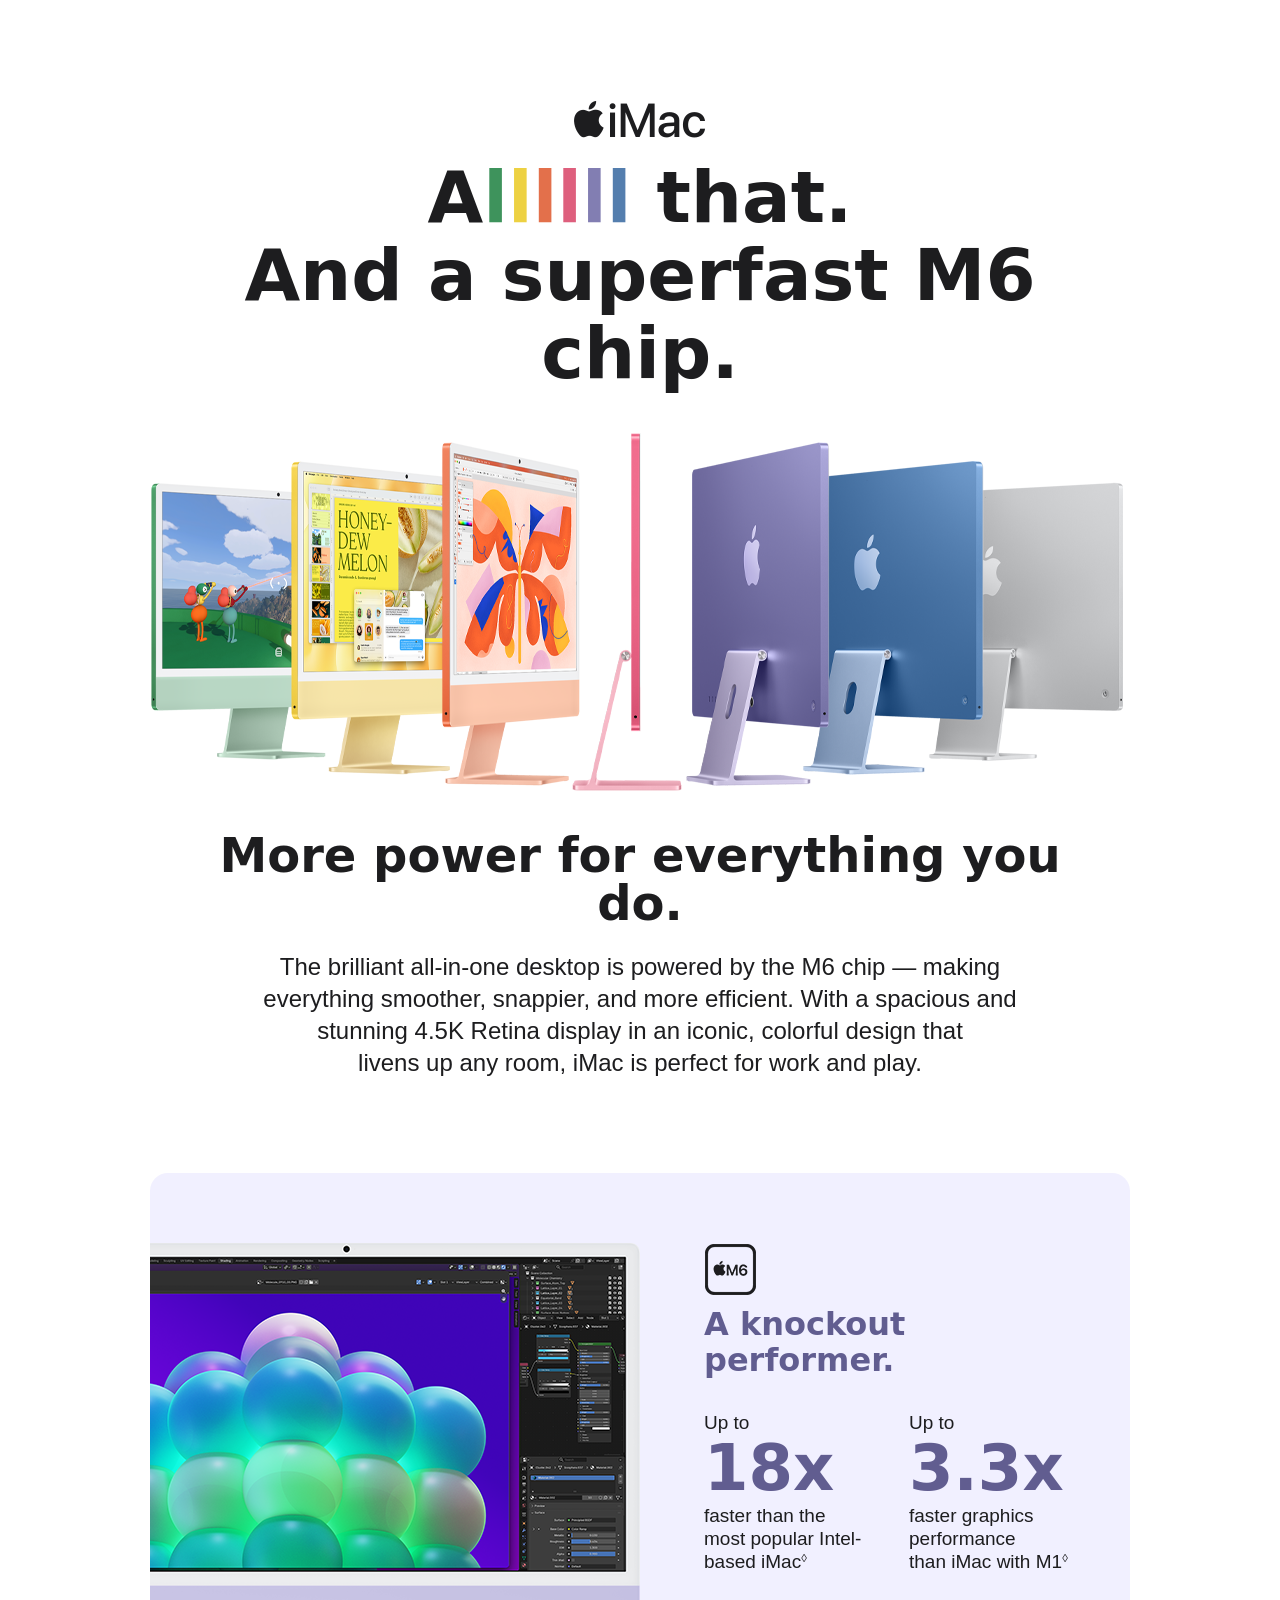
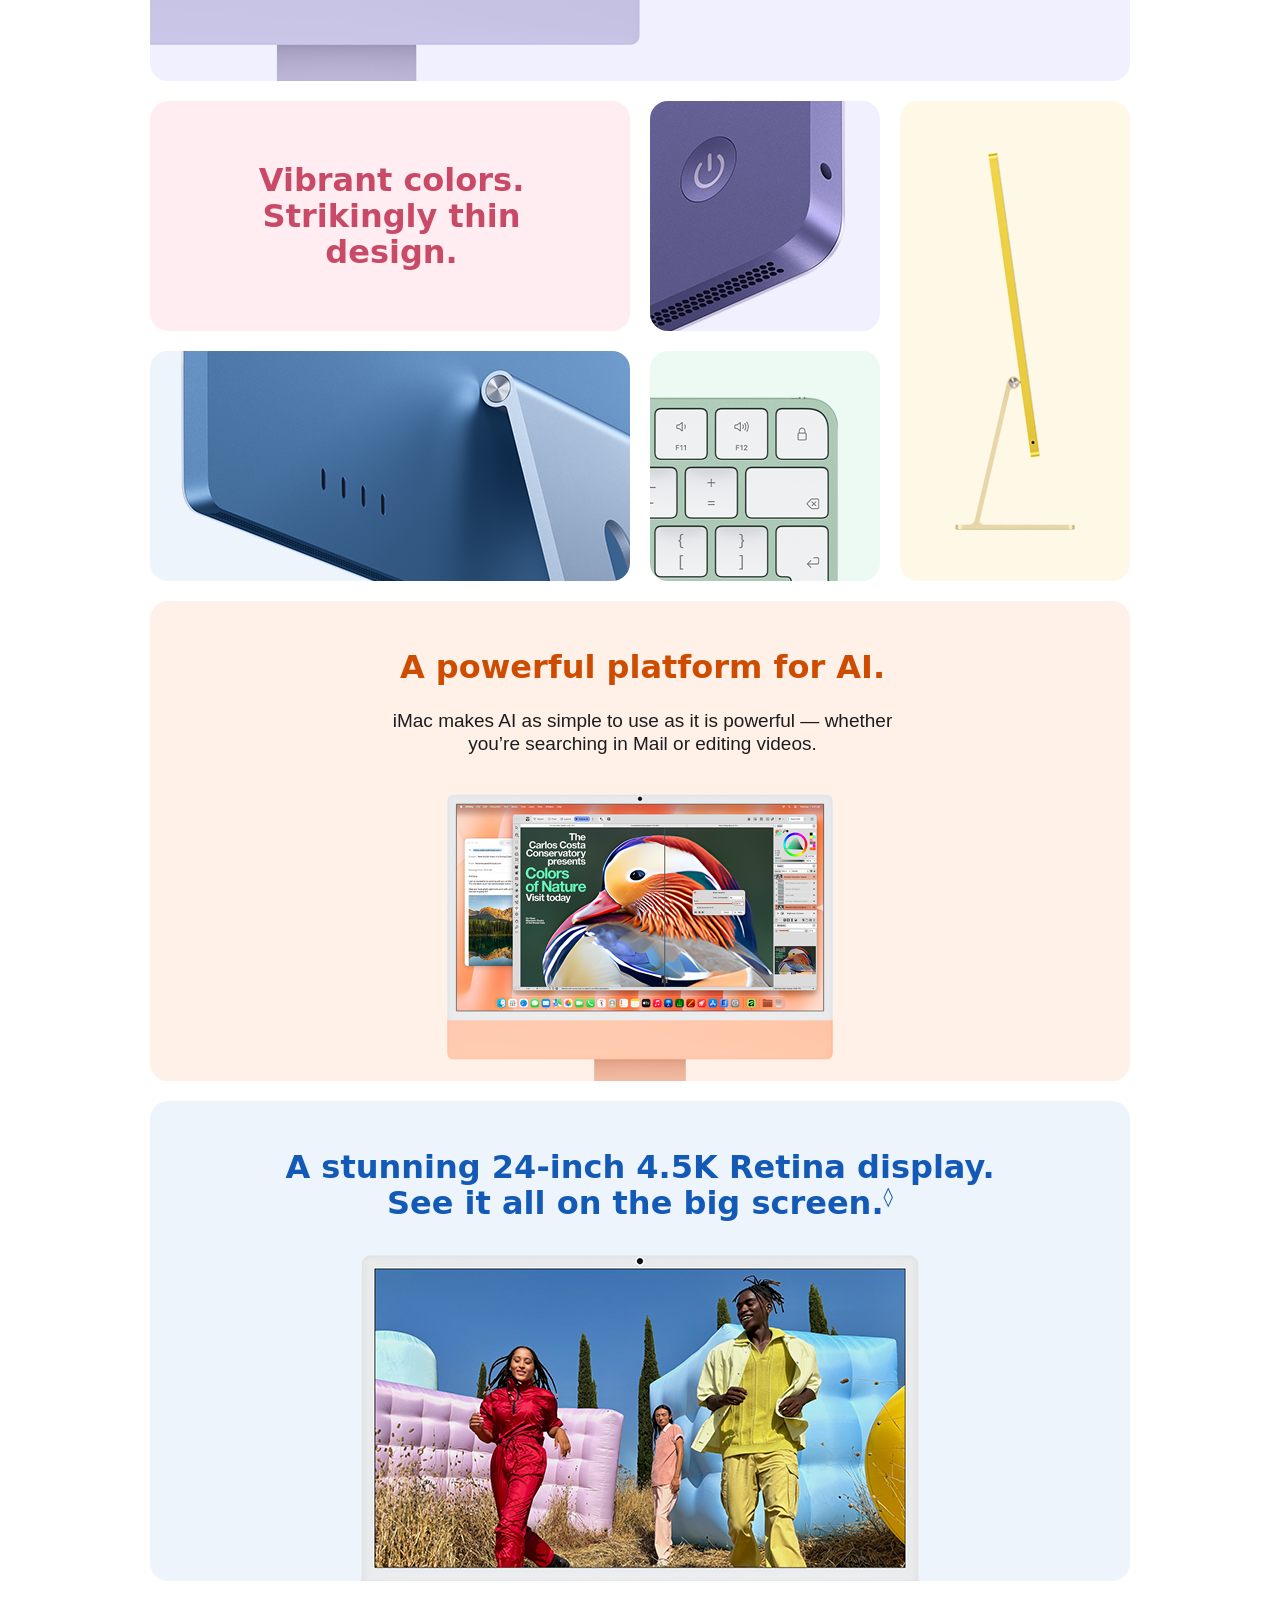
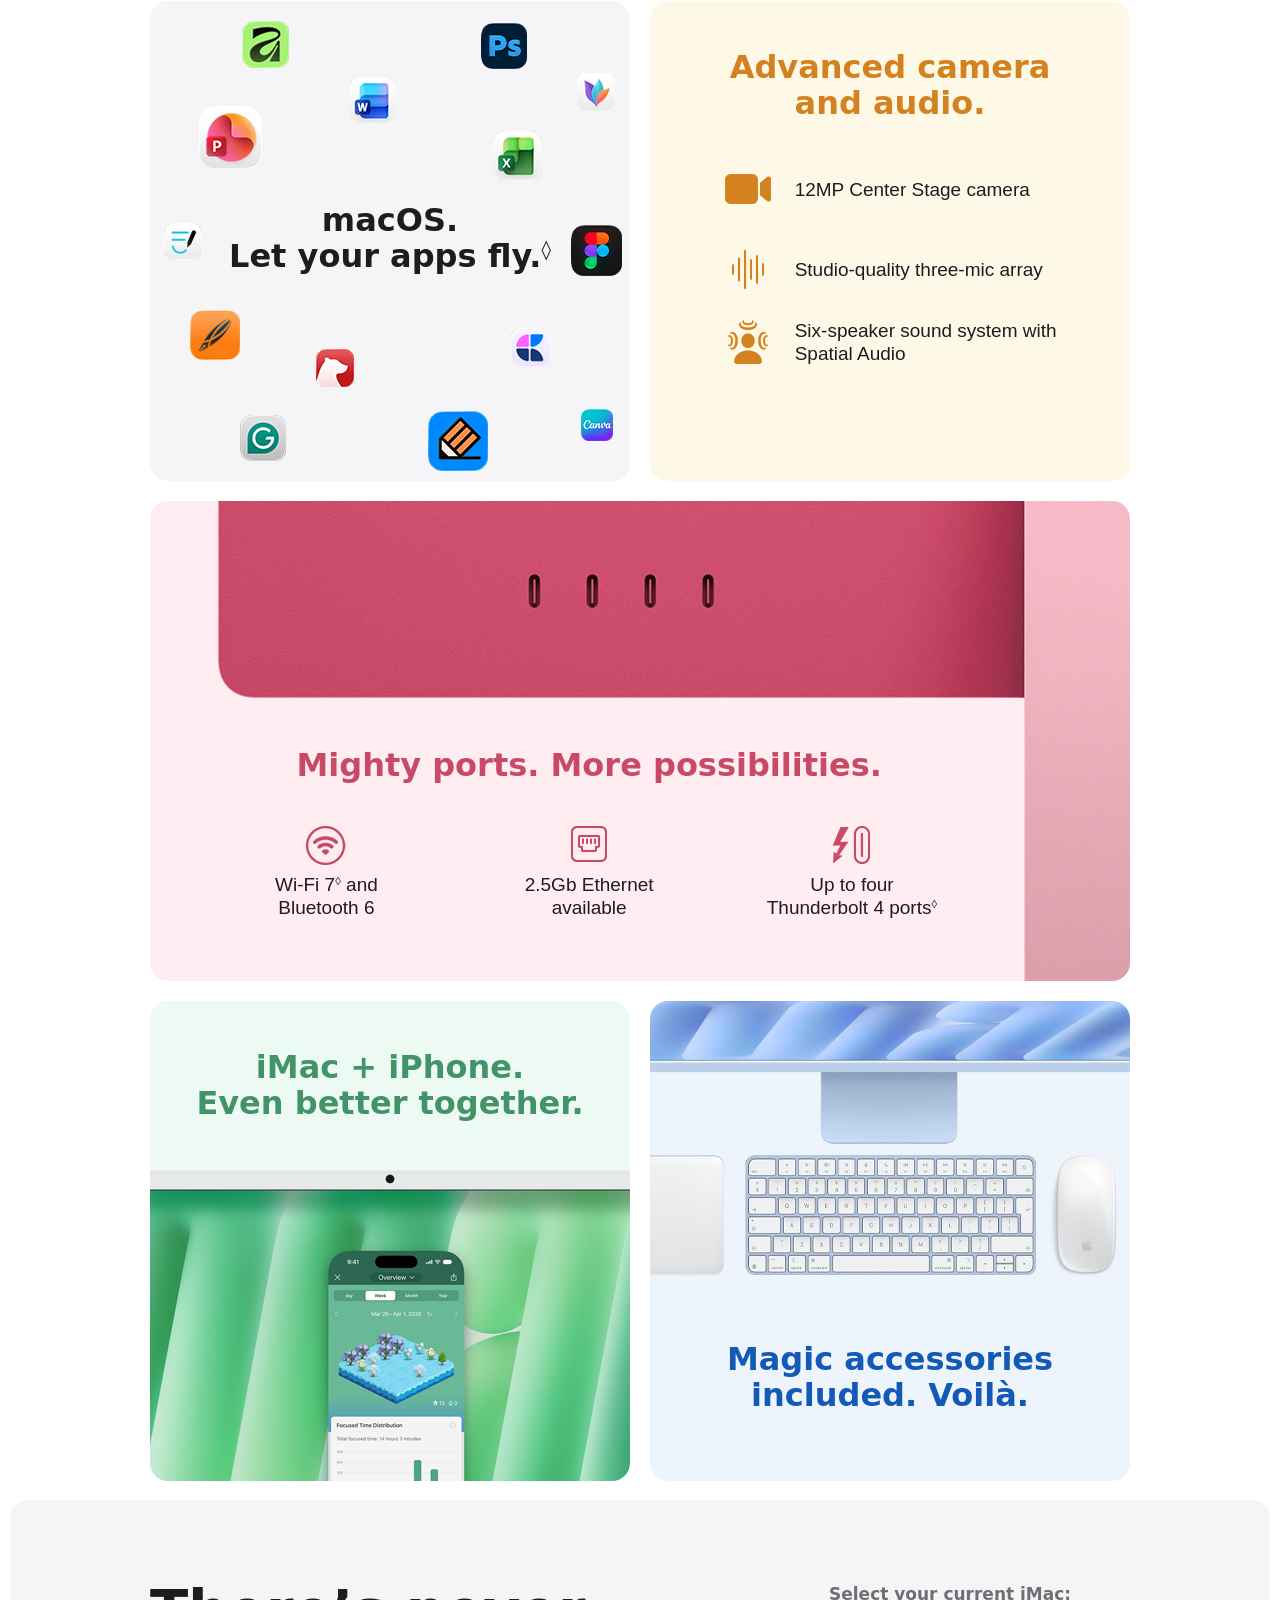
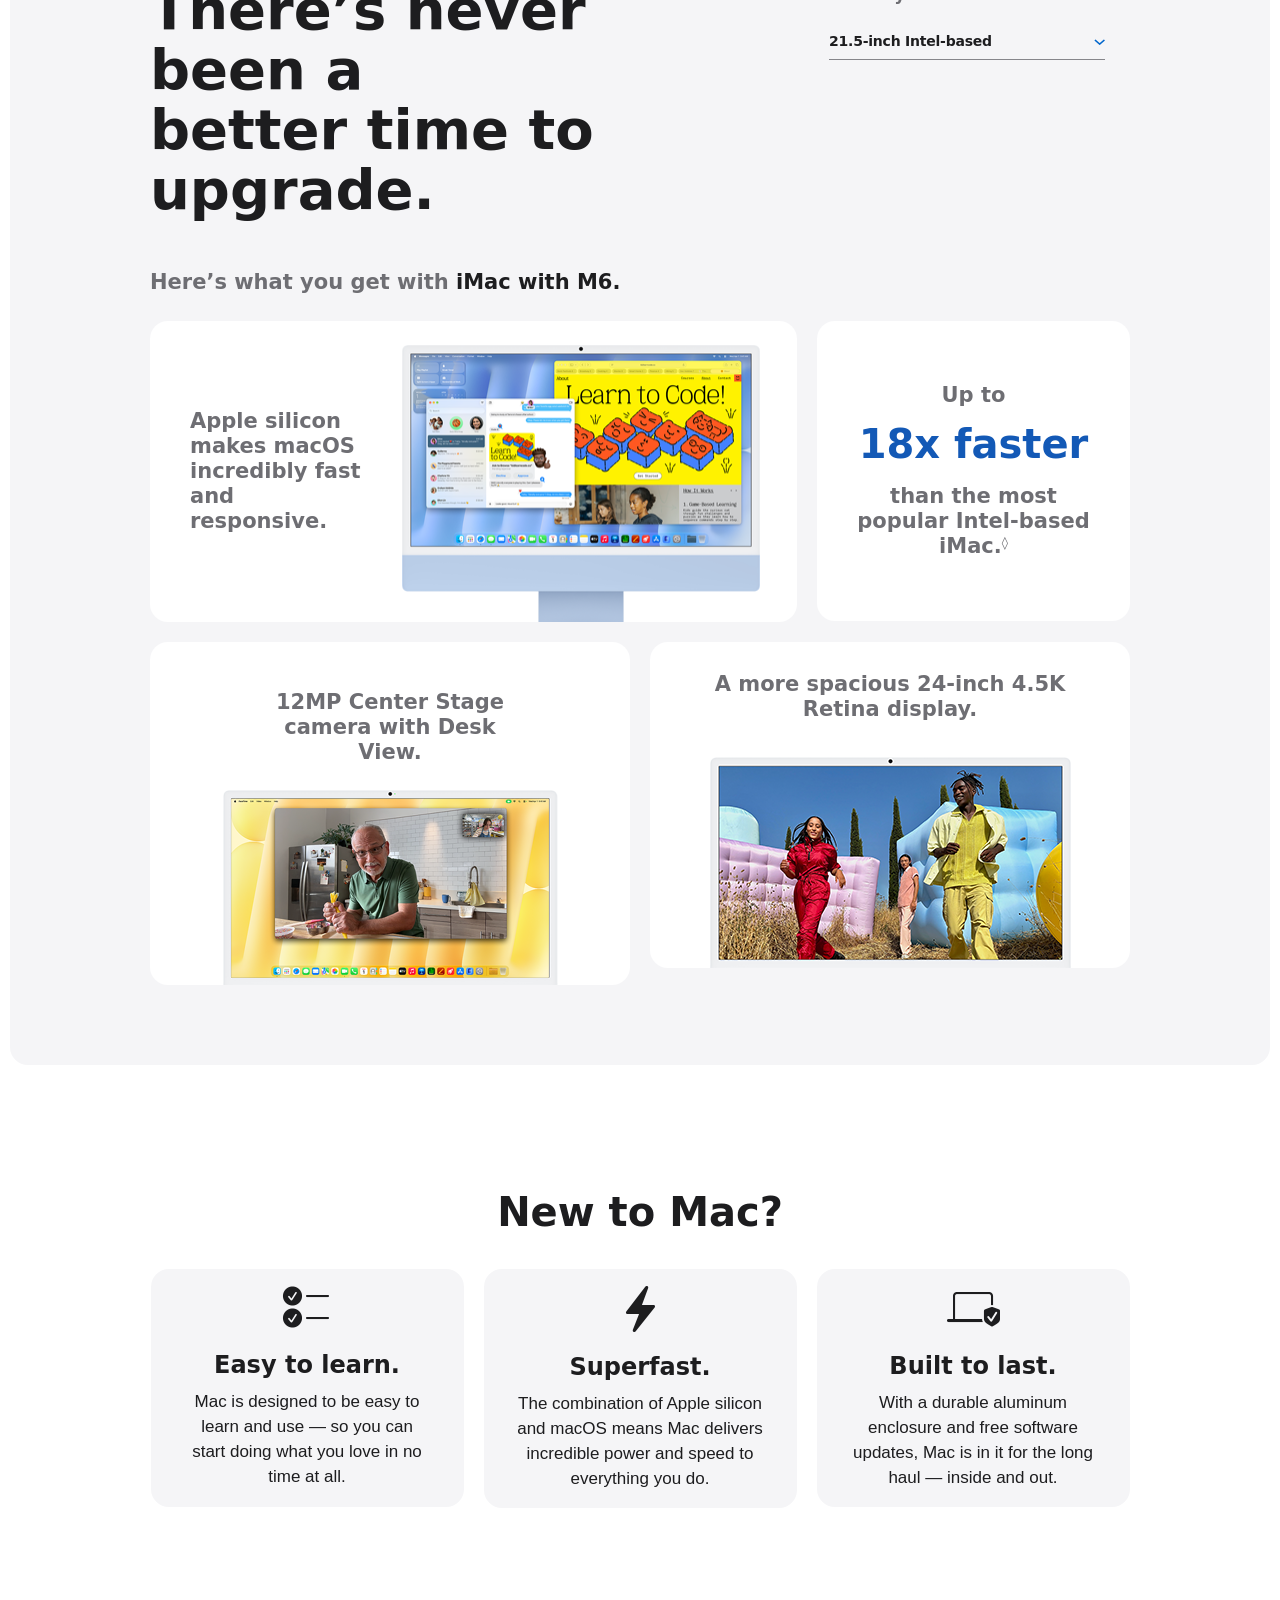
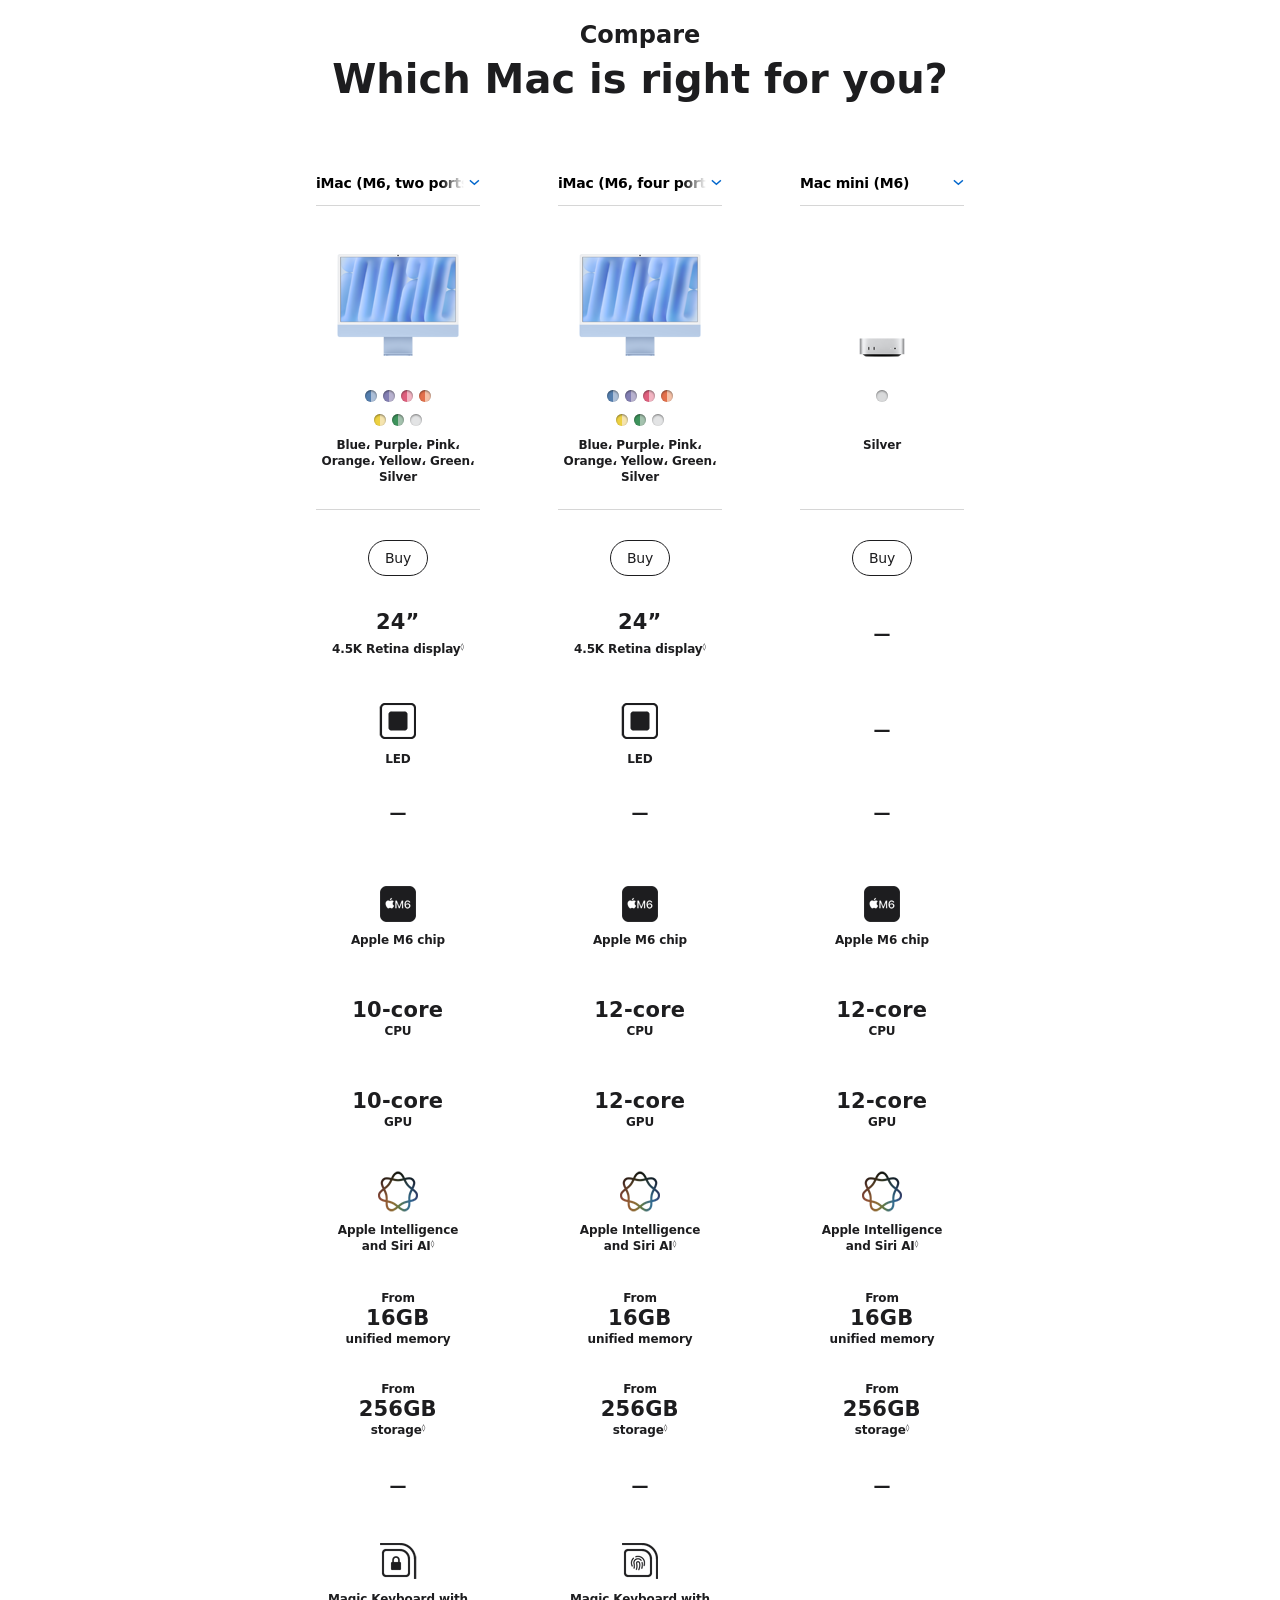
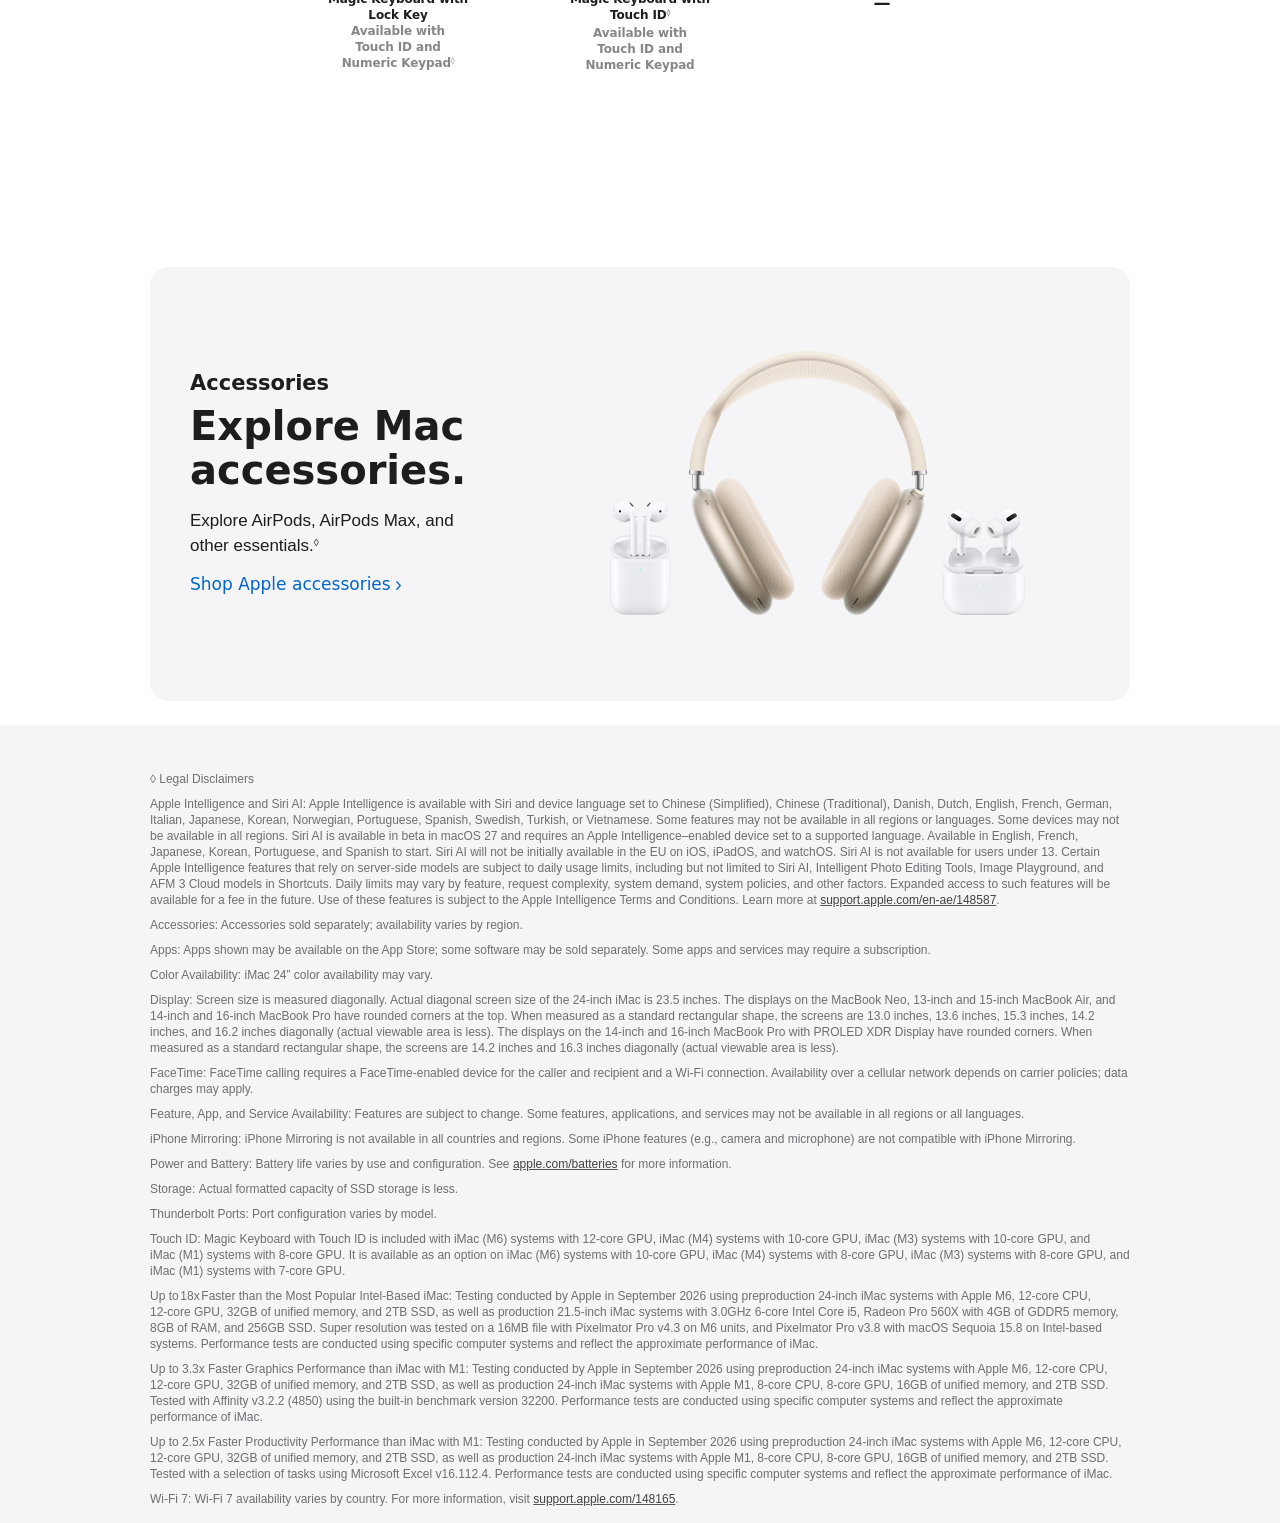
<file: index.html>
<!DOCTYPE html><html lang="en-AE"><head>
  <style>
    html:not(.scroll-ready) {
      visibility: hidden;
    }
  </style>
  <script>
    "scrollRestoration" in history && (history.scrollRestoration = "auto");
  </script>
  <meta charset="UTF-8">
  <meta name="viewport" content="width=device-width,initial-scale=1,maximum-scale=1,viewport-fit=cover">
  <meta content="build:version" version="24" plugin="1.2.8">
  <!--BEGIN > CHANNEL STYLES -->
  <link rel="stylesheet" type="text/css" href="./styles/channel.css">
  <!--END > CHANNEL STYLES -->
  <noscript><style>
      html {
        visibility: visible !important;
      }
    </style></noscript>
  <script>
    requestAnimationFrame(function () {
      document.documentElement.classList.add("scroll-ready");
    });
  </script>
</head>
<body>
  <div class="channel-html g3C2B89">
    <!--BEGIN > FIXED | HERO-->
    <div class="section o0D6DEB theme-light">
      <div class="section-content">
        <div class="row t3379E5">
          <span class="column yC27179 large-12"><h2>
              <figure class="responsive-image channel-picture has-large has-medium has-small">
                <img class="image c391FEA image-large is-largest" alt="iMac" loading="lazy" srcset="./images/logo_hero_large.png, ./images/logo_hero_large_2x.png 2x" src="./images/logo_hero_large.png"><img class="image c391FEA image-medium" alt="iMac" loading="lazy" srcset="./images/logo_hero_medium.png, ./images/logo_hero_medium_2x.png 2x" src="./images/logo_hero_medium.png"><img class="image c391FEA image-small" alt="iMac" loading="lazy" srcset="./images/logo_hero_small.png, ./images/logo_hero_small_2x.png 2x" src="./images/logo_hero_small.png">
              </figure>
            </h2>
            <p class="copy m52DC6A channel-custom-font-custom-hero-headline" style="--focus-color: rgba(0, 125, 250, 0.6)">A<span style="color: #3e935c">l</span><span style="color: #edd142">l</span><span style="color: #e3704b">l</span><span style="color: #de5f7d">l</span><span style="color: #827eb2">l</span><span style="color: #547eae">l</span> that.<br>And a superfast M6 chip.</p></span>
          <div class="column GwqcSyqn large-12">
            <span><figure class="responsive-image channel-picture has-large has-medium has-small">
                <img class="image UEFOvQoP image-large is-largest" alt="Seven iMac models in colors green, yellow, orange, pink, purple, blue, and silver, unfolding into an accordion arrangement" loading="lazy" srcset="./images/hero_large.png, ./images/hero_large_2x.png 2x" src="./images/hero_large.png"><img class="image UEFOvQoP image-medium" alt="Seven iMac models in colors green, yellow, orange, pink, purple, blue, and silver, unfolding into an accordion arrangement" loading="lazy" srcset="./images/hero_medium.png, ./images/hero_medium_2x.png 2x" src="./images/hero_medium.png"><img class="image UEFOvQoP image-small" alt="Seven iMac models in colors green, yellow, orange, pink, purple, blue, and silver, unfolding into an accordion arrangement" loading="lazy" srcset="./images/hero_small.png, ./images/hero_small_2x.png 2x" src="./images/hero_small.png"></figure></span>
          </div>
          <span class="column uGJUlLuh large-12"><p class="copy NdXEaYxk channel-custom-font-custom-hero-subhead" style="--focus-color: rgba(0, 125, 250, 0.6)">More power for everything you do.</p>
            <p class="copy mDLMNPpU channel-custom-font-custom-hero-body" style="--focus-color: rgba(0, 125, 250, 0.6)">
              The brilliant all-in-one desktop is&nbsp;powered by the M6 chip — making everything smoother, snappier, and more efficient. With a spacious and stunning 4.5K Retina&nbsp;display in an iconic, colorful design that livens&nbsp;up&nbsp;any room, iMac is perfect for work&nbsp;and play.
            </p>
            
        </div>
      </div>
    </div>
    <!--END > FIXED | HERO--><!--BEGIN > FIXED | BENTO-->
    <div class="section y58B835 theme-light">
      <div class="section-content">
        <div class="row hCCA7BD">
          <div class="column s3C8B3D large-12">
            <ul class="zC84AB7" role="list" aria-label="More reasons to love iMac with M6 chip">
              <li class="sebDuDzC" role="listitem">
                <div class="row GqYaOCsH large-display-bleed medium-display-bleed small-display-bleed">
                  <div class="column BxHnremo large-12">
                    <div class="bento-box pcBSCUnc">
                      <span class="bentobox-item dgIPrUwT"><div class="row AbLvvRyY medium-display-bleed small-display-bleed">
                          <div class="column jXFEzmyf large-6 medium-6 small-12">
                            <span><figure class="responsive-image channel-picture has-large has-medium has-small">
                                <img class="image VihKOFmA image-large is-largest" alt="iMac, front exterior, purple color, displaying a colorful bubble structure in an image editing app" loading="lazy" srcset="./images/performance_large.png, ./images/performance_large_2x.png 2x" src="./images/performance_large.png"><img class="image VihKOFmA image-medium" alt="iMac, front exterior, purple color, displaying a colorful bubble structure in an image editing app" loading="lazy" srcset="./images/performance_medium.png, ./images/performance_medium_2x.png 2x" src="./images/performance_medium.png"><img class="image VihKOFmA image-small" alt="iMac, front exterior, purple color, displaying a colorful bubble structure in an image editing app" loading="lazy" srcset="./images/performance_small.png, ./images/performance_small_2x.png 2x" src="./images/performance_small.png"></figure></span>
                          </div>
                          <div class="column mZjqzPzB large-6 small-12">
                            <span><figure class="responsive-image channel-picture has-large has-medium has-small">
                                <img class="image lbryVVzI image-large is-largest" alt="M6 chip" loading="lazy" srcset="./images/icon_performance_chip_m6_super_large.png, ./images/icon_performance_chip_m6_super_large_2x.png 2x" src="./images/icon_performance_chip_m6_super_large.png"><img class="image lbryVVzI image-medium" alt="M6 chip" loading="lazy" srcset="./images/icon_performance_chip_m6_super_medium.png, ./images/icon_performance_chip_m6_super_medium_2x.png 2x" src="./images/icon_performance_chip_m6_super_medium.png"><img class="image lbryVVzI image-small" alt="M6 chip" loading="lazy" srcset="./images/icon_performance_chip_m6_super_small.png, ./images/icon_performance_chip_m6_super_small_2x.png 2x" src="./images/icon_performance_chip_m6_super_small.png"></figure></span>
                            <p class="copy FenNIUye channel-custom-font-custom-bento-headline" style="--focus-color: rgba(0, 125, 250, 0.6)">A knockout performer.</p>
                            <div class="row QXzUaBwL large-display-bleed medium-display-bleed small-display-bleed">
                              <div class="column dAjQRlwt large-6 medium-6">
                                <p class="copy WJLYvpmF channel-custom-font-custom-bento-body" style="--focus-color: rgba(0, 125, 250, 0.6)">Up to</p>
                                <p class="copy HzCiBJuH channel-custom-font-custom-bento-stat" style="--focus-color: rgba(0, 125, 250, 0.6)">18x</p>
                                <p class="copy mxKKCOoo channel-custom-font-custom-bento-body" style="--focus-color: rgba(0, 125, 250, 0.6)">faster than the most popular Intel-based iMac<sup aria-hidden="true" style="vertical-align: bottom; top: -0.3em">◊</sup> <span class="visuallyhidden" style="white-space: nowrap">Refer to legal disclaimers.</span></p>
                              </div>
                              <div class="column QdOBYiAl large-6">
                                <p class="copy JYIwoWmE channel-custom-font-custom-bento-body" style="--focus-color: rgba(0, 125, 250, 0.6)">Up to</p>
                                <p class="copy aWThjkpI channel-custom-font-custom-bento-stat" style="--focus-color: rgba(0, 125, 250, 0.6)">3.3x</p>
                                <p class="copy rBOiheqy channel-custom-font-custom-bento-body" style="--focus-color: rgba(0, 125, 250, 0.6)">faster graphics performance than&nbsp;iMac with M1<sup aria-hidden="true" style="vertical-align: bottom; top: -0.3em">◊</sup> <span class="visuallyhidden" style="white-space: nowrap">Refer to legal disclaimers.</span></p>
                              </div>
                            </div>
                          </div>
                        </div></span>
                    </div>
                  </div>
                </div>
              </li>
              <li class="l6AB82B" role="listitem">
                <div class="row a1963EE large-display-bleed medium-display-bleed small-display-bleed">
                  <div class="column jB32378 large-12">
                    <div class="bento-box j4C731D">
                      <span class="bentobox-item nFA754D"><div class="row a7491CB large-display-bleed medium-display-bleed small-display-bleed">
                          <div class="column f39D765 large-12">
                            <p class="copy c992BDB channel-custom-font-custom-bento-headline" style="--focus-color: rgba(0, 125, 250, 0.6)">Vibrant colors.<br>Strikingly thin design.</p>
                          </div>
                        </div></span>
                    </div>
                  </div>
                </div>
                <div class="row kYHWpgtt large-display-bleed medium-display-bleed small-display-bleed">
                  <div class="column tMShFuzi large-12">
                    <div class="bento-box xZpOGeoy">
                      <span class="bentobox-item AyAMnsuJ"><div class="row xhGUpRnF large-display-bleed medium-display-bleed small-display-bleed">
                          <div class="column HzpLcEnH large-12">
                            <span><figure class="responsive-image channel-picture has-large has-medium has-small">
                                <img class="image npiaofnd image-large is-largest" alt="iMac, rear exterior, blue color, four Thunderbolt 4 ports" loading="lazy" srcset="./images/color_blue_large.png, ./images/color_blue_large_2x.png 2x" src="./images/color_blue_large.png"><img class="image npiaofnd image-medium" alt="iMac, rear exterior, blue color, four Thunderbolt 4 ports" loading="lazy" srcset="./images/color_blue_medium.png, ./images/color_blue_medium_2x.png 2x" src="./images/color_blue_medium.png"><img class="image npiaofnd image-small" alt="iMac, rear exterior, blue color, four Thunderbolt 4 ports" loading="lazy" srcset="./images/color_blue_small.png, ./images/color_blue_small_2x.png 2x" src="./images/color_blue_small.png"></figure></span>
                          </div></div></span>
                    </div>
                  </div>
                </div>
              </li>
              <li class="j2ACCA6" role="listitem">
                <div class="row wA5DA46 large-display-bleed medium-display-bleed small-display-bleed">
                  <div class="column q5DA7F7 large-12">
                    <div class="bento-box z187A70">
                      <span class="bentobox-item w934F87"><div class="row z22F524 large-display-bleed medium-display-bleed small-display-bleed">
                          <div class="column iEBCE49 large-12">
                            <span><figure class="responsive-image channel-picture has-large has-medium has-small">
                                <img class="image VeIDRCzY image-large is-largest" alt="iMac, rear exterior, purple color, features: power button, headphone jack, and speaker grille" loading="lazy" srcset="./images/color_purple_large.png, ./images/color_purple_large_2x.png 2x" src="./images/color_purple_large.png"><img class="image VeIDRCzY image-medium" alt="iMac, rear exterior, purple color, features: power button, headphone jack, and speaker grille" loading="lazy" srcset="./images/color_purple_medium.png, ./images/color_purple_medium_2x.png 2x" src="./images/color_purple_medium.png"><img class="image VeIDRCzY image-small" alt="iMac, rear exterior, purple color, features: power button, headphone jack, and speaker grille" loading="lazy" srcset="./images/color_purple_small.png, ./images/color_purple_small_2x.png 2x" src="./images/color_purple_small.png"></figure></span>
                          </div></div></span>
                    </div>
                  </div>
                </div>
                <div class="row HcLgVrAE large-display-bleed medium-display-bleed small-display-bleed">
                  <div class="column AXNDzQzq large-12">
                    <div class="bento-box pUXMNrwN">
                      <span class="bentobox-item NlqcnzsV"><div class="row ssjoYxzg large-display-bleed medium-display-bleed small-display-bleed">
                          <div class="column XcpfnlAK large-12">
                            <span><figure class="responsive-image channel-picture has-large has-medium has-small">
                                <img class="image iXRcHdzE image-large is-largest" alt="Magic Keyboard, top-right corner, green color, Touch ID , delete key, and volume function keys" loading="lazy" srcset="./images/color_green_large.png, ./images/color_green_large_2x.png 2x" src="./images/color_green_large.png"><img class="image iXRcHdzE image-medium" alt="Magic Keyboard, top-right corner, green color, Touch ID , delete key, and volume function keys" loading="lazy" srcset="./images/color_green_medium.png, ./images/color_green_medium_2x.png 2x" src="./images/color_green_medium.png"><img class="image iXRcHdzE image-small" alt="Magic Keyboard, top-right corner, green color, Touch ID , delete key, and volume function keys" loading="lazy" srcset="./images/color_green_small.png, ./images/color_green_small_2x.png 2x" src="./images/color_green_small.png"></figure></span>
                          </div></div></span>
                    </div>
                  </div>
                </div>
              </li>
              <li class="VtJQWFsk" role="listitem">
                <div class="row SxyqJlos large-display-bleed medium-display-bleed small-display-bleed">
                  <div class="column DrlBNFpU large-12">
                    <div class="bento-box mPrcdGou">
                      <span class="bentobox-item EHZVWmva"><div class="row eSCaYOvk large-display-bleed medium-display-bleed small-display-bleed">
                          <div class="column BaAOGvqH large-12">
                            <span><figure class="responsive-image channel-picture has-large has-medium has-small">
                                <img class="image kKUwbLtl image-large is-largest" alt="iMac, yellow color, side exterior" loading="lazy" srcset="./images/color_yellow_large.png, ./images/color_yellow_large_2x.png 2x" src="./images/color_yellow_large.png"><img class="image kKUwbLtl image-medium" alt="iMac, yellow color, side exterior" loading="lazy" srcset="./images/color_yellow_medium.png, ./images/color_yellow_medium_2x.png 2x" src="./images/color_yellow_medium.png"><img class="image kKUwbLtl image-small" alt="iMac, yellow color, side exterior" loading="lazy" srcset="./images/color_yellow_small.png, ./images/color_yellow_small_2x.png 2x" src="./images/color_yellow_small.png"></figure></span>
                          </div></div></span>
                    </div>
                  </div>
                </div>
              </li>
              <li class="m56738C" role="listitem">
                <div class="row jA57884 large-display-bleed medium-display-bleed small-display-bleed">
                  <div class="column o6167BD large-12">
                    <div class="bento-box y3BFB22">
                      <span class="bentobox-item h327F7D"><div class="row m729853 large-display-bleed medium-display-bleed small-display-bleed">
                          <div class="column c91A407 large-12">
                            <p class="copy g82E60E channel-custom-font-custom-bento-headline" style="--focus-color: rgba(0, 125, 250, 0.6)">A powerful platform&nbsp;for AI.</p>
                            <p class="copy GlqewLqH channel-custom-font-custom-bento-body" style="--focus-color: rgba(0, 125, 250, 0.6)">iMac makes AI as simple to use as&nbsp;it is powerful — whether <br/>you’re searching in Mail or editing videos.</p>
                          </div>
                          <div class="column vedFaMxE large-12">
                            <span><figure class="responsive-image channel-picture has-large has-medium has-small">
                                <img class="image YSRmzSqY image-large is-largest" alt="iMac, front exterior, orange color, displaying image editing app with AI tools, and Mail app in the background" loading="lazy" srcset="./images/imac_orange_large.png, ./images/imac_orange_large_2x.png 2x" src="./images/imac_orange_large.png"><img class="image YSRmzSqY image-medium" alt="iMac, front exterior, orange color, displaying image editing app with AI tools, and Mail app in the background" loading="lazy" srcset="./images/imac_orange_medium.png, ./images/imac_orange_medium_2x.png 2x" src="./images/imac_orange_medium.png"><img class="image YSRmzSqY image-small" alt="iMac, front exterior, orange color, displaying image editing app with AI tools, and Mail app in the background" loading="lazy" srcset="./images/imac_orange_small.png, ./images/imac_orange_small_2x.png 2x" src="./images/imac_orange_small.png"></figure></span>
                          </div></div></span>
                    </div>
                  </div>
                </div>
              </li>
              <li class="wxqciDzw" role="listitem">
                <div class="row LgRfsqAX large-display-bleed medium-display-bleed small-display-bleed">
                  <div class="column sMnSKWqK large-12">
                    <div class="bento-box qbfBFrvn">
                      <span class="bentobox-item eAJkbWrw"><div class="row HCBBwTsd medium-display-bleed small-display-bleed">
                          <div class="column nmKxdNsO large-12">
                            <p class="copy YlsUWNuT channel-custom-font-custom-bento-headline" style="--focus-color: rgba(0, 125, 250, 0.6)">A stunning 24-inch 4.5K Retina&nbsp;display.<br>See it all on the big&nbsp;screen.<sup aria-hidden="true" style="vertical-align: bottom; top: -0.3em">◊</sup> <span class="visuallyhidden" style="white-space: nowrap">Refer to legal disclaimers.</span></p>
                          </div>
                          <div class="column DJNbhypx large-12">
                            <span><figure class="responsive-image channel-picture has-large has-medium has-small">
                                <img class="image vtIsHtuy image-large is-largest" alt="Three people in bright outfits, surrounded by colorful inflatable shapes" loading="lazy" srcset="./images/retina_display_large.png, ./images/retina_display_large_2x.png 2x" src="./images/retina_display_large.png"><img class="image vtIsHtuy image-medium" alt="Three people in bright outfits, surrounded by colorful inflatable shapes" loading="lazy" srcset="./images/retina_display_medium.png, ./images/retina_display_medium_2x.png 2x" src="./images/retina_display_medium.png"><img class="image vtIsHtuy image-small" alt="Three people in bright outfits, surrounded by colorful inflatable shapes" loading="lazy" srcset="./images/retina_display_small.png, ./images/retina_display_small_2x.png 2x" src="./images/retina_display_small.png"></figure></span>
                          </div></div></span>
                    </div>
                  </div>
                </div>
              </li>
              <li class="gUZmfRrz" role="listitem">
                <div class="row QpKoXNXp large-display-bleed medium-display-bleed small-display-bleed large-hide medium-hide small-show">
                  <div class="column AzbQdDnY large-12">
                    <div class="bento-box zoqvMtIN">
                      <span class="bentobox-item RwYznsKm"><div class="row rxGzfUoB large-display-bleed medium-display-bleed small-display-bleed">
                          <div class="column UpAwIyJp large-12">
                            <p class="copy gskuNmZx channel-custom-font-custom-bento-headline" style="--focus-color: rgba(0, 125, 250, 0.6)">Advanced camera<br>and audio.</p>
                            <div class="row FjJjhAVz large-display-bleed medium-display-bleed small-display-bleed">
                              <div class="column hMaLHiSl large-12">
                                <div class="row ZzgHnCEW large-display-bleed medium-display-bleed small-display-bleed">
                                  <div class="column IcCBxiMf large-2 medium-3">
                                    <span><figure class="responsive-image channel-picture has-large has-medium has-small" aria-hidden="true">
                                        <img class="image JHfdWjyq image-large is-largest" alt="" loading="lazy" srcset="./images/icon_advanced_video_fill_elevated_large.png, ./images/icon_advanced_video_fill_elevated_large_2x.png 2x" src="./images/icon_advanced_video_fill_elevated_large.png"><img class="image JHfdWjyq image-medium" alt="" loading="lazy" srcset="./images/icon_advanced_video_fill_elevated_medium.png, ./images/icon_advanced_video_fill_elevated_medium_2x.png 2x" src="./images/icon_advanced_video_fill_elevated_medium.png"><img class="image JHfdWjyq image-small" alt="" loading="lazy" srcset="./images/icon_advanced_video_fill_elevated_small.png, ./images/icon_advanced_video_fill_elevated_small_2x.png 2x" src="./images/icon_advanced_video_fill_elevated_small.png"></figure></span>
                                  </div>
                                  <div class="column elKtfzxN large-10 medium-9"><p class="copy nSPMNzzZ channel-custom-font-custom-bento-body" style="--focus-color: rgba(0, 125, 250, 0.6)">12MP&nbsp;Center Stage camera</p></div>
                                </div>
                              </div>
                              <div class="column hqLVDqaF large-12">
                                <div class="row kWeGhjrI large-display-bleed medium-display-bleed small-display-bleed">
                                  <div class="column VERGPDUU large-2 medium-3">
                                    <span><figure class="responsive-image channel-picture has-large has-medium has-small" aria-hidden="true">
                                        <img class="image jFVxKGDv image-large is-largest" alt="" loading="lazy" srcset="./images/icon_advanced_waveform__elevated_large.png, ./images/icon_advanced_waveform__elevated_large_2x.png 2x" src="./images/icon_advanced_waveform__elevated_large.png"><img class="image jFVxKGDv image-medium" alt="" loading="lazy" srcset="./images/icon_advanced_waveform__elevated_medium.png, ./images/icon_advanced_waveform__elevated_medium_2x.png 2x" src="./images/icon_advanced_waveform__elevated_medium.png"><img class="image jFVxKGDv image-small" alt="" loading="lazy" srcset="./images/icon_advanced_waveform__elevated_small.png, ./images/icon_advanced_waveform__elevated_small_2x.png 2x" src="./images/icon_advanced_waveform__elevated_small.png"></figure></span>
                                  </div>
                                  <div class="column AxQwggbd large-10 medium-9"><p class="copy IopOyzUU channel-custom-font-custom-bento-body" style="--focus-color: rgba(0, 125, 250, 0.6)">Studio‑quality three‑mic array</p></div>
                                </div>
                              </div>
                              <div class="column HjlqnjoK large-12">
                                <div class="row fTmJiwEh large-display-bleed medium-display-bleed small-display-bleed">
                                  <div class="column CfRXgRnL large-2 medium-3">
                                    <span><figure class="responsive-image channel-picture has-large has-medium has-small" aria-hidden="true">
                                        <img class="image ANsKGcCq image-large is-largest" alt="" loading="lazy" srcset="./images/icon_advanced_person_spatialaudio_elevated_large.png, ./images/icon_advanced_person_spatialaudio_elevated_large_2x.png 2x" src="./images/icon_advanced_person_spatialaudio_elevated_large.png"><img class="image ANsKGcCq image-medium" alt="" loading="lazy" srcset="./images/icon_advanced_person_spatialaudio_elevated_medium.png, ./images/icon_advanced_person_spatialaudio_elevated_medium_2x.png 2x" src="./images/icon_advanced_person_spatialaudio_elevated_medium.png"><img class="image ANsKGcCq image-small" alt="" loading="lazy" srcset="./images/icon_advanced_person_spatialaudio_elevated_small.png, ./images/icon_advanced_person_spatialaudio_elevated_small_2x.png 2x" src="./images/icon_advanced_person_spatialaudio_elevated_small.png"></figure></span>
                                  </div>
                                  <div class="column hfkTJqAs large-10 medium-9"><p class="copy dHDteitS channel-custom-font-custom-bento-body" style="--focus-color: rgba(0, 125, 250, 0.6)">Six‑speaker sound system with Spatial&nbsp;Audio</p></div>
                                </div>
                              </div>
                            </div>
                          </div>
                        </div></span>
                    </div>
                  </div>
                </div>
              </li>
              <li class="f8B94DB" role="listitem">
                <div class="row w9B812C large-display-bleed medium-display-bleed small-display-bleed">
                  <div class="column h29B73B large-12">
                    <div class="bento-box y65C596">
                      <span class="bentobox-item rFA5790"><div class="row iC9DE4B large-display-bleed medium-display-bleed small-display-bleed">
                          <div class="column CxCgyknT large-12">
                            <span><figure class="responsive-image channel-picture has-large has-medium has-small">
                                <img class="image MoypKSyt image-large is-largest" alt="Various app icons floating on screen, including Microsoft Word, Adobe Photoshop, Canva, and Figma" loading="lazy" srcset="./images/macOS_apps_top_large.png, ./images/macOS_apps_top_large_2x.png 2x" src="./images/macOS_apps_top_large.png"><img class="image MoypKSyt image-medium" alt="Various app icons floating on screen, including Microsoft Word, Adobe Photoshop, Canva, and Figma" loading="lazy" srcset="./images/macOS_apps_top_medium.png, ./images/macOS_apps_top_medium_2x.png 2x" src="./images/macOS_apps_top_medium.png"><img class="image MoypKSyt image-small" alt="Various app icons floating on screen, including Microsoft Word, Adobe Photoshop, Canva, and Figma" loading="lazy" srcset="./images/macOS_apps_top_small.png, ./images/macOS_apps_top_small_2x.png 2x" src="./images/macOS_apps_top_small.png"></figure></span>
                          </div>
                          <div class="column c9594D3 large-12">
                            <p class="copy n2DBA04 channel-custom-font-custom-bento-headline" style="--focus-color: rgba(0, 125, 250, 0.6)">macOS.<br>Let your apps fly.<sup aria-hidden="true" style="vertical-align: bottom; top: -0.3em">◊</sup> <span class="visuallyhidden" style="white-space: nowrap">Refer to legal disclaimers.</span></p>
                          </div>
                          <div class="column mOqsPlnD large-12">
                            <span><figure class="responsive-image channel-picture has-large has-medium has-small" aria-hidden="true">
                                <img class="image bBMcuSuG image-large is-largest" alt="" loading="lazy" srcset="./images/macOS_apps_bottom_large.png, ./images/macOS_apps_bottom_large_2x.png 2x" src="./images/macOS_apps_bottom_large.png"><img class="image bBMcuSuG image-medium" alt="" loading="lazy" srcset="./images/macOS_apps_bottom_medium.png, ./images/macOS_apps_bottom_medium_2x.png 2x" src="./images/macOS_apps_bottom_medium.png"><img class="image bBMcuSuG image-small" alt="" loading="lazy" srcset="./images/macOS_apps_bottom_small.png, ./images/macOS_apps_bottom_small_2x.png 2x" src="./images/macOS_apps_bottom_small.png"></figure></span>
                          </div></div></span>
                    </div>
                  </div>
                </div>
              </li>
              <li class="o4066BF" role="listitem">
                <div class="row m5EC6FD large-display-bleed medium-display-bleed small-display-bleed large-show medium-show small-hide">
                  <div class="column u2CA5B9 large-12">
                    <div class="bento-box l2D24B8">
                      <span class="bentobox-item d8A2915"><div class="row w30A775 large-display-bleed medium-display-bleed small-display-bleed">
                          <div class="column yC09259 large-12">
                            <p class="copy iD55BDA channel-custom-font-custom-bento-headline" style="--focus-color: rgba(0, 125, 250, 0.6)">Advanced camera<br>and audio.</p>
                            <div class="row NszEKaqf large-display-bleed medium-display-bleed small-display-bleed">
                              <div class="column pHIDQHtN large-12">
                                <div class="row huLYFHxj large-display-bleed medium-display-bleed small-display-bleed">
                                  <div class="column zjRpoHtT large-2 medium-3">
                                    <span><figure class="responsive-image channel-picture has-large has-medium has-small" aria-hidden="true">
                                        <img class="image KEglTZqs image-large is-largest" alt="" loading="lazy" srcset="./images/icon_advanced_video_fill_elevated_large.png, ./images/icon_advanced_video_fill_elevated_large_2x.png 2x" src="./images/icon_advanced_video_fill_elevated_large.png"><img class="image KEglTZqs image-medium" alt="" loading="lazy" srcset="./images/icon_advanced_video_fill_elevated_medium.png, ./images/icon_advanced_video_fill_elevated_medium_2x.png 2x" src="./images/icon_advanced_video_fill_elevated_medium.png"><img class="image KEglTZqs image-small" alt="" loading="lazy" srcset="./images/icon_advanced_video_fill_elevated_small.png, ./images/icon_advanced_video_fill_elevated_small_2x.png 2x" src="./images/icon_advanced_video_fill_elevated_small.png"></figure></span>
                                  </div>
                                  <div class="column MRdnAynI large-10 medium-9"><p class="copy MtknrDBo channel-custom-font-custom-bento-body" style="--focus-color: rgba(0, 125, 250, 0.6)">12MP Center&nbsp;Stage camera</p></div>
                                </div>
                              </div>
                              <div class="column PdMKXEyK large-12">
                                <div class="row DRitwywA large-display-bleed medium-display-bleed small-display-bleed">
                                  <div class="column dwmkJomK large-2 medium-3">
                                    <span><figure class="responsive-image channel-picture has-large has-medium has-small" aria-hidden="true">
                                        <img class="image HEYvBFBJ image-large is-largest" alt="" loading="lazy" srcset="./images/icon_advanced_waveform__elevated_large.png, ./images/icon_advanced_waveform__elevated_large_2x.png 2x" src="./images/icon_advanced_waveform__elevated_large.png"><img class="image HEYvBFBJ image-medium" alt="" loading="lazy" srcset="./images/icon_advanced_waveform__elevated_medium.png, ./images/icon_advanced_waveform__elevated_medium_2x.png 2x" src="./images/icon_advanced_waveform__elevated_medium.png"><img class="image HEYvBFBJ image-small" alt="" loading="lazy" srcset="./images/icon_advanced_waveform__elevated_small.png, ./images/icon_advanced_waveform__elevated_small_2x.png 2x" src="./images/icon_advanced_waveform__elevated_small.png"></figure></span>
                                  </div>
                                  <div class="column nnhsiMxo large-10 medium-9"><p class="copy RTxjrJnN channel-custom-font-custom-bento-body" style="--focus-color: rgba(0, 125, 250, 0.6)">Studio‑quality three‑mic array</p></div>
                                </div>
                              </div>
                              <div class="column NKWWIGxI large-12">
                                <div class="row uKvhViuc large-display-bleed medium-display-bleed small-display-bleed">
                                  <div class="column eRqCMioW large-2 medium-3">
                                    <span><figure class="responsive-image channel-picture has-large has-medium has-small" aria-hidden="true">
                                        <img class="image BmLsgtwJ image-large is-largest" alt="" loading="lazy" srcset="./images/icon_advanced_person_spatialaudio_elevated_large.png, ./images/icon_advanced_person_spatialaudio_elevated_large_2x.png 2x" src="./images/icon_advanced_person_spatialaudio_elevated_large.png"><img class="image BmLsgtwJ image-medium" alt="" loading="lazy" srcset="./images/icon_advanced_person_spatialaudio_elevated_medium.png, ./images/icon_advanced_person_spatialaudio_elevated_medium_2x.png 2x" src="./images/icon_advanced_person_spatialaudio_elevated_medium.png"><img class="image BmLsgtwJ image-small" alt="" loading="lazy" srcset="./images/icon_advanced_person_spatialaudio_elevated_small.png, ./images/icon_advanced_person_spatialaudio_elevated_small_2x.png 2x" src="./images/icon_advanced_person_spatialaudio_elevated_small.png"></figure></span>
                                  </div>
                                  <div class="column RNtzyfud large-10 medium-9"><p class="copy bHLBhGvz channel-custom-font-custom-bento-body" style="--focus-color: rgba(0, 125, 250, 0.6)">Six-speaker sound system with Spatial&nbsp;Audio</p></div>
                                </div>
                              </div>
                            </div>
                          </div>
                        </div></span>
                    </div>
                  </div>
                </div>
              </li>
              <li class="ClAejruk" role="listitem">
                <div class="row bhoUpBzX large-display-bleed medium-display-bleed small-display-bleed">
                  <div class="column RruAlLxL large-12">
                    <div class="bento-box OOPDJDtW">
                      <span class="bentobox-item cHGHYVoJ"><div class="row FpULhNvY medium-display-bleed small-display-bleed">
                          <div class="column IBRQpFtq large-12">
                            <span><figure class="responsive-image channel-picture has-large has-medium has-small">
                                <img class="image rWsBeYBc image-large is-largest" alt="iMac, rear exterior, pink color, four Thunderbolt 4 ports" loading="lazy" srcset="./images/connectivity_red_large.png, ./images/connectivity_red_large_2x.png 2x" src="./images/connectivity_red_large.png"><img class="image rWsBeYBc image-medium" alt="iMac, rear exterior, pink color, four Thunderbolt 4 ports" loading="lazy" srcset="./images/connectivity_red_medium.png, ./images/connectivity_red_medium_2x.png 2x" src="./images/connectivity_red_medium.png"><img class="image rWsBeYBc image-small" alt="iMac, rear exterior, pink color, four Thunderbolt 4 ports" loading="lazy" srcset="./images/connectivity_red_small.png, ./images/connectivity_red_small_2x.png 2x" src="./images/connectivity_red_small.png"></figure></span>
                          </div>
                          <div class="column YPXfJjxC large-11 small-12">
                            <p class="copy AuUNxwyB channel-custom-font-custom-bento-headline" style="--focus-color: rgba(0, 125, 250, 0.6)">Mighty ports. More&nbsp;possibilities.</p>
                            <div class="row YqlcyPAk large-display-bleed medium-display-bleed small-display-bleed">
                              <div class="column AkyKsjqY large-4 small-12">
                                <div class="row oOpstaAv large-display-bleed medium-display-bleed small-display-bleed">
                                  <div class="column pEEhafoU large-12 small-3">
                                    <span><figure class="responsive-image channel-picture has-large has-medium has-small" aria-hidden="true">
                                        <img class="image mnFLTCvo image-large is-largest" alt="" loading="lazy" srcset="./images/icon_connectivity_wifi_circle_elevated_large.png, ./images/icon_connectivity_wifi_circle_elevated_large_2x.png 2x" src="./images/icon_connectivity_wifi_circle_elevated_large.png"><img class="image mnFLTCvo image-medium" alt="" loading="lazy" srcset="./images/icon_connectivity_wifi_circle_elevated_medium.png, ./images/icon_connectivity_wifi_circle_elevated_medium_2x.png 2x" src="./images/icon_connectivity_wifi_circle_elevated_medium.png"><img class="image mnFLTCvo image-small" alt="" loading="lazy" srcset="./images/icon_connectivity_wifi_circle_elevated_small.png, ./images/icon_connectivity_wifi_circle_elevated_small_2x.png 2x" src="./images/icon_connectivity_wifi_circle_elevated_small.png"></figure></span>
                                  </div>
                                  <div class="column vMGZgBzW large-12 small-9">
                                    <p class="copy eVOBAbwx channel-custom-font-custom-bento-body" style="--focus-color: rgba(0, 125, 250, 0.6)">Wi‑Fi 7<sup aria-hidden="true" style="vertical-align: bottom; top: -0.3em">◊</sup> <span class="visuallyhidden" style="white-space: nowrap">Refer to legal disclaimers.</span> and<br>Bluetooth 6</p>
                                  </div>
                                </div>
                              </div>
                              <div class="column ruxCtWnD large-4 small-12">
                                <div class="row kQXJDMtS large-display-bleed medium-display-bleed small-display-bleed">
                                  <div class="column eWigQExU large-12 small-3">
                                    <span><figure class="responsive-image channel-picture has-large has-medium has-small" aria-hidden="true">
                                        <img class="image ovGUoBoj image-large is-largest" alt="" loading="lazy" srcset="./images/icon_connectivity_port_ethernet_elevated_large.png, ./images/icon_connectivity_port_ethernet_elevated_large_2x.png 2x" src="./images/icon_connectivity_port_ethernet_elevated_large.png"><img class="image ovGUoBoj image-medium" alt="" loading="lazy" srcset="./images/icon_connectivity_port_ethernet_elevated_medium.png, ./images/icon_connectivity_port_ethernet_elevated_medium_2x.png 2x" src="./images/icon_connectivity_port_ethernet_elevated_medium.png"><img class="image ovGUoBoj image-small" alt="" loading="lazy" srcset="./images/icon_connectivity_port_ethernet_elevated_small.png, ./images/icon_connectivity_port_ethernet_elevated_small_2x.png 2x" src="./images/icon_connectivity_port_ethernet_elevated_small.png"></figure></span>
                                  </div>
                                  <div class="column EYyHTrBM large-12 small-9">
                                    <p class="copy uoNDofrS channel-custom-font-custom-bento-body" style="--focus-color: rgba(0, 125, 250, 0.6)">2.5Gb Ethernet available</p>
                                  </div>
                                </div>
                              </div>
                              <div class="column nVNxQZzw large-4 small-12">
                                <div class="row PWbQWNmB large-display-bleed medium-display-bleed small-display-bleed">
                                  <div class="column WpIiwzvR large-12 small-3">
                                    <span><figure class="responsive-image channel-picture has-large has-medium has-small" aria-hidden="true">
                                        <img class="image DsAgcxpn image-large is-largest" alt="" loading="lazy" srcset="./images/icon_connectivity_thunderbolt_and_port_usb_c_vertical_elevated_large.png, ./images/icon_connectivity_thunderbolt_and_port_usb_c_vertical_elevated_large_2x.png 2x" src="./images/icon_connectivity_thunderbolt_and_port_usb_c_vertical_elevated_large.png"><img class="image DsAgcxpn image-medium" alt="" loading="lazy" srcset="./images/icon_connectivity_thunderbolt_and_port_usb_c_vertical_elevated_medium.png, ./images/icon_connectivity_thunderbolt_and_port_usb_c_vertical_elevated_medium_2x.png 2x" src="./images/icon_connectivity_thunderbolt_and_port_usb_c_vertical_elevated_medium.png"><img class="image DsAgcxpn image-small" alt="" loading="lazy" srcset="./images/icon_connectivity_thunderbolt_and_port_usb_c_vertical_elevated_small.png, ./images/icon_connectivity_thunderbolt_and_port_usb_c_vertical_elevated_small_2x.png 2x" src="./images/icon_connectivity_thunderbolt_and_port_usb_c_vertical_elevated_small.png"></figure></span>
                                  </div>
                                  <div class="column QTPwLmAD large-12 small-9"><p class="copy RunQIIux channel-custom-font-custom-bento-body" style="--focus-color: rgba(0, 125, 250, 0.6)">Up to four Thunderbolt&nbsp;4&nbsp;ports<sup aria-hidden="true" style="vertical-align: bottom; top: -0.3em">◊</sup> <span class="visuallyhidden" style="white-space: nowrap">Refer to legal disclaimers.</span></p></div>
                                </div>
                              </div>
                            </div>
                          </div>
                        </div></span>
                    </div>
                  </div>
                </div>
              </li>
              <li class="SqIbDorW" role="listitem">
                <div class="row JtexTXxh large-display-bleed medium-display-bleed small-display-bleed">
                  <div class="column MIdOVmqb large-12">
                    <div class="bento-box QVVZzHsL">
                      <span class="bentobox-item tzfoufsM"><div class="row EMyrTatS large-display-bleed medium-display-bleed small-display-bleed">
                          <div class="column AuLQJBwI large-12">
                            <p class="copy iFAyNPoP channel-custom-font-custom-bento-headline" style="--focus-color: rgba(0, 125, 250, 0.6)">iMac + iPhone.<br>Even better together.</p>
                          </div>
                          <div class="column EmmAhjBR large-12">
                            <span><figure class="responsive-image channel-picture has-large has-medium has-small">
                                <img class="image lNldPBAJ image-large is-largest" alt="iPhone Mirroring feature demonstration. iPhone screen displaying Uber Eats app mirrored and controlled on iMac" loading="lazy" srcset="./images/pair_imac_iphone_large.png, ./images/pair_imac_iphone_large_2x.png 2x" src="./images/pair_imac_iphone_large.png"><img class="image lNldPBAJ image-medium" alt="iPhone Mirroring feature demonstration. iPhone screen displaying Uber Eats app mirrored and controlled on iMac" loading="lazy" srcset="./images/pair_imac_iphone_medium.png, ./images/pair_imac_iphone_medium_2x.png 2x" src="./images/pair_imac_iphone_medium.png"><img class="image lNldPBAJ image-small" alt="iPhone Mirroring feature demonstration. iPhone screen displaying Uber Eats app mirrored and controlled on iMac" loading="lazy" srcset="./images/pair_imac_iphone_small.png, ./images/pair_imac_iphone_small_2x.png 2x" src="./images/pair_imac_iphone_small.png"></figure></span>
                          </div></div></span>
                    </div>
                  </div>
                </div>
              </li>
              <li class="PDLTrMtT" role="listitem">
                <div class="row SAJLRmBM large-display-bleed medium-display-bleed small-display-bleed">
                  <div class="column oynKRxws large-12">
                    <div class="bento-box xKOsqMzF">
                      <span class="bentobox-item iOyltGnb"><div class="row iNStDtpW large-display-bleed medium-display-bleed small-display-bleed">
                          <div class="column MeLmlTqm large-12">
                            <span><figure class="responsive-image channel-picture has-large has-medium has-small">
                                <img class="image gRXtRDsz image-large is-largest" alt="Magic Keyboard with Touch ID, blue color, Magic Trackpad, and Magic Mouse" loading="lazy" srcset="./images/accessories_large.png, ./images/accessories_large_2x.png 2x" src="./images/accessories_large.png"><img class="image gRXtRDsz image-medium" alt="Magic Keyboard with Touch ID, blue color, Magic Trackpad, and Magic Mouse" loading="lazy" srcset="./images/accessories_medium.png, ./images/accessories_medium_2x.png 2x" src="./images/accessories_medium.png"><img class="image gRXtRDsz image-small" alt="Magic Keyboard with Touch ID, blue color, Magic Trackpad, and Magic Mouse" loading="lazy" srcset="./images/accessories_small.png, ./images/accessories_small_2x.png 2x" src="./images/accessories_small.png"></figure></span>
                          </div>
                          <div class="column JAuDjvrS large-12">
                            <p class="copy OEasbEwG channel-custom-font-custom-bento-headline" style="--focus-color: rgba(0, 125, 250, 0.6)">Magic accessories<br>included. Voilà.</p>
                          </div>
                        </div></span>
                    </div>
                  </div>
                </div>
              </li>
            </ul>
          </div>
        </div>
      </div>
    </div>
    <!--END > FIXED | BENTO--><!--BEGIN > FLEX | UPGRADERS-->
    <div class="section VivNgEzO theme-light">
      <div class="section-content">
        <div class="row GLEMPVAd large-display-bleed medium-display-bleed small-display-bleed">
          <div class="column ErsVTBuB large-12">
            <div class="bento-box ShEXOLnr">
              <div class="bentobox-item JtvpKBqw">
                <div class="row scnkPSyb large-display-bleed medium-display-bleed small-display-bleed">
                  <div class="column rUSuNinr large-7 medium-12 small-12">
                    <h2 class="copy pdRfXQzM channel-custom-font-custom-upgraders-headline" style="--focus-color: rgba(0, 125, 250, 0.6)">There’s never been a<br>better time to upgrade.</h2>
                  </div>
                  <div class="column RBVAeCqS large-7 medium-12 small-12">
                    <p class="copy iIWpQTyd channel-custom-font-custom-upgraders-body" style="--focus-color: rgba(0, 125, 250, 0.6)">Here’s what you get with <span style="color: #1d1d1f">iMac with M6.</span></p>
                  </div>
                  <div class="column jzxcaRnd small-12">
                    <div class="qRloPgAY upgrader-select-container">
                      <div class="inline-label-container"><label for="Upgraders-dropdown" class="dropdown-label channel-custom-font-custom-upgraders-dropdown">Select your current iMac:</label></div>
                      <div class="selector-element-gallery qRloPgAY">
                        <select data-group-id="product-name-dropdowns" id="Upgraders-dropdown" aria-controls="Upgraders-dropdown-item-215-inch-intel-based" class="gallery-select" autocomplete="off" style="--focus-color: rgba(0, 113, 227, 100%)">
                          <option value="21.5-inch Intel-based" data-option-id="item-215-inch-intel-based">21.5-inch Intel-based</option>
                          <option value="27-inch Intel-based" data-option-id="item-27-inch-intel-based">27-inch Intel-based</option>
                          <option value="24-inch with M1 " data-option-id="item-24-inch-with-m1">24-inch with M1</option></select><span class="selector-gallery-icon icon icon-chevrondown" aria-hidden="true"></span>
                      </div>
                    </div>
                  </div>
                  <div class="column BLciwftJ large-12">
                    <div data-gallery-position="item-215-inch-intel-based" id="Upgraders-dropdown-item-215-inch-intel-based" data-active-content="true" class="dropdown-content-container" data-gallery-group-id="product-name-dropdowns" aria-labelledby="Upgraders-dropdown">
                      <ul class="YWsdMipv" role="list" aria-label="iMac with M6 features">
                        <li class="NkzUxysc" role="listitem">
                          <div class="row uigDmOor large-display-bleed medium-display-bleed small-display-bleed">
                            <div class="column YIkJaiyE large-12">
                              <div class="bento-box DILRsGAO">
                                <div class="bentobox-item xAiTWksC">
                                  <div class="row GQlSYopK medium-display-bleed small-display-bleed">
                                    <div class="column EjmuyPsY large-4 medium-5 small-6"><p class="copy QKmqUAuJ channel-custom-font-custom-upgraders-caption-body" style="--focus-color: rgba(0, 125, 250, 0.6)">Apple&nbsp;silicon makes macOS incredibly fast and responsive.</p></div>
                                    <div class="column NtsKvArQ large-8 medium-7 small-6">
                                      <span><figure class="responsive-image channel-picture has-large has-medium has-small">
                                          <img class="image llVRBQpS double-invert image-large is-largest" alt="iMac, front exterior, blue color, displaying Messages app and a 'Learn to Code' website" loading="lazy" srcset="./images/S12_Smart_1_large.png, ./images/S12_Smart_1_large_2x.png 2x" src="./images/S12_Smart_1_large.png"><img class="image llVRBQpS double-invert image-medium" alt="iMac, front exterior, blue color, displaying Messages app and a 'Learn to Code' website" loading="lazy" srcset="./images/S12_Smart_1_medium.png, ./images/S12_Smart_1_medium_2x.png 2x" src="./images/S12_Smart_1_medium.png"><img class="image llVRBQpS double-invert image-small" alt="iMac, front exterior, blue color, displaying Messages app and a 'Learn to Code' website" loading="lazy" srcset="./images/S12_Smart_1_small.png, ./images/S12_Smart_1_small_2x.png 2x" src="./images/S12_Smart_1_small.png"></figure></span>
                                    </div>
                                  </div>
                                </div>
                              </div>
                            </div>
                          </div>
                        </li>
                        <li class="DKeNEDnF" role="listitem">
                          <div class="row vQRGNZqP large-display-bleed medium-display-bleed small-display-bleed">
                            <div class="column DnyyuUzp large-12">
                              <div class="bento-box FVVQCTBA">
                                <div class="bentobox-item ulBGILuz">
                                  <div class="row soTiXOok large-display-bleed medium-display-bleed small-display-bleed">
                                    <div class="column UGrcDFon large-12">
                                      <p class="copy EhIYEKwu channel-custom-font-custom-upgraders-caption-body" style="--focus-color: rgba(0, 125, 250, 0.6)">Up to</p>
                                      <p class="copy hMYsJMpS channel-custom-font-custom-upgraders-caption-stat" style="--focus-color: rgba(0, 125, 250, 0.6)">18x faster</p>
                                      <p class="copy UcQvjXyA channel-custom-font-custom-upgraders-caption-body" style="--focus-color: rgba(0, 125, 250, 0.6)">than the most popular Intel‑based iMac.<sup aria-hidden="true" style="vertical-align: bottom; top: -0.3em">◊</sup> <span class="visuallyhidden" style="white-space: nowrap">Refer to legal disclaimers.</span></p>
                                    </div>
                                  </div>
                                </div>
                              </div>
                            </div>
                          </div>
                        </li>
                        <li class="QGApSaxn" role="listitem">
                          <div class="row SAvfYatW large-display-bleed medium-display-bleed small-display-bleed">
                            <div class="column tONNceyl large-12">
                              <div class="bento-box YfcwgIuB">
                                <div class="bentobox-item PbGakXqv">
                                  <div class="row bifhMLri large-display-bleed medium-display-bleed small-display-bleed">
                                    <div class="column CBceUXzE large-12">
                                      <p class="copy qVrcXfgG channel-custom-font-custom-upgraders-caption-body" style="--focus-color: rgba(0, 125, 250, 0.6)">12MP Center&nbsp;Stage camera with Desk View.</p>
                                      <span><figure class="responsive-image channel-picture has-large has-medium has-small">
                                          <img class="image zwYFbpmd double-invert image-large is-largest" alt="Desk View demonstration. Person on a video call watching top-down view of a baker decorating a cookie" loading="lazy" srcset="./images/upgraders_24in_M1_retina_large.png, ./images/upgraders_24in_M1_retina_large_2x.png 2x" src="./images/upgraders_24in_M1_retina_large.png"><img class="image zwYFbpmd double-invert image-medium" alt="Desk View demonstration. Person on a video call watching top-down view of a baker decorating a cookie" loading="lazy" srcset="./images/upgraders_24in_M1_retina_medium.png, ./images/upgraders_24in_M1_retina_medium_2x.png 2x" src="./images/upgraders_24in_M1_retina_medium.png"><img class="image zwYFbpmd double-invert image-small" alt="Desk View demonstration. Person on a video call watching top-down view of a baker decorating a cookie" loading="lazy" srcset="./images/upgraders_24in_M1_retina_small.png, ./images/upgraders_24in_M1_retina_small_2x.png 2x" src="./images/upgraders_24in_M1_retina_small.png"></figure></span>
                                    </div>
                                  </div>
                                </div>
                              </div>
                            </div>
                          </div>
                        </li>
                        <li class="wJOujwmW" role="listitem">
                          <div class="row gbapsLtQ large-display-bleed medium-display-bleed small-display-bleed">
                            <div class="column fQBkartN large-12">
                              <div class="bento-box SJPJSoyL">
                                <div class="bentobox-item TPbpnvrT">
                                  <div class="row wVbPfiwV large-display-bleed medium-display-bleed small-display-bleed">
                                    <div class="column KYaTBCoA large-12">
                                      <p class="copy dUiybEoP channel-custom-font-custom-upgraders-caption-body" style="--focus-color: rgba(0, 125, 250, 0.6)">A more spacious 24‑inch 4.5K Retina&nbsp;display.</p>
                                      <span><figure class="responsive-image channel-picture has-large has-medium has-small">
                                          <img class="image GPqFAtsr double-invert image-large is-largest" alt="Three people in bright outfits, surrounded by colorful inflatable shapes" loading="lazy" srcset="./images/upgraders_21in_intel_retina_large.png, ./images/upgraders_21in_intel_retina_large_2x.png 2x" src="./images/upgraders_21in_intel_retina_large.png"><img class="image GPqFAtsr double-invert image-medium" alt="Three people in bright outfits, surrounded by colorful inflatable shapes" loading="lazy" srcset="./images/upgraders_21in_intel_retina_medium.png, ./images/upgraders_21in_intel_retina_medium_2x.png 2x" src="./images/upgraders_21in_intel_retina_medium.png"><img class="image GPqFAtsr double-invert image-small" alt="Three people in bright outfits, surrounded by colorful inflatable shapes" loading="lazy" srcset="./images/upgraders_21in_intel_retina_small.png, ./images/upgraders_21in_intel_retina_small_2x.png 2x" src="./images/upgraders_21in_intel_retina_small.png"></figure></span>
                                    </div>
                                  </div>
                                </div>
                              </div>
                            </div>
                          </div>
                        </li>
                      </ul>
                    </div>
                    <div data-gallery-position="item-24-inch-with-m1" id="Upgraders-dropdown-item-24-inch-with-m1-" data-active-content="false" class="dropdown-content-container" data-gallery-group-id="product-name-dropdowns" aria-labelledby="Upgraders-dropdown">
                      <ul class="xsxYVARg" role="list" aria-label="iMac with M6 features">
                        <li class="VzEZADJb" role="listitem">
                          <div class="row cbzwtBGL large-display-bleed medium-display-bleed small-display-bleed">
                            <div class="column JSmaNOae large-12">
                              <div class="bento-box znizTjuL">
                                <div class="bentobox-item FysdYjpe">
                                  <div class="row bpTcMhUQ medium-display-bleed small-display-bleed">
                                    <div class="column IyPjVCLq large-4 medium-5 small-6">
                                      <p class="copy svQNuisf channel-custom-font-custom-upgraders-caption-body" style="--focus-color: rgba(0, 125, 250, 0.6)">Up to 3.3x faster graphics performance.<sup aria-hidden="true" style="vertical-align: bottom; top: -0.3em">◊</sup> <span class="visuallyhidden" style="white-space: nowrap">Refer to legal disclaimers.</span></p>
                                    </div>
                                    <div class="column wlfOdvKQ large-8 medium-7 small-6">
                                      <span><figure class="responsive-image channel-picture has-large has-medium has-small">
                                          <img class="image wexcktuF double-invert image-large is-largest" alt="iMac, front exterior, purple color, displaying a colorful bubble structure in an image editing app" loading="lazy" srcset="./images/upgraders_24in_M1_fast_large.png, ./images/upgraders_24in_M1_fast_large_2x.png 2x" src="./images/upgraders_24in_M1_fast_large.png"><img class="image wexcktuF double-invert image-medium" alt="iMac, front exterior, purple color, displaying a colorful bubble structure in an image editing app" loading="lazy" srcset="./images/upgraders_24in_M1_fast_medium.png, ./images/upgraders_24in_M1_fast_medium_2x.png 2x" src="./images/upgraders_24in_M1_fast_medium.png"><img class="image wexcktuF double-invert image-small" alt="iMac, front exterior, purple color, displaying a colorful bubble structure in an image editing app" loading="lazy" srcset="./images/upgraders_24in_M1_fast_small.png, ./images/upgraders_24in_M1_fast_small_2x.png 2x" src="./images/upgraders_24in_M1_fast_small.png"></figure></span>
                                    </div>
                                  </div>
                                </div>
                              </div>
                            </div>
                          </div>
                        </li>
                        <li class="RhIBazyo" role="listitem">
                          <div class="row QqidudpP large-display-bleed medium-display-bleed small-display-bleed">
                            <div class="column DAvifNZi large-12">
                              <div class="bento-box EKQYvJCj">
                                <div class="bentobox-item iDaEOQwV">
                                  <div class="row reEPRiMb large-display-bleed medium-display-bleed small-display-bleed">
                                    <div class="column xPDCYZiH large-12">
                                      <p class="copy VbMqaNjg channel-custom-font-custom-upgraders-caption-body" style="--focus-color: rgba(0, 125, 250, 0.6)">Up to</p>
                                      <p class="copy xgUqBuCh channel-custom-font-custom-upgraders-caption-stat" style="--focus-color: rgba(0, 125, 250, 0.6)">2.5x faster</p>
                                      <p class="copy VfbZNqbM channel-custom-font-custom-upgraders-caption-body" style="--focus-color: rgba(0, 125, 250, 0.6)">productivity performance.<sup aria-hidden="true" style="vertical-align: bottom; top: -0.3em">◊</sup> <span class="visuallyhidden" style="white-space: nowrap">Refer to legal disclaimers.</span></p>
                                    </div>
                                  </div>
                                </div>
                              </div>
                            </div>
                          </div>
                        </li>
                        <li class="AQJLUfsH" role="listitem">
                          <div class="row bOhWoDIn large-display-bleed medium-display-bleed small-display-bleed">
                            <div class="column eOKUxLtV large-12">
                              <div class="bento-box eEfqYVui">
                                <div class="bentobox-item rVgHUwuM">
                                  <div class="row eRxtTyNu large-display-bleed medium-display-bleed small-display-bleed">
                                    <div class="column gsUgsKzb large-12 small-5">
                                      <span><figure class="responsive-image channel-picture has-large has-medium has-small" aria-hidden="true">
                                          <img class="image DbwkJlSX double-invert image-large is-largest" alt="" loading="lazy" srcset="./images/upgraders_icon_wifi_large.png, ./images/upgraders_icon_wifi_large_2x.png 2x" src="./images/upgraders_icon_wifi_large.png"><img class="image DbwkJlSX double-invert image-medium" alt="" loading="lazy" srcset="./images/upgraders_icon_wifi_medium.png, ./images/upgraders_icon_wifi_medium_2x.png 2x" src="./images/upgraders_icon_wifi_medium.png"><img class="image DbwkJlSX double-invert image-small" alt="" loading="lazy" srcset="./images/upgraders_icon_wifi_small.png, ./images/upgraders_icon_wifi_small_2x.png 2x" src="./images/upgraders_icon_wifi_small.png"></figure></span>
                                    </div>
                                    <div class="column JTWnoGGv large-12 small-7">
                                      <p class="copy mDvSjyIN channel-custom-font-custom-upgraders-caption-body" style="--focus-color: rgba(0, 125, 250, 0.6)">Support for Wi‑Fi 7<sup aria-hidden="true" style="vertical-align: bottom; top: -0.3em">◊</sup> <span class="visuallyhidden" style="white-space: nowrap">Refer to legal disclaimers.</span> and Bluetooth 6. Also available with 2.5Gb Ethernet.</p>
                                    </div>
                                  </div>
                                </div>
                              </div>
                            </div>
                          </div>
                        </li>
                        <li class="VdgzCbjA" role="listitem">
                          <div class="row gpyEMhcm large-display-bleed medium-display-bleed small-display-bleed">
                            <div class="column IGxljrNh large-12">
                              <div class="bento-box FpctZeNU">
                                <div class="bentobox-item mHxvdZby">
                                  <div class="row OibGVzHn large-display-bleed medium-display-bleed small-display-bleed">
                                    <div class="column SbOqOMkB large-12">
                                      <p class="copy qVrcXfgG channel-custom-font-custom-upgraders-caption-body" style="--focus-color: rgba(0, 125, 250, 0.6)">12MP Center&nbsp;Stage camera with Desk View.</p>
                                      <span><figure class="responsive-image channel-picture has-large has-medium has-small">
                                          <img class="image zwYFbpmd double-invert image-large is-largest" alt="Desk View demonstration. Person on a video call watching top-down view of a baker decorating a cookie" loading="lazy" srcset="./images/upgraders_24in_M1_retina_large.png, ./images/upgraders_24in_M1_retina_large_2x.png 2x" src="./images/upgraders_24in_M1_retina_large.png"><img class="image zwYFbpmd double-invert image-medium" alt="Desk View demonstration. Person on a video call watching top-down view of a baker decorating a cookie" loading="lazy" srcset="./images/upgraders_24in_M1_retina_medium.png, ./images/upgraders_24in_M1_retina_medium_2x.png 2x" src="./images/upgraders_24in_M1_retina_medium.png"><img class="image zwYFbpmd double-invert image-small" alt="Desk View demonstration. Person on a video call watching top-down view of a baker decorating a cookie" loading="lazy" srcset="./images/upgraders_24in_M1_retina_small.png, ./images/upgraders_24in_M1_retina_small_2x.png 2x" src="./images/upgraders_24in_M1_retina_small.png"></figure></span>
                                    </div>
                                  </div>
                                </div>
                              </div>
                            </div>
                          </div>
                        </li>
                      </ul>
                    </div>
                    <div data-gallery-position="item-27-inch-intel-based" id="Upgraders-dropdown-item-27-inch-intel-based" data-active-content="false" class="dropdown-content-container" data-gallery-group-id="product-name-dropdowns" aria-labelledby="Upgraders-dropdown">
                      <ul class="EfxRhOvZ" role="list" aria-label="iMac with M6 features">
                        <li class="YcgWGgNF" role="listitem">
                          <div class="row tFRmfFDC large-display-bleed medium-display-bleed small-display-bleed">
                            <div class="column eGybXhMF large-12">
                              <div class="bento-box attPckXf">
                                <div class="bentobox-item NMgNUFvF">
                                  <div class="row quaIllWt medium-display-bleed small-display-bleed">
                                    <div class="column ISDRBaHm large-4 medium-5 small-6"><p class="copy JtMijFaT channel-custom-font-custom-upgraders-caption-body" style="--focus-color: rgba(0, 125, 250, 0.6)">Apple&nbsp;silicon makes macOS incredibly fast and responsive.</p></div>
                                    <div class="column LcuDetFr large-8 medium-7 small-6">
                                      <span><figure class="responsive-image channel-picture has-large has-medium has-small">
                                          <img class="image xJKuvsOl double-invert image-large is-largest" alt="iMac, front exterior, pink color, screen displaying multiple open apps" loading="lazy" srcset="./images/upgraders_27in_intel_fast_large.png, ./images/upgraders_27in_intel_fast_large_2x.png 2x" src="./images/upgraders_27in_intel_fast_large.png"><img class="image xJKuvsOl double-invert image-medium" alt="iMac, front exterior, pink color, screen displaying multiple open apps" loading="lazy" srcset="./images/upgraders_27in_intel_fast_medium.png, ./images/upgraders_27in_intel_fast_medium_2x.png 2x" src="./images/upgraders_27in_intel_fast_medium.png"><img class="image xJKuvsOl double-invert image-small" alt="iMac, front exterior, pink color, screen displaying multiple open apps" loading="lazy" srcset="./images/upgraders_27in_intel_fast_small.png, ./images/upgraders_27in_intel_fast_small_2x.png 2x" src="./images/upgraders_27in_intel_fast_small.png"></figure></span>
                                    </div>
                                  </div>
                                </div>
                              </div>
                            </div>
                          </div>
                        </li>
                        <li class="xIOXlOEG" role="listitem">
                          <div class="row oaxGAJZD large-display-bleed medium-display-bleed small-display-bleed">
                            <div class="column vbaBgeWA large-12">
                              <div class="bento-box VHxNnnYf">
                                <div class="bentobox-item VEFOSton">
                                  <div class="row BgvZfhZp large-display-bleed medium-display-bleed small-display-bleed">
                                    <div class="column ZtGDAQsy large-12">
                                      <p class="copy vuOpAMJE channel-custom-font-custom-upgraders-caption-body" style="--focus-color: rgba(0, 125, 250, 0.6)">Advanced security with</p>
                                      <p class="copy RdiKqJVk channel-custom-font-custom-upgraders-caption-stat" style="--focus-color: rgba(0, 125, 250, 0.6)">Touch&nbsp;ID.<sup aria-hidden="true" style="vertical-align: bottom; top: -0.3em">◊</sup> <span class="visuallyhidden" style="white-space: nowrap">Refer to legal disclaimers.</span></p>
                                    </div>
                                  </div>
                                </div>
                              </div>
                            </div>
                          </div>
                        </li>
                        <li class="zpuhTuYS" role="listitem">
                          <div class="row fKRivXLC large-display-bleed medium-display-bleed small-display-bleed">
                            <div class="column qknfDmmT large-12">
                              <div class="bento-box ApZvIveH">
                                <div class="bentobox-item NOnMZYPv">
                                  <div class="row wbMEBvSn large-display-bleed medium-display-bleed small-display-bleed">
                                    <div class="column RYnLooWw large-12">
                                      <p class="copy qVrcXfgG channel-custom-font-custom-upgraders-caption-body" style="--focus-color: rgba(0, 125, 250, 0.6)">12MP Center&nbsp;Stage camera with Desk View.</p>
                                      <span><figure class="responsive-image channel-picture has-large has-medium has-small">
                                          <img class="image zwYFbpmd double-invert image-large is-largest" alt="Desk View demonstration. Person on a video call watching top-down view of a baker decorating a cookie" loading="lazy" srcset="./images/upgraders_24in_M1_retina_large.png, ./images/upgraders_24in_M1_retina_large_2x.png 2x" src="./images/upgraders_24in_M1_retina_large.png"><img class="image zwYFbpmd double-invert image-medium" alt="Desk View demonstration. Person on a video call watching top-down view of a baker decorating a cookie" loading="lazy" srcset="./images/upgraders_24in_M1_retina_medium.png, ./images/upgraders_24in_M1_retina_medium_2x.png 2x" src="./images/upgraders_24in_M1_retina_medium.png"><img class="image zwYFbpmd double-invert image-small" alt="Desk View demonstration. Person on a video call watching top-down view of a baker decorating a cookie" loading="lazy" srcset="./images/upgraders_24in_M1_retina_small.png, ./images/upgraders_24in_M1_retina_small_2x.png 2x" src="./images/upgraders_24in_M1_retina_small.png"></figure></span>
                                    </div>
                                  </div>
                                </div>
                              </div>
                            </div>
                          </div>
                        </li>
                        <li class="DXbXfYux" role="listitem">
                          <div class="row dVNwOWvN large-display-bleed medium-display-bleed small-display-bleed">
                            <div class="column JHqsVJFR large-12">
                              <div class="bento-box LNhefzLa">
                                <div class="bentobox-item CeSifDyy">
                                  <div class="row JtmqVvFa large-display-bleed medium-display-bleed small-display-bleed">
                                    <div class="column XrhPKAEx large-12"><p class="copy IQdeCzUY channel-custom-font-custom-upgraders-caption-body" style="--focus-color: rgba(0, 125, 250, 0.6)">Seven brilliant colors in a strikingly thin design.</p></div>
                                    <div class="column wlzhXrgJ large-12">
                                      <span><figure class="responsive-image channel-picture has-large has-medium has-small">
                                          <img class="image emXDtkcx double-invert image-large is-largest" alt="Seven iMac models in colors green, yellow, orange, pink, purple, blue, and silver, in an accordion arrangement" loading="lazy" srcset="./images/upgraders_27in_intel_colors_large.png, ./images/upgraders_27in_intel_colors_large_2x.png 2x" src="./images/upgraders_27in_intel_colors_large.png"><img class="image emXDtkcx double-invert image-medium" alt="Seven iMac models in colors green, yellow, orange, pink, purple, blue, and silver, in an accordion arrangement" loading="lazy" srcset="./images/upgraders_27in_intel_colors_medium.png, ./images/upgraders_27in_intel_colors_medium_2x.png 2x" src="./images/upgraders_27in_intel_colors_medium.png"><img class="image emXDtkcx double-invert image-small" alt="Seven iMac models in colors green, yellow, orange, pink, purple, blue, and silver, in an accordion arrangement" loading="lazy" srcset="./images/upgraders_27in_intel_colors_small.png, ./images/upgraders_27in_intel_colors_small_2x.png 2x" src="./images/upgraders_27in_intel_colors_small.png"></figure></span>
                                    </div>
                                  </div>
                                </div>
                              </div>
                            </div>
                          </div>
                        </li>
                      </ul>
                    </div>
                  </div>
                </div>
              </div>
            </div>
          </div>
        </div>
      </div>
    </div>
    <!--END > FLEX | UPGRADERS--><!--BEGIN > FLEX | BUYSTRIP-->
    <div class="section VHeCEYss">
      <div class="section-content">
        <div class="row iOKJKetM large-display-bleed medium-display-bleed small-display-bleed">
          <div class="column PQhkcCmp large-12"><h2 class="copy EeHFuArr channel-custom-font-custom-buystrip-headline" style="--focus-color: rgba(0, 125, 250, 0.6)">New to Mac?</h2></div>
        </div>
        <div class="row ltreqNyz large-display-bleed medium-display-bleed small-display-bleed">
          <div class="column ZGoGkxtg small-12">
            <div class="bento-box CLwmsWsI">
              <span class="bentobox-item dDnRmgnN"><div class="row BgjgqmqU large-display-bleed medium-display-bleed small-display-bleed">
                  <div class="column BqhsbEmC large-12">
                    <div>
                      <figure class="responsive-image channel-picture has-large has-medium has-small" aria-hidden="true">
                        <img class="image dZZoKLrr image-large is-largest" alt="" loading="lazy" srcset="./images/icon_flex_checklist_checked_elevated_large.png, ./images/icon_flex_checklist_checked_elevated_large_2x.png 2x" src="./images/icon_flex_checklist_checked_elevated_large.png"><img class="image dZZoKLrr image-medium" alt="" loading="lazy" srcset="./images/icon_flex_checklist_checked_elevated_medium.png, ./images/icon_flex_checklist_checked_elevated_medium_2x.png 2x" src="./images/icon_flex_checklist_checked_elevated_medium.png"><img class="image dZZoKLrr image-small" alt="" loading="lazy" srcset="./images/icon_flex_checklist_checked_elevated_small.png, ./images/icon_flex_checklist_checked_elevated_small_2x.png 2x" src="./images/icon_flex_checklist_checked_elevated_small.png">
                      </figure>
                    </div>
                    <h3 class="copy JsIklkrF channel-custom-font-custom-buystrip-card-headline" style="--focus-color: rgba(0, 125, 250, 0.6)">Easy to learn.</h3>
                    <p class="copy aXXoZKts channel-custom-font-custom-buystrip-card-body" style="--focus-color: rgba(0, 125, 250, 0.6)">Mac is designed to be easy to learn and use — so you can start doing what you love in no time at all.</p>
                  </div>
                </div></span>
            </div>
          </div>
          <div class="column HDhuomtT large- small-12">
            <div class="bento-box ZxJRqvnk">
              <span class="bentobox-item WGELXjrx"><div class="row ImqPgyxp large-display-bleed medium-display-bleed small-display-bleed">
                  <div class="column EvPiVcvV large-12">
                    <div>
                      <figure class="responsive-image channel-picture has-large has-medium has-small" aria-hidden="true">
                        <img class="image yjsFSqnj image-large is-largest" alt="" loading="lazy" srcset="./images/icon_flex_bolt_fill_elevated_large.png, ./images/icon_flex_bolt_fill_elevated_large_2x.png 2x" src="./images/icon_flex_bolt_fill_elevated_large.png"><img class="image yjsFSqnj image-medium" alt="" loading="lazy" srcset="./images/icon_flex_bolt_fill_elevated_medium.png, ./images/icon_flex_bolt_fill_elevated_medium_2x.png 2x" src="./images/icon_flex_bolt_fill_elevated_medium.png"><img class="image yjsFSqnj image-small" alt="" loading="lazy" srcset="./images/icon_flex_bolt_fill_elevated_small.png, ./images/icon_flex_bolt_fill_elevated_small_2x.png 2x" src="./images/icon_flex_bolt_fill_elevated_small.png">
                      </figure>
                    </div>
                    <h3 class="copy UHQCMxBa channel-custom-font-custom-buystrip-card-headline" style="--focus-color: rgba(0, 125, 250, 0.6)">Superfast.</h3>
                    <p class="copy wYtVAwyD channel-custom-font-custom-buystrip-card-body" style="--focus-color: rgba(0, 125, 250, 0.6)">The combination of Apple&nbsp;silicon and macOS means Mac delivers incredible power and speed to everything you do.</p>
                  </div>
                </div></span>
            </div>
          </div>
          <div class="column ElQIOFsb large- small-12">
            <div class="bento-box vfLThzxO">
              <span class="bentobox-item pAeRxLqt"><div class="row MBDOUozq large-display-bleed medium-display-bleed small-display-bleed">
                  <div class="column DklhIwzS large-12">
                    <div>
                      <figure class="responsive-image channel-picture has-large has-medium has-small" aria-hidden="true">
                        <img class="image fmsIoTsD image-large is-largest" alt="" loading="lazy" srcset="./images/icon_flex_macbook_badge_shield_checkmark_elevated_large.png, ./images/icon_flex_macbook_badge_shield_checkmark_elevated_large_2x.png 2x" src="./images/icon_flex_macbook_badge_shield_checkmark_elevated_large.png"><img class="image fmsIoTsD image-medium" alt="" loading="lazy" srcset="./images/icon_flex_macbook_badge_shield_checkmark_elevated_medium.png, ./images/icon_flex_macbook_badge_shield_checkmark_elevated_medium_2x.png 2x" src="./images/icon_flex_macbook_badge_shield_checkmark_elevated_medium.png"><img class="image fmsIoTsD image-small" alt="" loading="lazy" srcset="./images/icon_flex_macbook_badge_shield_checkmark_elevated_small.png, ./images/icon_flex_macbook_badge_shield_checkmark_elevated_small_2x.png 2x" src="./images/icon_flex_macbook_badge_shield_checkmark_elevated_small.png">
                      </figure>
                    </div>
                    <h3 class="copy yCgFEamx channel-custom-font-custom-buystrip-card-headline" style="--focus-color: rgba(0, 125, 250, 0.6)">Built to last.</h3>
                    <p class="copy LjHDqkze channel-custom-font-custom-buystrip-card-body" style="--focus-color: rgba(0, 125, 250, 0.6)">With a durable aluminum enclosure and free software updates, Mac is in it for the long haul — inside and out.</p>
                  </div>
                </div></span>
            </div>
          </div>
        </div>
      </div>
    </div>
    <!--END > FLEX | BUYSTRIP--><!--BEGIN > FLEX | COMPARE-->
    <div class="section sryWGWvN">
      <div class="section-content">
        <div class="row pRUCtXnv large-display-bleed medium-display-bleed small-display-bleed">
          <div class="column GPDhvsme large-12">
            <h2 class="copy uLsZjysx channel-custom-font-custom-compare-eyebrow" style="--focus-color: rgba(0, 125, 250, 0.6)">Compare</h2>
            <p class="copy sLkDCQut channel-custom-font-custom-compare-headline" style="--focus-color: rgba(0, 125, 250, 0.6)">Which Mac is right for you?</p>
          </div>
        </div>
        <div class="row TxtEESnh large-display-bleed medium-display-bleed small-display-bleed">
          <div class="RaffkqBE">
            <noscript><style>
                .channel-compare {
                  opacity: 1 !important;
                  visibility: visible !important;
                }
              </style></noscript>
            <div class="channel-compare channel-compare--hidden" data-channel-html-compare="{&quot;order&quot;:{&quot;small&quot;:[12,13],&quot;medium&quot;:[12,13,14],&quot;large&quot;:[12,13,14],&quot;max&quot;:{&quot;large&quot;:3,&quot;medium&quot;:3,&quot;small&quot;:2}},&quot;useStatic&quot;:false,&quot;isConfigurableCompare&quot;:true,&quot;selectorEls&quot;:&quot;[selector-dropdown]&quot;,&quot;labelEls&quot;:&quot;[compare-column-interactive]&quot;,&quot;swapEls&quot;:&quot;[data-column-group]&quot;,&quot;headerEl&quot;:&quot;[compare-header-row]&quot;,&quot;staticEl&quot;:&quot;[compare-column-header-static]&quot;}" data-compare-json-path="./scripts/channel-html-compare.json" style="--focus-color: rgba(0, 113, 227, 100%)">
              <div class="section section-compare-table">
                <div class="compare-wrapper">
                <div class="compare-wrapper">
                  <div role="table" aria-label="Compare models" class="compare compare-table with-fullwidthrowheader compare-column-range-large-3 compare-column-range-medium-3 compare-column-range-small-2">
                    <div role="rowgroup">
                      <div role="row" class="compare-row visuallyhidden" compare-header-row="true">
                        <div role="columnheader">&nbsp;</div>
                        <div role="columnheader" id="compare-header-0"><span class="visuallyhidden">MacBook Neo (A18 Pro)</span></div>
                        <div role="columnheader" id="compare-header-1"><span class="visuallyhidden">MacBook Air 13-in. (M5)</span></div>
                        <div role="columnheader" id="compare-header-2"><span class="visuallyhidden">MacBook Pro 14-in. (M6)</span></div>
                      </div>
                    </div>
                    <div role="rowgroup" class="compare selector-table with-fullwidthrowheader">
                      <div id="static-compare-header" role="row" class="compare-row" data-column-group="true" compare-header-hide="true">
                        <div role="rowheader" class="compare-rowheader" style="order: unset; visibility: hidden; display: none">
                          <div class="visuallyhidden">Choose models to compare.</div>
                        </div>
                        <div id="hidden-columnheader" role="columnheader" class="visuallyhidden">&nbsp;</div>
                        <div role="columnheader" compare-column-header-static="true" class="static-dropdown compare-column">
                          <div data-index="0">MacBook Neo (A18 Pro)</div>
                        </div>
                        <div role="columnheader" compare-column-header-static="true" class="static-dropdown compare-column">
                          <div data-index="1">MacBook Air 13-in. (M5)</div>
                        </div>
                        <div role="columnheader" compare-column-header-static="true" class="static-dropdown compare-column">
                          <div data-index="3">MacBook Pro 14-in. (M6)</div>
                        </div>
                      </div>
                      <div id="interactive-compare-header" role="row" class="compare-row" compare-header-show="true">
                        <div role="rowheader" class="compare-rowheader">
                          <div class="visuallyhidden">Choose models to compare.</div>
                        </div>
                        <div role="cell" compare-column-interactive="true" class="compare-column-interactive compare-column">
                          <form class="selector-element" autocomplete="off">
                            <label for="0" class="visuallyhidden">Dropdown</label><select id="0" selector-dropdown="true" class="selector-dropdown" data-default-value="0" data-col-index="0" data-previous-value="0">
                              <option value="0" aria-selected="true" selected="selected">MacBook Neo (A18 Pro)</option>
                            </select><span class="selector-icon icon icon-chevrondown" aria-hidden="true"></span>
                          </form>
                        </div>
                        <div role="cell" compare-column-interactive="true" class="compare-column-interactive compare-column">
                          <form class="selector-element" autocomplete="off">
                            <label for="1" class="visuallyhidden">Dropdown</label><select id="1" selector-dropdown="true" class="selector-dropdown" data-default-value="1" data-col-index="1" data-previous-value="1">
                              <option value="1" aria-selected="true" selected="selected">MacBook Air 13-in. (M5)</option>
                            </select><span class="selector-icon icon icon-chevrondown" aria-hidden="true"></span>
                          </form>
                        </div>
                        <div role="cell" compare-column-interactive="true" class="compare-column-interactive compare-column">
                          <form class="selector-element" autocomplete="off">
                            <label for="3" class="visuallyhidden">Dropdown</label><select id="3" selector-dropdown="true" class="selector-dropdown" data-default-value="3" data-col-index="2" data-previous-value="3">
                              <option value="3" aria-selected="true" selected="selected">MacBook Pro 14-in. (M6)</option>
                            </select><span class="selector-icon icon icon-chevrondown" aria-hidden="true"></span>
                          </form>
                        </div>
                      </div>
                    </div>
                    <!--BEGIN > CATEGORY > IMAGES-->
                    <div role="rowgroup" class="compare-section section-images no-padding-top">
                      <!--BEGIN > CATEGORY > IMAGES > FEATURE > IMAGES-->
                      <div role="row" class="compare-row compare-template-preview-item-embeded-image" data-column-group="true">
                        <div role="rowheader" class="compare-rowheader"><span class="visuallyhidden">Images</span></div>
                        <div role="cell" class="compare-column" headers="compare-header-0">
                          <div class="VOIpuirR embed-image" aria-hidden="false">
                            <figure class="responsive-image compare-image has-large has-small" aria-hidden="false">
                              <img class="image double-invert image-large is-largest" src="./images/compare_macbook_neo_a18pro_silver_large.png" srcset="./images/compare_macbook_neo_a18pro_silver_large.png, ./images/compare_macbook_neo_a18pro_silver_large_2x.png 2x" alt="MacBook Neo (A18 Pro)" loading="lazy"><img class="image double-invert image-small" src="./images/compare_macbook_neo_a18pro_silver_small.png" srcset="./images/compare_macbook_neo_a18pro_silver_small.png, ./images/compare_macbook_neo_a18pro_silver_small_2x.png 2x" alt="MacBook Neo (A18 Pro)" loading="lazy">
                            </figure>
                          </div>
                        </div>
                        <div role="cell" class="compare-column" headers="compare-header-1">
                          <div class="XeFyUdui embed-image" aria-hidden="false">
                            <figure class="responsive-image compare-image has-large has-small" aria-hidden="false">
                              <img class="image double-invert image-large is-largest" src="./images/compare_macbook_air_m5_13_skyblue_large.png" srcset="./images/compare_macbook_air_m5_13_skyblue_large.png, ./images/compare_macbook_air_m5_13_skyblue_large_2x.png 2x" alt="MacBook Air 13-in. (M5)" loading="lazy"><img class="image double-invert image-small" src="./images/compare_macbook_air_m5_13_skyblue_small.png" srcset="./images/compare_macbook_air_m5_13_skyblue_small.png, ./images/compare_macbook_air_m5_13_skyblue_small_2x.png 2x" alt="MacBook Air 13-in. (M5)" loading="lazy">
                            </figure>
                          </div>
                        </div>
                        <div role="cell" class="compare-column" headers="compare-header-2">
                          <div class="wmOigbyY embed-image" aria-hidden="false">
                            <figure class="responsive-image compare-image has-large has-small" aria-hidden="false">
                              <img class="image double-invert image-large is-largest" src="./images/compare_macbook_pro_m6_14_spaceblack_large.png" srcset="./images/compare_macbook_pro_m6_14_spaceblack_large.png, ./images/compare_macbook_pro_m6_14_spaceblack_large_2x.png 2x" alt="MacBook Pro 14-in. (M6)" loading="lazy"><img class="image double-invert image-small" src="./images/compare_macbook_pro_m6_14_spaceblack_small.png" srcset="./images/compare_macbook_pro_m6_14_spaceblack_small.png, ./images/compare_macbook_pro_m6_14_spaceblack_small_2x.png 2x" alt="MacBook Pro 14-in. (M6)" loading="lazy">
                            </figure>
                          </div>
                        </div>
                      </div>
                      <!--END > CATEGORY > IMAGES > FEATURE > IMAGES-->
                    </div>
                    <!--END > CATEGORY > IMAGES--><!--BEGIN > CATEGORY > FINISH-->
                    <div role="rowgroup" class="compare-section section-finish no-padding-top">
                      <!--BEGIN > CATEGORY > FINISH > FEATURE > COLOR-NAV-->
                      <div role="row" class="compare-row compare-template-border-bottom compare-template-preview-item-color-nav" data-column-group="true">
                        <div role="rowheader" class="compare-rowheader"><span class="visuallyhidden">Finish</span></div>
                        <div role="cell" class="compare-column" headers="compare-header-0">
                          <div class="row-colors" product-name="MacBook Neo (A18 Pro)">
                            <div style="height: 18px">
                              <div class="colornav-items" role="list" aria-label="Available colors for MacBook Neo (A18 Pro)">
                                <div class="colornav-item-row">
                                  <div class="colornav-item" role="listitem">
                                    <figure class="colornav-swatch" role="img" aria-label="Silver" style="background-color: #e3e4e5"></figure>
                                  </div>
                                  <div class="colornav-item" role="listitem">
                                    <figure class="colornav-swatch" role="img" aria-label="Blush" style="background-color: #e8d0d0"></figure>
                                  </div>
                                  <div class="colornav-item" role="listitem">
                                    <figure class="colornav-swatch" role="img" aria-label="Citrus" style="background-color: #dddc8c"></figure>
                                  </div>
                                  <div class="colornav-item" role="listitem">
                                    <figure class="colornav-swatch" role="img" aria-label="Indigo" style="background-color: #596680"></figure>
                                  </div>
                                </div>
                              </div>
                            </div>
                            <div class="colornav-label-container">
                              <p class="channel-colornav-label copy">Silver, Blush, Citrus, Indigo</p>
                            </div>
                          </div>
                        </div>
                        <div role="cell" class="compare-column" headers="compare-header-1">
                          <div class="row-colors" product-name="MacBook Air 13-in. (M5)">
                            <div style="height: 18px">
                              <div class="colornav-items" role="list" aria-label="Available colors for MacBook Air 13-in. (M5)">
                                <div class="colornav-item-row">
                                  <div class="colornav-item" role="listitem">
                                    <figure class="colornav-swatch" role="img" aria-label="Sky Blue" style="background-color: #c8d8e0"></figure>
                                  </div>
                                  <div class="colornav-item" role="listitem">
                                    <figure class="colornav-swatch" role="img" aria-label="Silver" style="background-color: #e3e4e5"></figure>
                                  </div>
                                  <div class="colornav-item" role="listitem">
                                    <figure class="colornav-swatch" role="img" aria-label="Starlight" style="background-color: #f0e4d3"></figure>
                                  </div>
                                  <div class="colornav-item" role="listitem">
                                    <figure class="colornav-swatch" role="img" aria-label="Midnight" style="background-color: #2e3642"></figure>
                                  </div>
                                </div>
                              </div>
                            </div>
                            <div class="colornav-label-container">
                              <p class="channel-colornav-label copy">Sky Blue, Silver, Starlight, Midnight</p>
                            </div>
                          </div>
                        </div>
                        <div role="cell" class="compare-column" headers="compare-header-2">
                          <div class="row-colors" product-name="MacBook Pro 14-in. (M6)">
                            <div style="height: 18px">
                              <div class="colornav-items" role="list" aria-label="Available colors for MacBook Pro 14-in. (M6)">
                                <div class="colornav-item-row">
                                  <div class="colornav-item" role="listitem">
                                    <figure class="colornav-swatch" role="img" aria-label="Space Black" style="background-color: #2e2c2e"></figure>
                                  </div>
                                  <div class="colornav-item" role="listitem">
                                    <figure class="colornav-swatch" role="img" aria-label="Silver" style="background-color: #e3e4e5"></figure>
                                  </div>
                                </div>
                              </div>
                            </div>
                            <div class="colornav-label-container">
                              <p class="channel-colornav-label copy">Space Black, Silver</p>
                            </div>
                          </div>
                        </div>
                      </div>
                      <!--END > CATEGORY > FINISH > FEATURE > COLOR-NAV-->
                    </div>
                    <!--END > CATEGORY > FINISH--><!--BEGIN > CATEGORY > BUY-->
                    <div role="rowgroup" class="compare-section section-buy no-padding-top">
                      <!--BEGIN > CATEGORY > BUY > FEATURE > BUY-->
                      <div role="row" class="compare-row compare-template-preview-item-default" data-column-group="true">
                        <div role="rowheader" class="compare-rowheader"><span class="visuallyhidden">Buy</span></div>
                        <div role="cell" class="compare-column" headers="compare-header-0">
                          <div class="button-container"><a class="button compare-button" aria-label="Buy, MacBook Neo (A18 Pro)" href="#" id="macbook-neo-a18-pro">Buy</a></div>
                        </div>
                        <div role="cell" class="compare-column" headers="compare-header-1">
                          <div class="button-container"><a class="button compare-button" aria-label="Buy, MacBook Air 13-in. (M5)" href="#" id="macbook-air-13-in-m5">Buy</a></div>
                        </div>
                        <div role="cell" class="compare-column" headers="compare-header-2">
                          <div class="button-container"><a class="button compare-button" aria-label="Buy, MacBook Pro 14-in. (M6)" href="#" id="macbook-pro-14-in-m6">Buy</a></div>
                        </div>
                      </div>
                      <!--END > CATEGORY > BUY > FEATURE > BUY-->
                    </div>
                    <!--END > CATEGORY > BUY--><!--BEGIN > CATEGORY > QUICK-LOOK-->
                    <div role="rowgroup" class="compare-section section-quick-look no-padding-top multi-row">
                      <!--BEGIN > CATEGORY > QUICK-LOOK > FEATURE > DISPLAY-->
                      <div role="row" class="compare-row compare-template-preview-item-stat" data-column-group="true">
                        <div role="rowheader" class="compare-rowheader"><span class="visuallyhidden">Quick look</span></div>
                        <div role="cell" class="compare-column" headers="compare-header-0">
                          <div class="stat" role="presentation">
                            <div class="stat-content">
                              <div class="stat-row">
                                <span class="stat-value copy">13.0<span aria-hidden="true">”</span><span class="visuallyhidden">"in."</span></span>
                              </div>
                              <div class="stat-row" style="height: 34px">
                                <span class="stat-caption copy">Liquid Retina display<sup aria-hidden="true">◊</sup><span class="visuallyhidden">Refer to legal disclaimers.</span></span>
                              </div>
                            </div>
                          </div>
                        </div>
                        <div role="cell" class="compare-column" headers="compare-header-1">
                          <div class="stat" role="presentation">
                            <div class="stat-content">
                              <div class="stat-row">
                                <span class="stat-value copy">13.6<span aria-hidden="true">”</span><span class="visuallyhidden">"in."</span></span>
                              </div>
                              <div class="stat-row" style="height: 34px">
                                <span class="stat-caption copy">Liquid Retina display<sup aria-hidden="true">◊</sup><span class="visuallyhidden">Refer to legal disclaimers.</span></span>
                              </div>
                            </div>
                          </div>
                        </div>
                        <div role="cell" class="compare-column" headers="compare-header-2">
                          <div class="stat" role="presentation">
                            <div class="stat-content">
                              <div class="stat-row">
                                <span class="stat-value copy">14.2<span aria-hidden="true">”</span><span class="visuallyhidden">"in."</span></span>
                              </div>
                              <div class="stat-row" style="height: 34px">
                                <span class="stat-caption copy">Liquid Retina<br>XDR display<sup aria-hidden="true">◊</sup><span class="visuallyhidden">Refer to legal disclaimers.</span></span>
                              </div>
                            </div>
                          </div>
                        </div>
                      </div>
                      <!--END > CATEGORY > QUICK-LOOK > FEATURE > DISPLAY--><!--BEGIN > CATEGORY > QUICK-LOOK > FEATURE > TECH DISPLAY-->
                      <div role="row" class="compare-row compare-template-preview-item-stat" data-column-group="true">
                        <div role="rowheader" class="compare-rowheader"><span class="visuallyhidden">Tech Display</span></div>
                        <div role="cell" class="compare-column" headers="compare-header-0">
                          <div class="stat" role="presentation">
                            <div class="stat-content">
                              <div class="stat-row">
                                <div class="HkkuCzXp embed-image" aria-hidden="true">
                                  <figure class="responsive-image compare-image has-large" aria-hidden="true"><img class="image double-invert image-large is-largest" src="./images/icon_compare_inset_filled_center_square_elevated_large.png" srcset="./images/icon_compare_inset_filled_center_square_elevated_large.png, ./images/icon_compare_inset_filled_center_square_elevated_large_2x.png 2x" alt="" loading="lazy"></figure>
                                </div>
                              </div>
                              <div class="stat-row" style="height: 16px"><span class="stat-caption copy">LED</span></div>
                            </div>
                          </div>
                        </div>
                        <div role="cell" class="compare-column" headers="compare-header-1">
                          <div class="stat" role="presentation">
                            <div class="stat-content">
                              <div class="stat-row">
                                <div class="NDrNUSZC embed-image" aria-hidden="true">
                                  <figure class="responsive-image compare-image has-large" aria-hidden="true"><img class="image double-invert image-large is-largest" src="./images/icon_compare_inset_filled_center_square_elevated_large.png" srcset="./images/icon_compare_inset_filled_center_square_elevated_large.png, ./images/icon_compare_inset_filled_center_square_elevated_large_2x.png 2x" alt="" loading="lazy"></figure>
                                </div>
                              </div>
                              <div class="stat-row" style="height: 16px"><span class="stat-caption copy">LED</span></div>
                            </div>
                          </div>
                        </div>
                        <div role="cell" class="compare-column" headers="compare-header-2">
                          <div class="stat" role="presentation">
                            <div class="stat-content">
                              <div class="stat-row">
                                <div class="grBabvAr embed-image" aria-hidden="true">
                                  <figure class="responsive-image compare-image has-large" aria-hidden="true"><img class="image double-invert image-large is-largest" src="./images/icon_compare_square_grid_2x2_square_elevated_large.png" srcset="./images/icon_compare_square_grid_2x2_square_elevated_large.png, ./images/icon_compare_square_grid_2x2_square_elevated_large_2x.png 2x" alt="" loading="lazy"></figure>
                                </div>
                              </div>
                              <div class="stat-row" style="height: 16px"><span class="stat-caption copy">Mini‑LED</span></div>
                            </div>
                          </div>
                        </div>
                      </div>
                      <!--END > CATEGORY > QUICK-LOOK > FEATURE > TECH DISPLAY--><!--BEGIN > CATEGORY > QUICK-LOOK > FEATURE > TOUCH DISPLAY-->
                      <div role="row" class="compare-row compare-template-preview-item-stat" data-column-group="true">
                        <div role="rowheader" class="compare-rowheader"><span class="visuallyhidden">Touch Display</span></div>
                        <div role="cell" class="compare-column" headers="compare-header-0">
                          <div class="stat mdash-container copy" role="presentation">
                            <div class="stat-content">
                              <span class="stat-caption">
                                <p class="mdash stat-caption copy" aria-hidden="true">—</p>
                                <p class="visuallyhidden">Not Applicable</p>
                              </span>
                            </div>
                          </div>
                        </div>
                        <div role="cell" class="compare-column" headers="compare-header-1">
                          <div class="stat mdash-container copy" role="presentation">
                            <div class="stat-content">
                              <span class="stat-caption">
                                <p class="mdash stat-caption copy" aria-hidden="true">—</p>
                                <p class="visuallyhidden">Not Applicable</p>
                              </span>
                            </div>
                          </div>
                        </div>
                        <div role="cell" class="compare-column" headers="compare-header-2">
                          <div class="stat mdash-container copy" role="presentation">
                            <div class="stat-content">
                              <span class="stat-caption">
                                <p class="mdash stat-caption copy" aria-hidden="true">—</p>
                                <p class="visuallyhidden">Not Applicable</p>
                              </span>
                            </div>
                          </div>
                        </div>
                      </div>
                      <!--END > CATEGORY > QUICK-LOOK > FEATURE > TOUCH DISPLAY--><!--BEGIN > CATEGORY > QUICK-LOOK > FEATURE > CHIP-->
                      <div role="row" class="compare-row compare-template-preview-item-stat" data-column-group="true">
                        <div role="rowheader" class="compare-rowheader"><span class="visuallyhidden">Chip</span></div>
                        <div role="cell" class="compare-column" headers="compare-header-0">
                          <div class="stat" role="presentation">
                            <div class="stat-content">
                              <div class="stat-row">
                                <div><span class="stat-caption copy" aria-hidden="true">&nbsp;</span><span class="visuallyhidden">Chip icon</span></div>
                              </div>
                              <div class="stat-row">
                                <div class="HTLUPCyP embed-image" aria-hidden="true">
                                  <figure class="responsive-image compare-image has-large" aria-hidden="true"><img class="image double-invert image-large is-largest" src="./images/icon_compare_chip_a18pro_fill_elevated_large.png" srcset="./images/icon_compare_chip_a18pro_fill_elevated_large.png, ./images/icon_compare_chip_a18pro_fill_elevated_large_2x.png 2x" alt="" loading="lazy"></figure>
                                </div>
                              </div>
                              <div class="stat-row" style="height: 16px"><span class="stat-caption copy">Apple&nbsp;A18&nbsp;Pro chip</span></div>
                            </div>
                          </div>
                        </div>
                        <div role="cell" class="compare-column" headers="compare-header-1">
                          <div class="stat" role="presentation">
                            <div class="stat-content">
                              <div class="stat-row">
                                <div><span class="stat-caption copy" aria-hidden="true">&nbsp;</span><span class="visuallyhidden">Chip icon</span></div>
                              </div>
                              <div class="stat-row">
                                <div class="uBCvjAuC embed-image" aria-hidden="true">
                                  <figure class="responsive-image compare-image has-large" aria-hidden="true"><img class="image double-invert image-large is-largest" src="./images/icon_compare_chip_m5_fill_elevated_large.png" srcset="./images/icon_compare_chip_m5_fill_elevated_large.png, ./images/icon_compare_chip_m5_fill_elevated_large_2x.png 2x" alt="" loading="lazy"></figure>
                                </div>
                              </div>
                              <div class="stat-row" style="height: 16px"><span class="stat-caption copy">Apple&nbsp;M5 chip</span></div>
                            </div>
                          </div>
                        </div>
                        <div role="cell" class="compare-column" headers="compare-header-2">
                          <div class="stat" role="presentation">
                            <div class="stat-content">
                              <div class="stat-row">
                                <div><span class="stat-caption copy" aria-hidden="true">&nbsp;</span><span class="visuallyhidden">Chip icon</span></div>
                              </div>
                              <div class="stat-row">
                                <div class="KFHGcqwt embed-image" aria-hidden="true">
                                  <figure class="responsive-image compare-image has-large" aria-hidden="true"><img class="image double-invert image-large is-largest" src="./images/icon_compare_chip_m6_fill_elevated_large.png" srcset="./images/icon_compare_chip_m6_fill_elevated_large.png, ./images/icon_compare_chip_m6_fill_elevated_large_2x.png 2x" alt="" loading="lazy"></figure>
                                </div>
                              </div>
                              <div class="stat-row" style="height: 16px"><span class="stat-caption copy">Apple&nbsp;M6 chip</span></div>
                            </div>
                          </div>
                        </div>
                      </div>
                      <!--END > CATEGORY > QUICK-LOOK > FEATURE > CHIP--><!--BEGIN > CATEGORY > QUICK-LOOK > FEATURE > CPU-->
                      <div role="row" class="compare-row compare-template-preview-item-stat" data-column-group="true">
                        <div role="rowheader" class="compare-rowheader"><span class="visuallyhidden">CPU</span></div>
                        <div role="cell" class="compare-column" headers="compare-header-0">
                          <div class="stat" role="presentation">
                            <div class="stat-content">
                              <div class="stat-row">
                                <div><span class="stat-caption copy" aria-hidden="true">&nbsp;</span></div>
                              </div>
                              <div class="stat-row"><span class="stat-value copy">6-core</span></div>
                              <div class="stat-row" style="height: 16px"><span class="stat-caption copy">CPU</span></div>
                            </div>
                          </div>
                        </div>
                        <div role="cell" class="compare-column" headers="compare-header-1">
                          <div class="stat" role="presentation">
                            <div class="stat-content">
                              <div class="stat-row">
                                <div><span class="stat-caption copy" aria-hidden="true">&nbsp;</span></div>
                              </div>
                              <div class="stat-row"><span class="stat-value copy">10-core</span></div>
                              <div class="stat-row" style="height: 16px"><span class="stat-caption copy">CPU</span></div>
                            </div>
                          </div>
                        </div>
                        <div role="cell" class="compare-column" headers="compare-header-2">
                          <div class="stat" role="presentation">
                            <div class="stat-content">
                              <div class="stat-row">
                                <div><span class="stat-caption copy" aria-hidden="true">&nbsp;</span></div>
                              </div>
                              <div class="stat-row"><span class="stat-value copy">12-core</span></div>
                              <div class="stat-row" style="height: 16px"><span class="stat-caption copy">CPU</span></div>
                            </div>
                          </div>
                        </div>
                      </div>
                      <!--END > CATEGORY > QUICK-LOOK > FEATURE > CPU--><!--BEGIN > CATEGORY > QUICK-LOOK > FEATURE > GPU-->
                      <div role="row" class="compare-row compare-template-preview-item-stat" data-column-group="true">
                        <div role="rowheader" class="compare-rowheader"><span class="visuallyhidden">GPU</span></div>
                        <div role="cell" class="compare-column" headers="compare-header-0">
                          <div class="stat" role="presentation">
                            <div class="stat-content">
                              <div class="stat-row">
                                <div><span class="stat-caption copy" aria-hidden="true">&nbsp;</span></div>
                              </div>
                              <div class="stat-row"><span class="stat-value copy">5-core</span></div>
                              <div class="stat-row" style="height: 16px"><span class="stat-caption copy">GPU</span></div>
                            </div>
                          </div>
                        </div>
                        <div role="cell" class="compare-column" headers="compare-header-1">
                          <div class="stat" role="presentation">
                            <div class="stat-content">
                              <div class="stat-row" style="height: 16px"><span class="stat-caption copy">From</span></div>
                              <div class="stat-row"><span class="stat-value copy">8-core</span></div>
                              <div class="stat-row" style="height: 16px"><span class="stat-caption copy">GPU</span></div>
                            </div>
                          </div>
                        </div>
                        <div role="cell" class="compare-column" headers="compare-header-2">
                          <div class="stat" role="presentation">
                            <div class="stat-content">
                              <div class="stat-row">
                                <div><span class="stat-caption copy" aria-hidden="true">&nbsp;</span></div>
                              </div>
                              <div class="stat-row"><span class="stat-value copy">12-core</span></div>
                              <div class="stat-row" style="height: 16px"><span class="stat-caption copy">GPU</span></div>
                            </div>
                          </div>
                        </div>
                      </div>
                      <!--END > CATEGORY > QUICK-LOOK > FEATURE > GPU--><!--BEGIN > CATEGORY > QUICK-LOOK > FEATURE > APPLE INTELLIGENCE-->
                      <div role="row" class="compare-row compare-template-preview-item-stat" data-column-group="true">
                        <div role="rowheader" class="compare-rowheader"><span class="visuallyhidden">Apple Intelligence</span></div>
                        <div role="cell" class="compare-column" headers="compare-header-0">
                          <div class="stat" role="presentation">
                            <div class="stat-content">
                              <div class="stat-row">
                                <div class="COdfMCuD embed-image" aria-hidden="true">
                                  <figure class="responsive-image compare-image has-large" aria-hidden="true"><img class="image double-invert image-large is-largest" src="./images/icon_compare_apple_intelligence_elevated_large.png" srcset="./images/icon_compare_apple_intelligence_elevated_large.png, ./images/icon_compare_apple_intelligence_elevated_large_2x.png 2x" alt="" loading="lazy"></figure>
                                </div>
                              </div>
                              <div class="stat-row" style="height: 34px">
                                <span class="stat-caption copy">Apple&nbsp;Intelligence<br>and Siri&nbsp;AI<sup aria-hidden="true">◊</sup><span class="visuallyhidden">Refer to legal disclaimers.</span></span>
                              </div>
                            </div>
                          </div>
                        </div>
                        <div role="cell" class="compare-column" headers="compare-header-1">
                          <div class="stat" role="presentation">
                            <div class="stat-content">
                              <div class="stat-row">
                                <div class="TxdFvirF embed-image" aria-hidden="true">
                                  <figure class="responsive-image compare-image has-large" aria-hidden="true"><img class="image double-invert image-large is-largest" src="./images/icon_compare_apple_intelligence_elevated_large.png" srcset="./images/icon_compare_apple_intelligence_elevated_large.png, ./images/icon_compare_apple_intelligence_elevated_large_2x.png 2x" alt="" loading="lazy"></figure>
                                </div>
                              </div>
                              <div class="stat-row" style="height: 34px">
                                <span class="stat-caption copy">Apple&nbsp;Intelligence<br>and Siri&nbsp;AI<sup aria-hidden="true">◊</sup><span class="visuallyhidden">Refer to legal disclaimers.</span></span>
                              </div>
                            </div>
                          </div>
                        </div>
                        <div role="cell" class="compare-column" headers="compare-header-2">
                          <div class="stat" role="presentation">
                            <div class="stat-content">
                              <div class="stat-row">
                                <div class="PDWbNuwb embed-image" aria-hidden="true">
                                  <figure class="responsive-image compare-image has-large" aria-hidden="true"><img class="image double-invert image-large is-largest" src="./images/icon_compare_apple_intelligence_elevated_large.png" srcset="./images/icon_compare_apple_intelligence_elevated_large.png, ./images/icon_compare_apple_intelligence_elevated_large_2x.png 2x" alt="" loading="lazy"></figure>
                                </div>
                              </div>
                              <div class="stat-row" style="height: 34px">
                                <span class="stat-caption copy">Apple&nbsp;Intelligence<br>and Siri&nbsp;AI<sup aria-hidden="true">◊</sup><span class="visuallyhidden">Refer to legal disclaimers.</span></span>
                              </div>
                            </div>
                          </div>
                        </div>
                      </div>
                      <!--END > CATEGORY > QUICK-LOOK > FEATURE > APPLE INTELLIGENCE--><!--BEGIN > CATEGORY > QUICK-LOOK > FEATURE > MEMORY-->
                      <div role="row" class="compare-row compare-template-preview-item-stat" data-column-group="true">
                        <div role="rowheader" class="compare-rowheader"><span class="visuallyhidden">Memory</span></div>
                        <div role="cell" class="compare-column" headers="compare-header-0">
                          <div class="stat" role="presentation">
                            <div class="stat-content">
                              <div class="stat-row">
                                <div><span class="stat-caption copy" aria-hidden="true">&nbsp;</span></div>
                              </div>
                              <div class="stat-row"><span class="stat-value copy">8GB</span></div>
                              <div class="stat-row" style="height: 16px"><span class="stat-caption copy">unified memory</span></div>
                            </div>
                          </div>
                        </div>
                        <div role="cell" class="compare-column" headers="compare-header-1">
                          <div class="stat" role="presentation">
                            <div class="stat-content">
                              <div class="stat-row" style="height: 16px"><span class="stat-caption copy">From</span></div>
                              <div class="stat-row"><span class="stat-value copy">16GB</span></div>
                              <div class="stat-row" style="height: 16px"><span class="stat-caption copy">unified memory</span></div>
                            </div>
                          </div>
                        </div>
                        <div role="cell" class="compare-column" headers="compare-header-2">
                          <div class="stat" role="presentation">
                            <div class="stat-content">
                              <div class="stat-row" style="height: 16px"><span class="stat-caption copy">From</span></div>
                              <div class="stat-row"><span class="stat-value copy">16GB</span></div>
                              <div class="stat-row" style="height: 16px"><span class="stat-caption copy">unified memory</span></div>
                            </div>
                          </div>
                        </div>
                      </div>
                      <!--END > CATEGORY > QUICK-LOOK > FEATURE > MEMORY--><!--BEGIN > CATEGORY > QUICK-LOOK > FEATURE > HD-CAPACITY-->
                      <div role="row" class="compare-row compare-template-preview-item-stat" data-column-group="true">
                        <div role="rowheader" class="compare-rowheader"><span class="visuallyhidden">HD Capacity</span></div>
                        <div role="cell" class="compare-column" headers="compare-header-0">
                          <div class="stat" role="presentation">
                            <div class="stat-content">
                              <div class="stat-row" style="height: 16px"><span class="stat-caption copy">From</span></div>
                              <div class="stat-row"><span class="stat-value copy">256GB</span></div>
                              <div class="stat-row" style="height: 18px">
                                <span class="stat-caption copy">storage<sup aria-hidden="true">◊</sup><span class="visuallyhidden">Refer to legal disclaimers.</span></span>
                              </div>
                            </div>
                          </div>
                        </div>
                        <div role="cell" class="compare-column" headers="compare-header-1">
                          <div class="stat" role="presentation">
                            <div class="stat-content">
                              <div class="stat-row" style="height: 16px"><span class="stat-caption copy">From</span></div>
                              <div class="stat-row"><span class="stat-value copy">512GB</span></div>
                              <div class="stat-row" style="height: 18px">
                                <span class="stat-caption copy">storage<sup aria-hidden="true">◊</sup><span class="visuallyhidden">Refer to legal disclaimers.</span></span>
                              </div>
                            </div>
                          </div>
                        </div>
                        <div role="cell" class="compare-column" headers="compare-header-2">
                          <div class="stat" role="presentation">
                            <div class="stat-content">
                              <div class="stat-row" style="height: 16px"><span class="stat-caption copy">From</span></div>
                              <div class="stat-row"><span class="stat-value copy">1TB</span></div>
                              <div class="stat-row" style="height: 18px">
                                <span class="stat-caption copy">storage<sup aria-hidden="true">◊</sup><span class="visuallyhidden">Refer to legal disclaimers.</span></span>
                              </div>
                            </div>
                          </div>
                        </div>
                      </div>
                      <!--END > CATEGORY > QUICK-LOOK > FEATURE > HD-CAPACITY--><!--BEGIN > CATEGORY > QUICK-LOOK > FEATURE > BATTERY-->
                      <div role="row" class="compare-row compare-template-preview-item-stat" data-column-group="true">
                        <div role="rowheader" class="compare-rowheader"><span class="visuallyhidden">Battery</span></div>
                        <div role="cell" class="compare-column" headers="compare-header-0">
                          <div class="stat" role="presentation">
                            <div class="stat-content">
                              <div class="stat-row" style="height: 16px"><span class="stat-caption copy">Up to</span></div>
                              <div class="stat-row"><span class="stat-value copy">16 hrs</span></div>
                              <div class="stat-row" style="height: 18px">
                                <span class="stat-caption copy">battery life<sup aria-hidden="true">◊</sup><span class="visuallyhidden">Refer to legal disclaimers.</span></span>
                              </div>
                            </div>
                          </div>
                        </div>
                        <div role="cell" class="compare-column" headers="compare-header-1">
                          <div class="stat" role="presentation">
                            <div class="stat-content">
                              <div class="stat-row" style="height: 16px"><span class="stat-caption copy">Up to</span></div>
                              <div class="stat-row"><span class="stat-value copy">18 hrs</span></div>
                              <div class="stat-row" style="height: 18px">
                                <span class="stat-caption copy">battery life<sup aria-hidden="true">◊</sup><span class="visuallyhidden">Refer to legal disclaimers.</span></span>
                              </div>
                            </div>
                          </div>
                        </div>
                        <div role="cell" class="compare-column" headers="compare-header-2">
                          <div class="stat" role="presentation">
                            <div class="stat-content">
                              <div class="stat-row" style="height: 16px"><span class="stat-caption copy">Up to</span></div>
                              <div class="stat-row"><span class="stat-value copy">24 hrs</span></div>
                              <div class="stat-row" style="height: 18px">
                                <span class="stat-caption copy">battery life<sup aria-hidden="true">◊</sup><span class="visuallyhidden">Refer to legal disclaimers.</span></span>
                              </div>
                            </div>
                          </div>
                        </div>
                      </div>
                      <!--END > CATEGORY > QUICK-LOOK > FEATURE > BATTERY--><!--BEGIN > CATEGORY > QUICK-LOOK > FEATURE > CONNECTIVITY-->
                      <div role="row" class="compare-row compare-template-preview-item-stat" data-column-group="true">
                        <div role="rowheader" class="compare-rowheader"><span class="visuallyhidden">Connectivity</span></div>
                        <div role="cell" class="compare-column" headers="compare-header-0">
                          <div class="stat" role="presentation">
                            <div class="stat-content">
                              <div class="stat-row">
                                <div class="mfgliBzM embed-image" aria-hidden="true">
                                  <figure class="responsive-image compare-image has-large" aria-hidden="true"><img class="image double-invert image-large is-largest" src="./images/icon_compare_touchid_round_large.png" srcset="./images/icon_compare_touchid_round_large.png, ./images/icon_compare_touchid_round_large_2x.png 2x" alt="" loading="lazy"></figure>
                                </div>
                              </div>
                              <div class="stat-row" style="height: 32px">
                                <span class="stat-caption copy">Touch&nbsp;ID<br>(512GB model)</span>
                              </div>
                            </div>
                          </div>
                        </div>
                        <div role="cell" class="compare-column" headers="compare-header-1">
                          <div class="stat" role="presentation">
                            <div class="stat-content">
                              <div class="stat-row">
                                <div class="OHLhouvK embed-image" aria-hidden="true">
                                  <figure class="responsive-image compare-image has-large" aria-hidden="true"><img class="image double-invert image-large is-largest" src="./images/icon_compare_touchid_round_large.png" srcset="./images/icon_compare_touchid_round_large.png, ./images/icon_compare_touchid_round_large_2x.png 2x" alt="" loading="lazy"></figure>
                                </div>
                              </div>
                              <div class="stat-row" style="height: 32px"><span class="stat-caption copy">Touch&nbsp;ID</span></div>
                            </div>
                          </div>
                        </div>
                        <div role="cell" class="compare-column" headers="compare-header-2">
                          <div class="stat" role="presentation">
                            <div class="stat-content">
                              <div class="stat-row">
                                <div class="DDrOeSvH embed-image" aria-hidden="true">
                                  <figure class="responsive-image compare-image has-large" aria-hidden="true"><img class="image double-invert image-large is-largest" src="./images/icon_compare_touchid_round_large.png" srcset="./images/icon_compare_touchid_round_large.png, ./images/icon_compare_touchid_round_large_2x.png 2x" alt="" loading="lazy"></figure>
                                </div>
                              </div>
                              <div class="stat-row" style="height: 32px"><span class="stat-caption copy">Touch&nbsp;ID</span></div>
                            </div>
                          </div>
                        </div>
                      </div>
                      <!--END > CATEGORY > QUICK-LOOK > FEATURE > CONNECTIVITY-->
                    </div>
                    <!--END > CATEGORY > QUICK-LOOK-->
                  </div>
                </div>
                </div>
              </div>
            </div>
          </div>
        </div>
      </div>
    </div>
    <!--END > FLEX | COMPARE--><!--BEGIN > FLEX | ACCESSORIES-->
    <div class="section GDoZONrU theme-light">
      <div class="section-content">
        <div class="row Ygsixqtv large-display-bleed medium-display-bleed small-display-bleed">
          <div class="column nRbkgyzo large-12">
            <div class="bento-box nJXjenAn">
              <span class="bentobox-item fVMcihrf"><div class="row dcCKWCwP large-display-bleed medium-display-bleed small-display-bleed">
                  <div class="column taWlKCmO large-5 medium-6 small-12">
                    <h2 class="copy jvFiIQns channel-custom-font-custom-flex-eyebrow" style="--focus-color: rgba(0, 125, 250, 0.6)">Accessories</h2>
                    <p class="copy CsQTNDyf channel-custom-font-custom-flex-headline" style="--focus-color: rgba(0, 125, 250, 0.6)">Explore Mac accessories.</p>
                    <p class="copy YSNgQUBM channel-custom-font-custom-flex-body" style="--focus-color: rgba(0, 125, 250, 0.6)">Explore AirPods, AirPods Max, and other essentials.<sup aria-hidden="true" style="vertical-align: bottom; top: -0.3em">◊</sup> <span class="visuallyhidden" style="white-space: nowrap">Refer to legal disclaimers.</span></p>
                    <div class="row PfFjvyxc large-display-bleed medium-display-bleed small-display-bleed">
                      <div class="column VtqPXdpo large-12">
                        <a href="#" class="link-wrapper aGFKOctB link-standalone" style="--focus-color: rgba(0, 113, 227, 100%)"><span class="channel-icon PhKnvwwU channel-custom-font-custom-flex-link"><span class="icon-copy">Shop Apple accessories</span><span class="icon icon-chevronright icon-after" aria-hidden="true"></span></span></a>
                      </div>
                    </div>
                  </div>
                  <div class="column xOKnqRtj large-7 medium-6 small-12">
                    <div>
                      <figure class="responsive-image channel-picture has-large has-medium has-small">
                        <img class="image lKOotetQ double-invert image-large is-largest" alt="AirPods Pro in open charging case, white color" loading="lazy" srcset="./images/flex_accessories_large.png, ./images/flex_accessories_large_2x.png 2x" src="./images/flex_accessories_large.png"><img class="image lKOotetQ double-invert image-medium" alt="AirPods Pro in open charging case, white color" loading="lazy" srcset="./images/flex_accessories_medium.png, ./images/flex_accessories_medium_2x.png 2x" src="./images/flex_accessories_medium.png"><img class="image lKOotetQ double-invert image-small" alt="AirPods Pro in open charging case, white color" loading="lazy" srcset="./images/flex_accessories_small.png, ./images/flex_accessories_small_2x.png 2x" src="./images/flex_accessories_small.png">
                      </figure>
                    </div>
                  </div></div></span>
            </div>
          </div>
        </div>
      </div>
    </div>
    <!--END > FLEX | ACCESSORIES--><!--BEGIN > LEGAL-->
    <div class="section wBC50AE">
      <div class="section-content">
        <div class="row b3E689A large-display-bleed medium-display-bleed">
          <aside class="column b02D6FD large-12 medium-12" aria-labelledby="comp" role="complementary">
            <div class="row i563145 large-display-bleed medium-display-bleed small-display-bleed">
              <span class="column a46D232 large-12"><h2 class="copy y8F69A5 channel-custom-font-custom-legal" id="comp" style="--focus-color: rgba(0, 125, 250, 0.6)"><span id="footnote-diamond-1" aria-hidden="true">◊</span> Legal Disclaimers</h2></span>
            </div>
            <ul class="d89BA0D" role="list">
              <li class="eSqHDkKu" role="listitem">
                <div class="row pNqjVDYs large-display-bleed medium-display-bleed small-display-bleed">
                  <span class="column szShhqzx large-12"><p class="copy BBsPeflf channel-custom-font-custom-legal" style="--focus-color: rgba(0, 113, 227, 100%)"><span style="font-weight: 500">Apple&nbsp;Intelligence and Siri&nbsp;AI:</span> Apple Intelligence is available with Siri and device language set to Chinese (Simplified), Chinese (Traditional), Danish, Dutch, English, French, German, Italian, Japanese, Korean, Norwegian, Portuguese, Spanish, Swedish, Turkish, or Vietnamese. Some features may not be available in all regions or languages. Some devices may not be available in all regions. Siri AI is available in beta in macOS 27 and requires an Apple Intelligence–enabled device set to a supported language. Available in English, French, Japanese, Korean, Portuguese, and Spanish to start. Siri AI will not be initially available in the EU on iOS, iPadOS, and watchOS. Siri AI is not available for users under 13. Certain Apple Intelligence features that rely on server-side models are subject to daily usage limits, including but not limited to Siri AI, Intelligent Photo Editing Tools, Image Playground, and AFM 3 Cloud models in Shortcuts. Daily limits may vary by feature, request complexity, system demand, system policies, and other factors. Expanded access to such features will be available for a fee in the future. Use of these features is subject to the Apple Intelligence Terms and Conditions. Learn more at
                      <a href="https://support.apple.com/en-ae/148587" class="footer-link"><span style="color: #424245; white-space: nowrap">support.apple.com/en-ae/148587</span></a>.
                  </p></span>
                </div>
              </li>
              <li class="eSqHDkKu" role="listitem">
                <div class="row pNqjVDYs large-display-bleed medium-display-bleed small-display-bleed">
                  <span class="column szShhqzx large-12"><p class="copy BBsPeflf channel-custom-font-custom-legal" style="--focus-color: rgba(0, 113, 227, 100%)"><span style="font-weight: 500">Accessories:</span> Accessories sold separately; availability varies by region.</p></span>
                </div>
              </li>
              <li class="JGSWEnol" role="listitem">
                <div class="row sgXjALVA large-display-bleed medium-display-bleed small-display-bleed">
                  <span class="column WSgVVpLs large-12"><p class="copy CEHMNxQC channel-custom-font-custom-legal" style="--focus-color: rgba(0, 113, 227, 100%)"><span style="font-weight: 500">Apps:</span> Apps shown may be available on the App&nbsp;Store; some software may be sold separately. Some apps and services may require a subscription.</p></span>
                </div>
              </li>
              <li class="EEoUyOdp" role="listitem">
                <div class="row xSyopbsC large-display-bleed medium-display-bleed small-display-bleed">
                  <span class="column pHsMsIHw large-12"><p class="copy ceJKhkJR channel-custom-font-custom-legal" style="--focus-color: rgba(0, 113, 227, 100%)"><span style="font-weight: 500">Color&nbsp;Availability:</span> iMac 24” color availability may vary.</p></span>
                </div>
              </li>
              <li class="LUFlxTOv" role="listitem">
                <div class="row vkwvPDec large-display-bleed medium-display-bleed small-display-bleed">
                  <span class="column pCuKBCoR large-12"><p class="copy CALjywFC channel-custom-font-custom-legal" style="--focus-color: rgba(0, 113, 227, 100%)">
                      <span style="font-weight: 500">Display:</span> Screen size is measured diagonally. Actual diagonal screen size of the 24‑inch iMac is 23.5 inches. The displays on the MacBook&nbsp;Neo, 13‑inch and 15‑inch MacBook&nbsp;Air, and 14‑inch and 16‑inch MacBook&nbsp;Pro have rounded corners at the top. When measured as a standard rectangular shape, the screens are 13.0 inches, 13.6 inches, 15.3 inches, 14.2 inches, and 16.2 inches diagonally (actual viewable area is less). The
                      displays on the 14‑inch and 16‑inch MacBook&nbsp;Pro with PROLED&nbsp;XDR&nbsp;Display have rounded corners. When measured as a standard rectangular shape, the screens are 14.2 inches and 16.3 inches diagonally (actual viewable area is less).
                    </p></span>
                </div>
              </li>
              <li class="jVBwbaGv" role="listitem">
                <div class="row qYspbYnB large-display-bleed medium-display-bleed small-display-bleed">
                  <span class="column KkrWyARM large-12"><p class="copy zhIKSORU channel-custom-font-custom-legal" style="--focus-color: rgba(0, 113, 227, 100%)"><span style="font-weight: 500">FaceTime:</span> FaceTime calling requires a FaceTime‑enabled device for the caller and recipient and a Wi‑Fi connection. Availability over a cellular network depends on carrier policies; data charges may apply.</p></span>
                </div>
              </li>
              <li class="jVBwbaGv" role="listitem">
                <div class="row qYspbYnB large-display-bleed medium-display-bleed small-display-bleed">
                  <span class="column KkrWyARM large-12"><p class="copy zhIKSORU channel-custom-font-custom-legal" style="--focus-color: rgba(0, 113, 227, 100%)"><span style="font-weight: 500">Feature, App, and Service&nbsp;Availability:</span> Features are subject to change. Some features, applications, and services may not be available in all regions or all languages.</p></span>
                </div>
              </li>
              <li class="mWpOushz" role="listitem">
                <div class="row EGBUCleY large-display-bleed medium-display-bleed small-display-bleed">
                  <span class="column AAogzumV large-12"><p class="copy AaAPUvYf channel-custom-font-custom-legal" style="--focus-color: rgba(0, 113, 227, 100%)">
                      <span style="font-weight: 500">iPhone&nbsp;Mirroring:</span> iPhone&nbsp;Mirroring is not available in all countries and regions. Some iPhone features (e.g., camera and microphone) are not compatible with iPhone&nbsp;Mirroring.</p></span>
                </div>
              </li>
              <li class="mWpOushz" role="listitem">
                <div class="row EGBUCleY large-display-bleed medium-display-bleed small-display-bleed">
                  <span class="column AAogzumV large-12"><p class="copy AaAPUvYf channel-custom-font-custom-legal" style="--focus-color: rgba(0, 113, 227, 100%)"><span style="font-weight: 500">Power and Battery:</span> Battery life varies by use and configuration. See <a href="https://www.apple.com/batteries" class="footer-link"><span style="color: #424245; white-space: nowrap">apple.com/batteries</span></a> for more information.</p></span>
                </div>
              </li>
              <li class="QKDGMWMa" role="listitem">
                <div class="row EFKBmcrm large-display-bleed medium-display-bleed small-display-bleed">
                  <span class="column JUGUnueZ large-12"><p class="copy RaxzPYhF channel-custom-font-custom-legal" style="--focus-color: rgba(0, 113, 227, 100%)"><span style="font-weight: 500">Storage: </span>Actual formatted capacity of SSD storage is less.</p></span>
                </div>
              </li>
              <li class="QKDGMWMa" role="listitem">
                <div class="row EFKBmcrm large-display-bleed medium-display-bleed small-display-bleed">
                  <span class="column JUGUnueZ large-12"><p class="copy RaxzPYhF channel-custom-font-custom-legal" style="--focus-color: rgba(0, 113, 227, 100%)"><span style="font-weight: 500">Thunderbolt&nbsp;Ports:</span> Port configuration varies by model.</p></span>
                </div>
              </li>
              <li class="aSkVzzjP" role="listitem">
                <div class="row HyuvjYqN large-display-bleed medium-display-bleed small-display-bleed">
                  <span class="column NebCzKGj large-12"><p class="copy iUGEVoGx channel-custom-font-custom-legal" style="--focus-color: rgba(0, 113, 227, 100%)">
                      <span style="font-weight: 500">Touch&nbsp;ID:</span> Magic&nbsp;Keyboard with Touch&nbsp;ID is included with iMac&nbsp;(M6) systems with 12‑core GPU, iMac&nbsp;(M4) systems with 10‑core GPU, iMac&nbsp;(M3) systems with 10‑core GPU, and iMac&nbsp;(M1) systems with 8‑core GPU. It is available as an option on iMac&nbsp;(M6) systems with 10‑core GPU, iMac&nbsp;(M4) systems with 8‑core GPU, iMac&nbsp;(M3) systems with 8‑core GPU, and iMac&nbsp;(M1) systems with 7‑core GPU.
                    </p></span>
                </div>
              </li>
              <li class="XvJMYNLv" role="listitem">
                <div class="row UQIqqIhe large-display-bleed medium-display-bleed small-display-bleed">
                  <span class="column OwWgxGWL large-12"><p class="copy bzptZvwx channel-custom-font-custom-legal" style="--focus-color: rgba(0, 113, 227, 100%)">
                      <span style="font-weight: 500">Up to 18x Faster than the Most Popular Intel-Based iMac:</span> Testing conducted by Apple in September 2026 using preproduction 24-inch iMac systems with Apple&nbsp;M6, 12‑core&nbsp;CPU, 12‑core&nbsp;GPU, 32GB of unified memory, and 2TB&nbsp;SSD, as well as production 21.5‑inch&nbsp;iMac systems with 3.0GHz&nbsp;6-core&nbsp;Intel&nbsp;Core&nbsp;i5, Radeon&nbsp;Pro&nbsp;560X with 4GB of GDDR5 memory, 8GB of RAM, and 256GB SSD. Super resolution
                      was tested on a 16MB file with Pixelmator&nbsp;Pro&nbsp;v4.3 on M6&nbsp;units, and Pixelmator&nbsp;Pro&nbsp;v3.8 with macOS&nbsp;Sequoia&nbsp;15.8 on Intel‑based systems. Performance tests are conducted using specific computer systems and reflect the approximate performance of iMac.
                    </p></span>
                </div>
              </li>
              <li class="UNtNqanP" role="listitem">
                <div class="row nLSNkRHr large-display-bleed medium-display-bleed small-display-bleed">
                  <span class="column txWlNFtD large-12"><p class="copy VYhlCwTM channel-custom-font-custom-legal" style="--focus-color: rgba(0, 113, 227, 100%)">
                      <span style="font-weight: 500">Up to 3.3x Faster&nbsp;Graphics&nbsp;Performance than iMac with M1:</span> Testing conducted by Apple in September 2026 using preproduction 24‑inch iMac systems with Apple&nbsp;M6, 12‑core&nbsp;CPU, 12‑core&nbsp;GPU, 32GB of unified memory, and 2TB&nbsp;SSD, as well as production 24‑inch iMac systems with Apple&nbsp;M1, 8‑core&nbsp;CPU, 8‑core&nbsp;GPU, 16GB of unified memory, and 2TB&nbsp;SSD. Tested with Affinity&nbsp;v3.2.2&nbsp;(4850)
                      using the built-in benchmark version 32200. Performance tests are conducted using specific computer systems and reflect the approximate performance of iMac.
                    </p></span>
                </div>
              </li>
              <li class="UKSWQjQi" role="listitem">
                <div class="row tklyVSzZ large-display-bleed medium-display-bleed small-display-bleed">
                  <span class="column eQoODpZk large-12"><p class="copy risOPDSG channel-custom-font-custom-legal" style="--focus-color: rgba(0, 113, 227, 100%)">
                      <span style="font-weight: 500">Up to 2.5x Faster Productivity Performance than iMac with M1:</span> Testing conducted by Apple in September 2026 using preproduction 24‑inch iMac systems with Apple&nbsp;M6, 12‑core&nbsp;CPU, 12‑core&nbsp;GPU, 32GB of unified memory, and 2TB&nbsp;SSD, as well as production 24‑inch iMac systems with Apple&nbsp;M1, 8‑core&nbsp;CPU, 8‑core&nbsp;GPU, 16GB of unified memory, and 2TB&nbsp;SSD. Tested with a selection of tasks using
                      Microsoft&nbsp;Excel&nbsp;v16.112.4. Performance tests are conducted using specific computer systems and reflect the approximate performance of iMac.
                    </p></span>
                </div>
              </li>
              <!-- <li class="HvQYVjQr" role="listitem">
                <div class="row eGhRnHiR large-display-bleed medium-display-bleed small-display-bleed">
                  <span class="column YgrBaiLp large-12"><p class="copy DJaflMwA channel-custom-font-custom-12-sosumi" style="--focus-color: rgba(0, 113, 227, 100%)"><span style="font-weight: 500">FaceTime:</span> FaceTime calling requires a FaceTime‑enabled device for the caller and recipient and a Wi‑Fi connection. Availability over a cellular network depends on carrier policies; data charges may apply.</p></span>
                </div>
              </li> -->
              <li class="b88D254" role="listitem">
                <div class="row mE7D9CE large-display-bleed medium-display-bleed small-display-bleed">
                  <span class="column lB58318 large-12"><p class="copy iA417B8 channel-custom-font-custom-legal" style="--focus-color: rgba(0, 113, 227, 100%)">
                      <span style="font-weight: 500">Wi‑Fi 7:</span> Wi‑Fi 7 availability varies by country. For more information, visit <a href="https://support.apple.com/148165" class="footer-link"><span style="color: #424245; white-space: nowrap">support.apple.com/148165</span></a>.
                    </p></span>
                </div>
              </li>
            </ul>
          </aside>
        </div>
      </div>
    </div>
    <!--END > LEGAL--><!--BEGIN > CHANNEL SCRIPTS -->
    <script id="channel-html-scripts">(()=>{function t(){var e;return window.channelHtml?.channelCompare?.instances&&(e=Object.values(window.channelHtml.channelCompare.instances)[0])?(e._syncStatRowHeights=function(){(this.compareElement?.querySelectorAll(".compare-template-preview-item-stat")||[]).forEach(e=>{var r=Array.from(e.querySelectorAll(".compare-column")).map(e=>Array.from(e.querySelectorAll(".stat-row")).filter(e=>e.querySelector(".stat-caption"))),n=Math.max(...r.map(e=>e.length));for(let t=0;t<n;t++){var i=r.map(e=>e[t]).filter(e=>e);0<i.length&&this._syncRowMaxHeight(i)}})},e._syncRowHeights(),1):void 0}if(!t()){let e=setInterval(function(){t()&&clearInterval(e)},100);setTimeout(function(){clearInterval(e)},1e4)}})(),(()=>{function e(){this._createElements(),this._bindEvents()}var t=e.prototype;t._bindEvents=function(){this._onResize=this._resize.bind(this)},t._createElements=function(){var e;typeof document<"u"&&!this.span&&(this.span=document.createElement("span"),(e=this.span.style).visibility="hidden",e.position="absolute",e.top="0",e.zIndex="-1",this.span.innerHTML="&nbsp;",window.ResizeObserver||(this.iframe=document.createElement("iframe"),(e=this.iframe.style).position="absolute",e.top="0",e.left="0",e.width="100%",e.height="100%",this.span.appendChild(this.iframe)),document.body.appendChild(this.span))},t.detect=function(e){this._createElements(),this.originalSize=e||16,this.currentSize=parseFloat(window.getComputedStyle(this.span)["font-size"]),this.currentSize>this.originalSize&&this._onResize(),this.isDetecting||(window.ResizeObserver?(this.resizeObserver=new ResizeObserver(this._onResize),this.resizeObserver.observe(this.span)):this.iframe.contentWindow.addEventListener("resize",this._onResize),this.isDetecting=!0)},t._resize=function(){this.currentSize=parseFloat(window.getComputedStyle(this.span)["font-size"]),this.originalSize<this.currentSize?document.documentElement.classList.add("text-zoom"):document.documentElement.classList.remove("text-zoom"),window.dispatchEvent(new Event("resize")),window.dispatchEvent(new CustomEvent("resize:text-zoom",{detail:this}))},t.getScale=function(){return this.currentSize/this.originalSize},t.remove=function(){this.isDetecting&&(this.resizeObserver&&this.resizeObserver.unobserve(this.span),this.iframe&&this.iframe.contentWindow.removeEventListener("resize",this._onResize),this.isDetecting=!1)},t.destroy=function(){this.remove(),this.span&&this.span.parentElement&&this.span.parentElement.removeChild(this.span),this.span=null,this.iframe=null,this.resizeObserver=null},t.addListener=function(e,t){this.callbacks[e]=t,window.addEventListener("resize:text-zoom",t)},t.removeListener=function(e){this.callbacks[e]&&(window.removeEventListener("resize:text-zoom",this.callbacks[e]),delete this.callbacks[e])},t.callbacks={},window.textZoom=new e,window.textZoom.detect()})(),(()=>{function e(e){var t;return function(){return t="u"<typeof t?e.apply(this,arguments):t}}function t(){var e=q.getDocument().createElement("canvas");return!("function"!=typeof e.getContext||!e.getContext("2d"))}var q=N={getWindow:function(){return window},getDocument:function(){return document},getNavigator:function(){return navigator}},r=e,r=((n={exports:{}}).exports=r(t),n.exports.original=t,n.exports),n={exports:{}};let P=function(e){var t,r={};for(t in e)r[t]=e[t].reduce(function(e,t){return e[t.name]=!1,e},{version:{string:"",major:0,minor:0,patch:0,documentMode:!1}});return r},i={browser:[{name:"edge",userAgent:"Edge",version:["rv","Edge"],test:function(e){return-1<e.ua.indexOf("Edge")||"Mozilla/5.0 (Windows NT 10.0; Win64; x64)"===e.ua}},{name:"edgeChromium",userAgent:"Edge",version:["rv","Edg"],test:function(e){return-1<e.ua.indexOf("Edg")&&-1===e.ua.indexOf("Edge")}},{name:"headlessChrome",userAgent:"HeadlessChrome"},{name:"chrome",userAgent:"Chrome"},{name:"firefox",test:function(e){return-1<e.ua.indexOf("Firefox")&&-1===e.ua.indexOf("Opera")},version:"Firefox"},{name:"android",userAgent:"Android"},{name:"safari",test:function(e){return-1<e.ua.indexOf("Safari")&&-1<e.vendor.indexOf("Apple")},version:"Version"},{name:"ie",test:function(e){return-1<e.ua.indexOf("IE")||-1<e.ua.indexOf("Trident")},version:["MSIE","rv"],parseDocumentMode:function(){let e=!1;return e=document.documentMode?parseInt(document.documentMode,10):e}},{name:"opera",userAgent:"Opera",version:["Version","Opera"]},{name:"samsung",userAgent:"SamsungBrowser"}],os:[{name:"windows",test:function(e){return-1<e.ua.indexOf("Windows")},version:"Windows NT"},{name:"osx",userAgent:"Mac",test:function(e){return-1<e.ua.indexOf("Macintosh")}},{name:"ios",test:function(e){return-1<e.ua.indexOf("iPhone")||-1<e.ua.indexOf("iPad")},version:["iPhone OS","CPU OS"]},{name:"linux",userAgent:"Linux",test:function(e){return(-1<e.ua.indexOf("Linux")||-1<e.platform.indexOf("Linux"))&&-1===e.ua.indexOf("Android")}},{name:"fireos",test:function(e){return-1<e.ua.indexOf("Firefox")&&-1<e.ua.indexOf("Mobile")},version:"rv"},{name:"android",userAgent:"Android",test:function(e){return-1<e.ua.indexOf("Android")}},{name:"chromeos",userAgent:"CrOS"}]};function T(e,r){if("function"==typeof e.parseVersion)return e.parseVersion(r);{let t=e.version||e.userAgent;var n=(t="string"==typeof t?[t]:t).length;for(let e=0;e<n;e++)if((i=r.match((i=t[e],new RegExp(i+"[a-zA-Z\\s/:]+([0-9_.]+)","i"))))&&1<i.length)return i[1].replace(/_/g,".")}var i;return!1}function a(t,r,n){var i,a=t.length;let o,s;for(let e=0;e<a;e++)if("function"==typeof t[e].test?!0===t[e].test(n)&&(o=t[e].name):-1<n.ua.indexOf(t[e].userAgent)&&(o=t[e].name),o)return r[o]=!0,"string"==typeof(s=T(t[e],n.ua))?(i=s.split("."),r.version.string=s,i&&0<i.length&&(r.version.major=parseInt(i[0]||0),r.version.minor=parseInt(i[1]||0),r.version.patch=parseInt(i[2]||0))):"edge"===o&&(r.version.string="12.0.0",r.version.major="12",r.version.minor="0",r.version.patch="0"),"function"==typeof t[e].parseDocumentMode&&(r.version.documentMode=t[e].parseDocumentMode()),r;return r}var o=function(e){var t={},r=P(i);return t.browser=a(i.browser,r.browser,e),t.os=a(i.os,r.os,e),t},s=typeof window<"u"?window.navigator:{userAgent:"",platform:"",vendor:""},o=o({ua:s.userAgent,platform:s.platform,vendor:s.vendor}),s=(s=o)&&s.__esModule&&Object.prototype.hasOwnProperty.call(s,"default")?s.default:s,l=N,c=e;function d(){var e=l.getWindow(),t=l.getDocument(),r=l.getNavigator();return!!("ontouchstart"in e||e.DocumentTouch&&t instanceof e.DocumentTouch||0<r.maxTouchPoints||0<r.msMaxTouchPoints)}(h={exports:{}}).exports=c(d),h.exports.original=d;var u=o,R=(c=h.exports).original,h=e;function p(){return!R()||u.os.ios&&8<=u.os.version.major||u.browser.chrome}n.exports=h(p),n.exports.original=p;var h=n.exports,m=N,v=e;function f(){var e=!1,t=m.getDocument(),r=m.getNavigator();try{"cookie"in t&&r.cookieEnabled&&(t.cookie="ac_feature_cookie=1",e=-1!==t.cookie.indexOf("ac_feature_cookie"),t.cookie="ac_feature_cookie=; expires=Thu, 01 Jan 1970 00:00:01 GMT;")}catch{}return e}function j(){this.initialize()}function F(e,t){var r=G(e),n=!1!==t&&G(t);return E[e]=E[t]=E[r]=E[n]={dom:t,css:n},t}function B(e){var t,r,n,i;if((e+="")in E)return E[e].dom;for(n=K(),r=(e=Q(e)).charAt(0).toUpperCase()+e.substring(1),t="filter"===e?["WebkitFilter","filter"]:(e+" "+X.dom.join(r+" ")+r).split(" "),i=0;i<t.length;i++)if(typeof n.style[t[i]]<"u")return 0!==i&&X.reduce(i-1),F(e,t[i]);return F(e,!1)}(n={exports:{}}).exports=v(f),n.exports.original=f;var w,W,g,v=n.exports,n={exports:{}},x={},y=((y={exports:{}}).exports=function(){return w?(w.style.cssText="",w.removeAttribute("style")):w=document.createElement("_"),w},y.exports.resetElement=function(){w=null},y.exports),U=/^(webkit|moz|ms)/gi,$=/-([a-z])/g,Z=["-webkit-","-moz-","-ms-"],V=["Webkit","Moz","ms"],J=["webkit","moz","ms"],b=((b=j.prototype).initialize=function(){this.reduced=!1,this.css=Z,this.dom=V,this.evt=J},b.reduce=function(e){this.reduced||(this.reduced=!0,this.css=[this.css[e]],this.dom=[this.dom[e]],this.evt=[this.evt[e]])},new j),E=x,K=y,G=function(e){return"cssfloat"===e.toLowerCase()?"float":(e=U.test(e)?"-"+e:e).replace(/([A-Z]+)([A-Z][a-z])/g,"$1-$2").replace(/([a-z\d])([A-Z])/g,"$1-$2").toLowerCase()},Q=function(e){return"float"===e.toLowerCase()?"cssFloat":e="Ms"===(e=e.replace($,function(e,t){return t.toUpperCase()})).substr(0,2)?"ms"+e.substring(2):e},X=b,Y=x,ee=y,_=!1;function C(a,e){var o;return e+="",!!(a=te(a))&&(re(a,e)||(o=ie[a].css,""!==(e=(e=e.replace(oe,function(t){var e,r,n,i;if("#"===t[0]||!isNaN(t[0]))return t;if(r=t.replace(ae,""),(n=o+":"+r)in S)return!1===S[n]?"":t.replace(r,S[n]);for(e=ne.css.map(function(e){return e+t}),e=[t].concat(e),i=0;i<e.length;i++)if(re(a,e[i]))return 0!==i&&ne.reduce(i-1),S[n]=e[i].replace(ae,""),e[i];return S[n]=!1,""})).trim())))&&e}(O={exports:{}}).exports=function(e,t){var r,n;if(!_){_=!0,W="CSS"in window&&"supports"in window.CSS,g=!1,n=ee();try{n.style.width="invalid"}catch{g=!0}}if(W)return e=Y[e].css,CSS.supports(e,t);if(r=(n=ee()).style[e],g)try{n.style[e]=t}catch{return!1}else n.style[e]=t;return n.style[e]&&n.style[e]!==r},O.exports.resetFlags=function(){_=!1};var te=B,re=O.exports,ne=b,ie=x,S={},ae=/(\([^\)]+\))/gi,oe=/([^ ,;\(]+(\([^\)]+\))?)/gi,se=C,y=e;function le(){return["linear-gradient(to bottom right, #9f9, white)","linear-gradient(top left, #9f9, white)","gradient(linear, left top, right bottom, from(#9f9), to(white))"].some(function(e){return!!se("background-image",e)})}function ce(){for(var e="",t=0;t<arguments.length;t++)0<t&&(e+=","),e+=arguments[t];return e}function A(r,n){function i(){var e=arguments,t=n.apply(this,e);return t in i.cache||(i.cache[t]=r.apply(this,e)),i.cache[t]}return n=n||ce,i.cache={},i}n.exports=y(le),n.exports.original=le;var O=n.exports,de=C,ue=B,y=A;function he(e,t){return typeof t<"u"?!!de(e,t):!!ue(e)}(x={exports:{}}).exports=y(he),x.exports.original=he;var n=x.exports,pe=C,x=e;function me(){return!!pe("margin","1vw 1vh")}(y={exports:{}}).exports=x(me),y.exports.original=me;var x=y.exports,ve=N,fe=A;function we(e,t){return e in ve.getDocument().createElement(t=t||"div")}(y={exports:{}}).exports=fe(we),y.exports.original=we;var fe=y.exports,y={exports:{}},L={window:window,document:document},M=function(e,t){return e="on"+e,t in L||(L[t]=document.createElement(t)),e in(t=L[t])||"setAttribute"in t&&(t.setAttribute(e,"return;"),"function"==typeof t[e])},I={transitionend:["webkitTransitionEnd","MSTransitionEnd"],animationstart:["webkitAnimationStart","MSAnimationStart"],animationend:["webkitAnimationEnd","MSAnimationEnd"],animationiteration:["webkitAnimationIteration","MSAnimationIteration"],fullscreenchange:["MSFullscreenChange"],fullscreenerror:["MSFullscreenError"]},ge=["transitionend","animationstart","animationend","animationiteration"],z=b,D={},xe=function e(t,r){var n,i,a;if(r=r||"div",t=t.toLowerCase(),r in D||(D[r]={}),t in(i=D[r]))return i[t];if(M(t,r))return i[t]=t;if(t in I)for(a=0;a<I[t].length;a++)if(n=I[t][a],M(n.toLowerCase(),r))return i[t]=n;for(a=0;a<z.evt.length;a++)if(n=z.evt[a]+t,M(n,r))return z.reduce(a),i[t]=n;return"window"!==r&&ge.indexOf(t)?i[t]=e(t,"window"):i[t]=!1},b=A;function ye(e,t){return!!xe(e,t)}y.exports=b(ye),y.exports.original=ye;var b=y.exports,y={exports:{}},be=o.os,Ee=c.original,_e=N,o=e;function Ce(){var e=_e.getWindow();return!Ee()&&!e.orientation||be.windows}y.exports=o(Ce),y.exports.original=Ce;var o=y.exports,y={exports:{}},H={exports:{}},Se=o.original,Ae=N,k=e;function Oe(){var e=Ae.getWindow(),t=e.screen.width;return e.orientation&&e.screen.height<t&&(t=e.screen.height),!Se()&&600<=t}H.exports=k(Oe),H.exports.original=Oe;var k=H.exports,Le=o.original,Me=k.original,H=e;function Ie(){return!Le()&&!Me()}y.exports=H(Ie),y.exports.original=Ie;var H=y.exports,ze=N,De=N,He=e;function ke(){var e=De.getWindow(),t=!1;try{t=!(!e.localStorage||null===e.localStorage.non_existent)}catch{}return t}(y={exports:{}}).exports=He(ke),y.exports.original=ke;var He=y.exports,Ne=N,qe=e;function Pe(){return"HTMLMediaElement"in Ne.getWindow()}(y={exports:{}}).exports=qe(Pe),y.exports.original=Pe;var qe=y.exports,Te=N,Re=e;function je(){var e=Te.getWindow().matchMedia("only all");return!(!e||!e.matches)}(y={exports:{}}).exports=Re(je),y.exports.original=je;var Re=y.exports,Fe=N;function Be(){var e=Fe.getWindow().matchMedia("(prefers-reduced-motion)");return!(!e||!e.matches)}var We=N,Ue=e;function $e(){var e=We.getWindow(),t=!1;try{"sessionStorage"in e&&"function"==typeof e.sessionStorage.setItem&&(e.sessionStorage.setItem("ac_feature","test"),t=!0,e.sessionStorage.removeItem("ac_feature","test"))}catch{}return t}(y={exports:{}}).exports=Ue($e),y.exports.original=$e;var Ue=y.exports,Ze=N,Ve=e;function Je(){return!!Ze.getDocument().implementation.hasFeature("http://www.w3.org/TR/SVG11/feature#Image","1.1")}(y={exports:{}}).exports=Ve(Je),y.exports.original=Je;var Ve=y.exports,Ke=C,Ge=e;function Qe(){return!(!Ke("perspective","1px")||!Ke("transform","translateZ(0)"))}(y={exports:{}}).exports=Ge(Qe),y.exports.original=Qe;var Ge=y.exports,Xe=N,N=e;function Ye(){var e=Xe.getDocument().createElement("canvas");return"function"==typeof e.getContext&&!(!e.getContext("webgl")&&!e.getContext("experimental-webgl"))}(y={exports:{}}).exports=N(Ye),y.exports.original=Ye,N={canvasAvailable:r,continuousScrollEventsAvailable:h,cookiesAvailable:v,cssLinearGradientAvailable:O,cssPropertyAvailable:n,cssViewportUnitsAvailable:x,elementAttributeAvailable:fe,eventTypeAvailable:b,isDesktop:o,isHandheld:H,isRetina:function(){var e=ze.getWindow();return"devicePixelRatio"in e&&1.5<=e.devicePixelRatio},isTablet:k,localStorageAvailable:He,mediaElementsAvailable:qe,mediaQueriesAvailable:Re,prefersReducedMotion:Be,sessionStorageAvailable:Ue,svgAvailable:Ve,threeDTransformsAvailable:Ge,touchAvailable:c,webGLAvailable:y.exports},window.channelHtml={...window.channelHtml||{},helpers:{registerComponent:(i,a)=>{var e;window.channelHtml||(window.channelHtml={}),window.channelHtml[i]={...window.channelHtml[i]||{},instances:{...(null==(e=window.channelHtml[i])?void 0:e.instances)||{}},create:(null==(e=window.channelHtml[i])?void 0:e.create)||(e=>{let{id:t,...r}=e.detail,n=window.channelHtml[i].instances[t];if(n)try{n.destroy()}catch(e){console.error(e)}window.channelHtml[i].instances[t]=new a(t,r)})},document.removeEventListener(`channel:${i}:create`,window.channelHtml[i].create),document.addEventListener(`channel:${i}:create`,window.channelHtml[i].create)},stringToId:e=>e?e.toLowerCase().replace(/[()]/g,"").replace(/\s/g,"-").replace(/\./g,"").replace(/,/g,""):"",touchAvailable:N.touchAvailable,prefersReducedMotion:N.prefersReducedMotion,isDesktop:N.isDesktop,uaDetect:s}}})();var T=Object.defineProperty,M=(e,t,r)=>t in e?T(e,t,{enumerable:!0,configurable:!0,writable:!0,value:r}):e[t]=r,_=(e,t,r)=>M(e,"symbol"!=typeof t?t+"":t,r);function e(e){this.gallerySelectEls=Array.prototype.slice.call(e),this.gallerySelectEls.forEach(function(l){l.onchange=function(){var e,t,r,n=l.selectedOptions[0].getAttribute("data-option-id"),i=l.value,a=l.getAttribute("data-group-id"),n=document.querySelectorAll(`[data-gallery-position=${n}]`),o=document.querySelectorAll(`[data-group-id=${a}]`),s=document.querySelectorAll('[data-active-content="true"]');for(e of o)e.value=i,e.setAttribute("aria-controls",i.toLowerCase().replace(/[()]/g,"").replace(/\s/g,"-").replace(/\./g,"").replace(/,/g,"")+"-item-"+e.id);for(t of s)t.getAttribute("data-gallery-group-id")===a&&t.removeAttribute("data-active-content");for(r of n)r.getAttribute("data-gallery-group-id")===a&&r.setAttribute("data-active-content","true")}}),window.addEventListener("resize",function(){this.gallerySelectEls.forEach(function(e){document.activeElement===e&&e.blur()})}.bind(this))}(()=>{let e,{stringToId:i,registerComponent:t}=(null==(e=window.channelHtml)?void 0:e.helpers)||{};function o(r,n){if(null==r)return r;if("string"==typeof r&&r.startsWith("__i18n_")&&r.endsWith("__"))return void 0!==n[r]?n[r]:r;if(Array.isArray(r))return r.map(e=>o(e,n));if("object"!=typeof r)return r;{let t={};return Object.keys(r).forEach(e=>{t[e]=o(r[e],n)}),t}}t?t("channelCompare",class{constructor(e){_(this,"id"),_(this,"isDestroyed"),_(this,"userHasInteracted"),_(this,"compareData"),_(this,"container"),_(this,"dropdowns"),_(this,"observer"),_(this,"currentViewport"),_(this,"jsonPath"),this.id=e,this.isDestroyed=!1,this.userHasInteracted=!1,this.hasLoaded=!1,this.container=document.querySelector(".channel-html"),this.dropdowns=document.querySelectorAll(`.${e} select.selector-dropdown`),this.compareElement=document.querySelector(`.${e} .channel-compare`),this.jsonPath=null==(e=this.compareElement)?void 0:e.getAttribute("data-compare-json-path");var e=null==(e=null==(e=this.jsonPath)?void 0:e.split("/").pop())?void 0:e.replace(".json",""),t=e?document.getElementById(e):null,e=e?document.getElementById(e+"-content"):null;if(t&&"application/json"===t.type)try{var r,n,i=t.textContent||"",a=JSON.parse(i);e&&"application/json"===e.type?(r=e.textContent||"",n=JSON.parse(r),this.compareData=o(a,n)):this.compareData=a}catch(e){console.error("[ChannelCompare] Failed to parse compare data:",e)}this._renderCompareDefault=this._renderCompareDefault.bind(this),this._renderComparePrice=this._renderComparePrice.bind(this),this._renderCompareButton=this._renderCompareButton.bind(this),this._renderCompareStat=this._renderCompareStat.bind(this),this._renderCompareColorNav=this._renderCompareColorNav.bind(this),this._renderCompareEmbeddedImage=this._renderCompareEmbeddedImage.bind(this),this._onDropdownChange=this._onDropdownChange.bind(this),window.textZoom&&window.textZoom.addListener("channelCompare",()=>{requestAnimationFrame(()=>{this._syncRowHeights()})}),this.compareData?this._initialize():this._loadCompareDataFromFile(),this._handleBfcache()}_initialize(){this._applyUrlParameterOverwrites(),requestAnimationFrame(()=>{this._syncRowHeights()}),this._setDropdownOptions(),this._addListeners(),this._initialReveal()}destroy(){this.isDestroyed||(this.isDestroyed=!0,this.dropdowns.forEach(e=>{e.removeEventListener("change",this._onDropdownChange)}),this.observer.unobserve(this.container),this.observer.disconnect(),window.textZoom&&window.textZoom.removeListener("channelCompare"))}async _loadCompareDataFromFile(){try{if(this.jsonPath){var e=await fetch(this.jsonPath);if(!e.ok)throw new Error("HTTP error! status: "+e.status);var t=await e.json(),r=this.jsonPath.replace(".json","-content.json");try{var n,i=await fetch(r);i.ok?(n=await i.json(),this.compareData=o(t,n)):this.compareData=t}catch{console.warn("[ChannelCompare] i18n file not found, using structure data only"),this.compareData=t}this._initialize()}else console.error("[ChannelCompare] No data-compare-json-path attribute found")}catch(e){console.error("[ChannelCompare] Failed to load compare data from file:",e)}}_handleBfcache(){window.addEventListener("pageshow",e=>{e.persisted&&(this.userHasInteracted=!0,this._setDropdownOptions())})}get _viewport(){var e=(null==(e=this.container)?void 0:e.clientWidth)||0;return e<=734?"small":e<=1068?"medium":"large"}_getProductByIndex(t){var e;return Object.values((null==(e=this.compareData)?void 0:e.products)||{}).find(e=>e.productIndex===t)}get _componentMap(){return{"preview-item-default":this._renderCompareDefault,"preview-item-pricing":this._renderComparePrice,"preview-item-button":this._renderCompareButton,"preview-item-badge":this._renderCompareStat,"preview-item-color-nav":this._renderCompareColorNav,"preview-item-embeded-image":this._renderCompareEmbeddedImage}}_renderCompareDefault({feature:r,item:e,productName:n}){var{shortid:t,children:i,value:a,elevated:o,aria:s}=e;let l=[];return l=null!=i&&i.length?i.map(e=>{var t=e.template??"preview-item-default";return(0,this._componentMap[t])({feature:r,item:e,productName:n})}):a?[this._createElement("div",{classes:o?["elevated"]:[],children:[this._renderFeatureTitle({feature:r,item:e}),this._createElement("div",{content:a})]})]:[this._renderMdash(s)],this._createElement("div",{classes:[t,"copy"],children:l})}_renderComparePrice({feature:e,item:t,productName:r}){var{value:n,elevated:i,aria:a}=t;return this._createElement("div",{classes:["typography-pricing","price-container","copy"],attrs:{"product-name":r},children:[...n?[this._renderFeatureTitle({feature:e,item:t}),this._createElement("div",{classes:[...i?["elevated"]:[]],content:n})]:[this._renderMdash(a,{containerClasses:["mdash-container"]})]]})}_renderCompareButton({item:e,productName:t}){var{aria:e,value:r,featureTitleOverride:n}=e,t=i?i(t):t;return this._createElement("div",{classes:["button-container"],children:[r?this._createElement("a",{classes:["button","compare-button"],attrs:{"aria-label":e,href:r,id:t},content:n||""}):this._renderMdash(e||"Not Applicable",{containerClasses:["mdash-container"],tag:"p",classes:["mdash","copy"]})]})}_renderCompareStat({item:e,productName:r}){let{aria:n,children:t=[]}=e;return this._createElement("div",{classes:["stat",...t.length?[]:["mdash-container","copy"]],attrs:{role:"presentation"},children:[this._createElement("div",{classes:["stat-content"],children:0<t.length?t.map(e=>{let t=e.elevated?["stat-value","copy"]:["stat-caption","copy"];return this._createElement("div",{classes:["stat-row"],children:[...e.images?[this._renderCompareEmbeddedImage({item:e,productName:r,feature:{}})]:[],...e.value?[this._createElement("span",{classes:t,content:e.value})]:[],...e.children?[this._createElement("span",{classes:["stat-elevated"],children:e.children.map(e=>this._createElement("span",{classes:t,children:[this._createElement("p",{content:"string"==typeof e?e:(null==e?void 0:e.value)||""})]}))})]:[],...e.images||e.value||e.renderBlank?[]:[this._renderMdash(e.aria,{classes:["mdash","stat-caption","copy"]})],...e.renderBlank?[this._createElement("div",{children:[this._createElement("span",{classes:["stat-caption","copy"],attrs:{"aria-hidden":"true"},content:"&nbsp;"}),...n?[this._createElement("span",{classes:["visuallyhidden"],content:n})]:[]]})]:[]]})}):[this._renderMdash(n,{tag:"p",container:"span",containerClasses:["stat-caption"],classes:["mdash","stat-caption","copy"]})]})]})}_renderCompareColorNav({feature:e,item:t,productName:r}){var{children:n=[],aria:i}=t,a=this._splitIntoRows(n);return this._createElement("div",{classes:["row-colors",...0===(null==n?void 0:n.length)?["row-colors-none"]:[]],attrs:{"product-name":r},children:[...0<(null==n?void 0:n.length)?[this._renderFeatureTitle({className:"colornav-heading",feature:e,item:t})]:[],this._createElement("div",{children:[this._createElement("div",{classes:["colornav-items"],attrs:{...n.length?{role:"list","aria-label":i??"Available colors for "+r}:{}},children:[...a.map(e=>this._createElement("div",{classes:["colornav-item-row"],children:e.map(e=>this._createElement("div",{classes:["colornav-item"],attrs:{role:"listitem"},children:[this._createElement("figure",{classes:["colornav-swatch"],attrs:{role:"img","aria-label":e.value,style:e.backgroundColor}})]}))})),...n.length?[]:[this._renderMdash(i,{tag:"p",containerClasses:["mdash-container"]})]]})]}),...0<n.length?[this._createElement("div",{classes:["colornav-label-container"],children:[this._createElement("p",{classes:["channel-colornav-label","copy"],content:n.map(e=>e.value).join("، ")})]})]:[]]})}_renderCompareEmbeddedImage({feature:e={},item:t={},productName:i}){let r,a=e.doubleInvert,{shortid:n,images:o=[],aria:s,value:l}=t,c=null==(r=o[0])?void 0:r.src.includes("icon"),d=o.map(({viewport:e})=>e?"has-"+e:null).filter(e=>null!==e);return this._createElement("div",{classes:[n,"embed-image"],attrs:{"aria-hidden":c},children:[this._createElement("figure",{classes:["responsive-image","compare-image",...l?["custom-inline-text"]:[],...d],attrs:{"aria-hidden":c},children:o.map(({src:e,srcSet:t,viewport:r},n)=>this._createElement("img",{classes:["image",...a?[]:["double-invert"],...r?["image-"+r]:[],...0===n?["is-largest"]:[]],attrs:{src:e,srcset:t,alt:c?"":s||i,loading:"lazy"}}))})]})}_renderFeatureTitle({className:e,feature:t,item:r}){t=null!=t&&t.useFeatureTitle?null==t?void 0:t.value:null,r=(null==(r=null==r?void 0:r.featureTitleOverride)?void 0:r.trim())??null,t=t??r;return t?this._createElement("strong",{classes:e?[e]:[],content:t}):null}_renderMdash(e,t={}){var{classes:r=["mdash"],tag:n="span",container:i="div"}=t;return this._createElement(i,{classes:t.containerClasses||[],children:[this._createElement(n,{classes:r,attrs:{"aria-hidden":"true"},content:"&mdash;"}),...e?[this._createElement("p"===n?"p":"span",{classes:["visuallyhidden"],content:e})]:[]]})}_applyUrlParameterOverwrites(){var t=null==(t=this.compareElement)?void 0:t.getAttribute("data-channel-html-compare");if(t){let e;try{e=JSON.parse(t)}catch(e){return void console.warn("ChannelCompare: Failed to parse data-channel-html-compare",e)}if(e.isConfigurableCompare){let r=[];t=document.querySelector("[data-compare-lineup]");if(t)try{var n=t.getAttribute("data-compare-lineup"),i=JSON.parse(n||"{}");i["apple-compare"]&&(r=i["apple-compare"])}catch(e){console.warn("ChannelCompare: Failed to parse data-compare-lineup",e)}t=new URL(window.location.toString()).searchParams;if(0<(r=t.get("apple-compare")?t.get("apple-compare").split(","):r).length){let t=Object.keys((null==(n=this.compareData)?void 0:n.products)||{}).length,e=[...new Set(r.map(e=>Number(e)-1))].filter(e=>0<=Number(e)&&e<t);0<e.length&&(this.compareData.initialColumnState=this._overwriteColumnState(this.compareData.initialColumnState,e))}}}}_overwriteColumnState(r,n){let i={small:[],medium:[],large:[]};return["small","medium","large"].forEach(e=>{var t=r[e].filter(e=>!n.includes(e));i[e]=[...n,...t].slice(0,5)}),i}_createElement(e,t={}){let r=document.createElement(e);return t.classes&&r.classList.add(...t.classes),t.content&&(r.innerHTML=t.content),t.attrs&&Object.entries(t.attrs).forEach(([e,t])=>{void 0!==t&&r.setAttribute(e,t.toString())}),t.dataset&&Object.entries(t.dataset).forEach(([e,t])=>{void 0!==t&&(r.dataset[e]=t)}),t.children&&t.children.forEach(e=>e&&r.appendChild(e)),r}_splitIntoRows(t){var r=t.length;if(r<=5)return[t];var n=r<=7?4:5,i=[];for(let e=0;e<r;e+=n)i.push(t.slice(e,e+n));return i}_syncRowMaxHeight(t){if(0!==t.length){let e=t.map(e=>{var t,r,n=e.style.height,i=(e.style.height="",e.querySelector(".stat-caption, .stat-value"));let a=e.offsetHeight;return i&&(t=i.offsetHeight,i=window.getComputedStyle(i),r=parseFloat(i.marginTop)||0,i=parseFloat(i.marginBottom)||0,a=t+Math.max(0,r)+Math.max(0,i)),e.style.height=n,{element:e,naturalHeight:a,currentHeight:n}}),r=Math.max(...e.map(e=>e.naturalHeight));e.forEach(({element:e,currentHeight:t})=>{(parseInt(t)||0)!==r&&(e.style.height=r+"px")})}}_addListeners(){this.dropdowns.forEach(e=>{e.addEventListener("change",this._onDropdownChange)}),this._resizeListener()}_setDropdownOptions(){this.dropdowns.forEach(t=>{let e,n=t.value||t.dataset.defaultValue;t.innerHTML="",((null==(e=this.compareData)?void 0:e.optionGroups)||[]).forEach(e=>{e=this._createElement("optgroup",{attrs:{label:e.value},children:e.options.map(e=>{var t,r=e.toString()===n;return this._createElement("option",{content:(null==(t=this._getProductByIndex(e))?void 0:t.productName)||"",attrs:{value:e.toString(),"aria-selected":r?"true":"false",...r?{selected:"selected"}:{}}})}).filter(e=>!!e)});t.appendChild(e)}),t.value=n;var r=t.querySelector(`option[value="${n}"]`);r&&(t.selectedIndex=Array.from(t.options).indexOf(r)),t.setAttribute("data-previous-value",n)})}_resizeListener(){let e=()=>{var e=this._viewport;this.userHasInteracted||e===this.currentViewport||(this.compareData.initialColumnState[e].forEach((e,t)=>{var r;this.dropdowns[t]&&(r=Number(this.dropdowns[t].value||t))!==e&&this._swapProductColumns(t,e,r)}),this.currentViewport=e),this._syncRowHeights()};e(),this.observer=new ResizeObserver(()=>{requestAnimationFrame(e)}),this.observer.observe(this.container)}_initialReveal(){this.compareElement&&this.compareElement.classList.contains("channel-compare--hidden")&&requestAnimationFrame(()=>{requestAnimationFrame(()=>{this.compareElement.classList.remove("channel-compare--hidden"),this.hasLoaded=!0})})}_onDropdownChange(e){e.isTrusted&&!this.userHasInteracted&&(this.userHasInteracted=!0);var e=e.target,t=Number(e.value),r=Number(e.dataset.colIndex),n=Number(e.getAttribute("data-previous-value")||r);e.setAttribute("data-previous-value",t.toString()),this._swapProductColumns(r,t,n)}_swapProductColumns(r,n,i){this.dropdowns.forEach((e,t)=>{t!==r&&Number(e.value)===n&&this._updateProduct(t,i)}),this._updateProduct(r,n)}_updateProduct(o,s){this.dropdowns[o]&&((t=this.dropdowns[o]).id=s.toString(),t.value=s.toString(),t.setAttribute("data-previous-value",s.toString()),(r=t.querySelector('option[aria-selected="true"]'))&&r.setAttribute("aria-selected","false"),(r=t.querySelector(`option[value="${s}"]`))&&r.setAttribute("aria-selected","true"),t=null==(r=t.parentElement)?void 0:r.querySelector("label"))&&t.setAttribute("for",s.toString());var t=null==(r=this.compareElement)?void 0:r.querySelector("[compare-header-row]");if(t){var r=t.querySelectorAll('[role="columnheader"]');if(r[o+1]){let e=r[o+1].querySelector("span");e||((e=document.createElement("span")).className="visuallyhidden",r[o+1].textContent="",r[o+1].appendChild(e)),e.textContent=(null==(t=this._getProductByIndex(s))?void 0:t.productName)||""}}var t=null==(r=this.compareElement)?void 0:r.querySelector("#static-compare-header");t&&(r=t.querySelectorAll("[compare-column-header-static]"))[o]&&(t=r[o].querySelector("div"))&&(t.textContent=(null==(r=this._getProductByIndex(s))?void 0:r.productName)||"");let n=this._getProductByIndex(s);Object.keys((null==n?void 0:n.categories)||{}).forEach(t=>{var r=null==(r=this.compareElement)?void 0:r.querySelector(".compare-section.section-"+t);if(r){let e=r.querySelectorAll(".compare-row"),a=n.categories[t]||[];e.forEach((e,t)=>{var r,n,i=e.querySelectorAll(".compare-column")[o],t=a[t];t&&(r=t,e=(null==(e=null==(e=e.querySelector(".compare-rowheader"))?void 0:e.textContent)?void 0:e.trim())||void 0,n=t.template??"preview-item-default",n=this._componentMap[n])&&(i.innerHTML="",i.appendChild(n({feature:{value:e,doubleInvert:t.doubleInvert,useFeatureTitle:t.useFeatureTitle},item:r,productName:(null==(i=this._getProductByIndex(s))?void 0:i.productName)||""})))})}}),requestAnimationFrame(()=>{this._syncRowHeights()})}_syncRowHeights(){this._syncColorRowHeights(),this._syncStatRowHeights()}_syncColorRowHeights(){var e=(null==(e=this.compareElement)?void 0:e.querySelectorAll(".colornav-items"))||[],e=Array.from(e).filter(e=>e.hasAttribute("role")&&"list"===e.getAttribute("role")).map(e=>e.parentElement);this._syncRowMaxHeight(e)}_syncStatRowHeights(){var e;((null==(e=this.compareElement)?void 0:e.querySelectorAll(".compare-template-preview-item-stat"))||[]).forEach(e=>{var r=Array.from(e.querySelectorAll(".compare-column")).map(e=>{e=e.querySelectorAll(".stat-row > .stat-caption");return Array.from(e).map(e=>e.parentElement)}),n=Math.max(...r.map(e=>e.length));for(let t=0;t<n;t++){var i=r.map(e=>e[t]).filter(e=>e);0<i.length&&this._syncRowMaxHeight(i)}})}}):console.warn("make sure ChannelHelpers.js is included")})(),(()=>{let t={nState:null,cState:null,init:function(){this.addListeners()},addListeners:function(){let r={small:window.matchMedia("(max-width: 734px)"),medium:window.matchMedia("(min-width: 735px) and (max-width: 1068px)"),large:window.matchMedia("(min-width: 1069px)")};Object.keys(r).forEach(e=>{let t=r[e];"function"!=typeof t.addEventListener?t.addListener(()=>{t.matches&&this.viewportObserve(e)}):t.addEventListener("change",()=>{t.matches&&this.viewportObserve(e)}),t.matches&&this.viewportObserve(e)})},viewportObserve:function(e){this.nState=e,this.cState!==this.nState&&(this.cState=this.nState,this.dispatch(this.cState))},dispatch:function(e){e=new CustomEvent("channel:viewport-change",{detail:e});window.dispatchEvent(e)}},r={orientation:null,init:function(){var e;this.isMobileDevice()&&(e=window.matchMedia("(orientation: portrait)"),this.orientation=e.matches?"portrait":"landscape",e.addEventListener("change",e=>{e=e.matches?"portrait":"landscape";this.orientation!==e&&(this.orientation=e,this.dispatch(this.orientation))}))},isMobileDevice:function(){var e=navigator.userAgent.toLowerCase(),t=/android|webos|iphone|ipad|ipod|blackberry|iemobile|opera mini/i.test(e),r="MacIntel"===navigator.platform&&1<navigator.maxTouchPoints,e=/windows nt|macintosh/i.test(e)&&!r;return(t||r)&&!e},dispatch:function(e){e=new CustomEvent("channel:orientation-change",{detail:e});window.dispatchEvent(e)}},s={init:function(e,t){let i=document.querySelectorAll(e);i.forEach((r,n)=>{r.addEventListener("change",()=>{var e=r.selectedIndex,t=r.value,e=Number(r.options[e].getAttribute("value"));this.dispatch({elIndex:n,selectedIndex:e,value:t,selectorEls:i}),r.focus()})})},dispatch:function(e){e=new CustomEvent("channel:pre-user-select",{detail:e});window.dispatchEvent(e)}},l={buyButtonQuery:null,boundHandleButtonClick:null,init:function(e){this.buyButtonQuery=e,this.boundHandleButtonClick=this.handleButtonClick.bind(this),this.attachButtonListeners(),this.addDOMUpdateListener()},addDOMUpdateListener:function(){window.addEventListener("channel:reorder-dom",()=>{this.attachButtonListeners()})},attachButtonListeners:function(){document.querySelectorAll(this.buyButtonQuery).forEach(e=>{e.removeEventListener("click",this.boundHandleButtonClick),e.addEventListener("click",this.boundHandleButtonClick)})},handleButtonClick:function(e){var t=0===e.screenX&&0===e.screenY?"Keyboard Interaction":"Mouse Click";this.dispatch({productName:e.target.id,eventSource:t})},dispatch:function(e){e=new CustomEvent("channel:buy-button-click",{detail:e});window.dispatchEvent(e)}},c={order:null,viewportKey:null,viewportOrder:null,viewportMax:null,init:function(e,t){this.order=e,this.useStatic=t,this.addListeners()},viewportChange(e){this.viewportKey=e,this.viewportOrder=this.order[this.viewportKey],this.viewportMax=this.order.max[this.viewportKey],this.dispatch({order:this.viewportOrder,max:this.viewportMax,useStatic:this.useStatic})},blurSelects(e){document.querySelectorAll(e).forEach(e=>{e.blur()})},flattenOrders(){this.viewportOrder=this.order[this.viewportKey],this.viewportMax=this.order.max[this.viewportKey],["small","medium","large"].forEach(e=>{this.order[e]=this.viewportOrder})},getLineupInfo(e,r){let n={};return e.forEach((e,t)=>{n[t]={columnIndex:t,deviceName:e.options[e.selectedIndex].text,hasChanged:t===r}}),n},userSelect(r){let{elIndex:e,selectedIndex:t}=r,n=this.viewportOrder[e],i=this.viewportOrder.find(e=>e===t),a=this.viewportOrder.indexOf(i);void 0!==i?(this.viewportOrder[a]=n,this.viewportOrder[e]=i):this.viewportOrder[e]=t,this.flattenOrders(),this.dispatch({order:this.viewportOrder,max:this.viewportMax,useStatic:this.useStatic,selectorIndex:e}),r.deviceLineup=this.getLineupInfo(r.selectorEls,e),delete r.selectorEls;var o=Object.keys(r.deviceLineup).slice(0,this.viewportMax).reduce((e,t)=>(e[t]=r.deviceLineup[t],e),{});this.dispatchPostUserSelect({deviceLineup:o})},addListeners:function(){window.addEventListener("channel:pre-user-select",e=>{this.userSelect(e.detail)}),window.addEventListener("channel:user-refresh",e=>{this.dispatch({order:this.viewportOrder,max:this.viewportMax,useStatic:this.useStatic})}),window.addEventListener("channel:viewport-change",e=>{this.viewportChange(e.detail),this.blurSelects(this.selectorElsQuery)}),window.addEventListener("channel:orientation-change",()=>{this.blurSelects(this.selectorElsQuery)})},dispatch:function(e){e=new CustomEvent("channel:reorder-dom",{detail:e});window.dispatchEvent(e)},dispatchPostUserSelect:function(e){e=new CustomEvent("channel:user-select",{detail:e});window.dispatchEvent(e)}},n={inited:!1,init:function(){if(!this.inited){let e;var n=document.querySelector("[data-channel-html-compare]");if(n){try{var i=n.getAttribute("data-channel-html-compare");e=JSON.parse(i)}catch(e){return void console.warn("channelCompare: error parsing JSON",e)}if(e.isConfigurableCompare){let t={large:[],medium:[],small:[]},r=[];n=document.querySelector("[data-compare-lineup]");if(n)try{var a=n.getAttribute("data-compare-lineup"),o=JSON.parse(a??"{}");o["apple-compare"]&&(r=o["apple-compare"])}catch(e){return void console.warn("channelCompare: error parsing JSON",e)}i=new URL(window.location.toLocaleString()).searchParams;i.get("apple-compare")&&(r=i.get("apple-compare").split(",")),Object.keys(t).forEach(e=>{t[e]=[...new Set((null==r?void 0:r.map(e=>Number(e)-1))??[])].filter(e=>0<=Number(e))}),e.order=this.orderOverwrite(e.order,t)}n=e.order,a=e.selectorEls,o=e.useStatic;o||s.init(a),l.init(".compare-button"),c.init(n,o),t.init(),r.init(),this.inited=!0}else console.warn("channelCompare: element [data-channel-html-compare] not found")}},orderOverwrite:function(e,r){let n={...e};return Object.keys(r).forEach(t=>{var e=n[t].filter(e=>!r[t].includes(e)),e=[...r[t],...e].slice(0,5);n[t]=e}),n}};window.addEventListener("pageshow",e=>{e=e.persisted;e?window.addEventListener("scroll",()=>{var e=new CustomEvent("channel:user-refresh");window.dispatchEvent(e)},{once:!0}):(n.init(),document.querySelector(".channel-compare").classList.remove("channel-compare--hidden"))})})(),document.dispatchEvent(new CustomEvent("channel:channelCompare:create",{detail:{id:"RaffkqBE"}})),"object"==typeof module&&module.exports?module.exports={GalleryDropdown:e}:new e(document.querySelectorAll(".gallery-select"))</script>
    <!--END > CHANNEL SCRIPTS -->
  </div>

</body></html>
</file>
<file: styles/channel.css>
.channel-html *,
.channel-html button {
    box-sizing: content-box;
}

.channel-html .theme-light,
.channel-html :root {
    --sk-glyph: rgb(0, 0, 0);
    --sk-glyph-gray: rgb(29, 29, 31);
    --sk-glyph-gray-alpha: rgba(0, 0, 0, 0.88);
    --sk-glyph-gray-secondary: rgb(110, 110, 115);
    --sk-glyph-gray-secondary-alpha: rgba(0, 0, 0, 0.56);
    --sk-glyph-gray-secondary-alt: rgb(66, 66, 69);
    --sk-glyph-gray-secondary-alt-alpha: rgba(0, 0, 0, 0.72);
    --sk-glyph-gray-tertiary: rgb(134, 134, 139);
    --sk-glyph-gray-tertiary-alpha: rgba(0, 0, 0, 0.48);
    --sk-glyph-blue: rgb(0, 102, 204);
    --sk-glyph-orange: rgb(182, 68, 0);
    --sk-glyph-green: rgb(0, 128, 9);
    --sk-glyph-red: rgb(227, 0, 0);
    --sk-fill: rgb(255, 255, 255);
    --sk-fill-secondary: rgb(250, 250, 252);
    --sk-fill-tertiary: rgb(245, 245, 247);
    --sk-fill-gray: rgb(29, 29, 31);
    --sk-fill-gray-alpha: rgba(0, 0, 0, 0.88);
    --sk-fill-gray-secondary: rgb(134, 134, 139);
    --sk-fill-gray-secondary-alpha: rgba(0, 0, 0, 0.48);
    --sk-fill-gray-tertiary: rgb(210, 210, 215);
    --sk-fill-gray-tertiary-alpha: rgba(0, 0, 0, 0.16);
    --sk-fill-gray-quaternary: rgb(232, 232, 237);
    --sk-fill-gray-quaternary-alpha: rgba(0, 0, 0, 0.08);
    --sk-fill-blue: rgb(0, 113, 227);
    --sk-fill-orange: rgb(245, 99, 0);
    --sk-fill-orange-secondary: rgb(255, 249, 244);
    --sk-fill-green: rgb(3, 161, 14);
    --sk-fill-green-secondary: rgb(245, 255, 246);
    --sk-fill-red: rgb(227, 0, 0);
    --sk-fill-red-secondary: rgb(255, 242, 244);
    --sk-fill-yellow: rgb(255, 224, 69);
    --sk-fill-yellow-secondary: rgb(255, 254, 242);
    --sk-productred: rgb(175, 30, 45);
    --sk-enviro-green: rgb(0, 217, 89);
    --sk-enviro-neutral: rgb(232, 232, 237);
    --sk-body-background-color: rgb(255, 255, 255);
    --sk-body-text-color: rgb(29, 29, 31);
    --sk-headline-text-color: rgb(29, 29, 31);
    --sk-body-link-color: rgb(0, 102, 204);
}

.channel-html .button,
.channel-html .theme-light .button {
    --sk-button-disabled-opacity: var(--sk-link-disabled-opacity, 0.42);
    --sk-button-background: rgb(0, 113, 227);
    --sk-button-background-hover: #0076df;
    --sk-button-background-active: #006edb;
}

.channel-html.no-small-breakpoint .all-access-pass--product-viewer,
.no-small-breakpoint.channel-html.reduced-motion .all-access-pass--product-viewer {
    --card-button-fade-in-opacity-anim-delay: 0ms;
    --card-content-fade-out-opacity-anim-delay: 0ms;
    --card-content-fade-out-y-anim-delay: 0ms;
    --card-content-fade-in-y-anim-delay: 0ms;
    --card-content-image-fade-out-opacity-anim-delay: 0ms;
}

.channel-html .stat,
.channel-html .theme-light .stat {
    --sk-stat-value-color: rgb(29, 29, 31);
    --sk-stat-caption-color: rgb(29, 29, 31);
}

.channel-html .AyAMnsuJ,
.channel-html .CeSifDyy,
.channel-html .EHZVWmva,
.channel-html .JtvpKBqw,
.channel-html .NlqcnzsV,
.channel-html .RwYznsKm,
.channel-html .TPbpnvrT,
.channel-html .VEFOSton,
.channel-html .cHGHYVoJ,
.channel-html .d8A2915,
.channel-html .dE21D98,
.channel-html .dgIPrUwT,
.channel-html .eAJkbWrw,
.channel-html .h327F7D,
.channel-html .iDaEOQwV,
.channel-html .iOyltGnb,
.channel-html .mHxvdZby,
.channel-html .nFA754D,
.channel-html .rFA5790,
.channel-html .tzfoufsM,
.channel-html .ulBGILuz,
.channel-html .w934F87 {
    grid-column-end: 1;
    grid-row-end: 1;
    grid-column-start: 1;
    grid-row-start: 1;
}

.channel-html {
    container-type: inline-size;
    font-synthesis: none;
    -moz-font-feature-settings: "kern";
    -webkit-font-smoothing: antialiased;
    -moz-osx-font-smoothing: grayscale;
    font-size: 17px;
    font-weight: 400;
    font-family:
        system-ui,
        -apple-system,
        BlinkMacSystemFont,
        "Segoe UI",
        "Helvetica Neue",
        Helvetica,
        Arial,
        sans-serif;
    background-color: var(--sk-body-background-color, #fff);
    color: var(--sk-body-text-color, #1d1d1f);
    font-style: normal;
    --global-content-max-width: 1260px;
    --global-content-max-width-hero: 1680px;
}

.channel-html .channel-compare .stat .stat-content,
.channel-html .channel-compare .stat-content,
.channel-html button,
.channel-html dt,
.channel-html figure,
.channel-html form,
.channel-html h2,
.channel-html h3,
.channel-html li,
.channel-html p,
.channel-html ul {
    margin: 0;
    padding: 0;
}

.channel-html iframe {
    border: 0;
}

.channel-html table {
    border-collapse: collapse;
    border-spacing: 0;
}

.channel-html audio,
.channel-html canvas,
.channel-html video {
    vertical-align: baseline;
}

.channel-html button {
    background: 0 0;
    border: 0;
    color: inherit;
    cursor: pointer;
    font: inherit;
    line-height: inherit;
    overflow: visible;
    vertical-align: inherit;
}

.channel-html button:disabled {
    cursor: default;
}

.channel-html :focus-visible {
    outline: 2px solid var(--sk-focus-color, #0071e3);
    outline-offset: var(--sk-focus-offset, 1px);
}

.channel-html ::-moz-focus-inner {
    border: 0;
    padding: 0;
}

.channel-html :root {
    --sk-body-font-stack: text;
    --sk-default-stacked-margin: 0.4em;
    --sk-paragraph-plus-element-margin: 0.8em;
    --sk-headline-plus-first-element-margin: 0.8em;
    --sk-headline-plus-headline-margin: 0.4em;
    --sk-paragraph-plus-headline-margin: 1.6em;
    --sk-link-disabled-opacity: 0.42;
    --sk-focus-color: #0071e3;
    --sk-focus-color-alt: rgb(0, 0, 0);
    --sk-focus-offset: 1px;
    --sk-focus-offset-container: 3px;
    --sk-footnote-font-size: 0.6em;
    --sk-footnote-offset-top: -0.5em;
    --sk-links-inline-margin: 0.8em;
    --sk-links-stacked-margin: 0.4em;
}

.channel-html button,
.channel-html select {
    font-synthesis: none;
    -moz-font-feature-settings: "kern";
    -webkit-font-smoothing: antialiased;
    -moz-osx-font-smoothing: grayscale;
}

.channel-html h2,
.channel-html h3 {
    font-weight: 600;
    color: var(--sk-headline-text-color, #1d1d1f);
}

.channel-html h2 img,
.channel-html h3 img {
    display: block;
    margin: 0;
}

.channel-html h2+*,
.channel-html h3+* {
    margin-top: var(--sk-headline-plus-first-element-margin, 0.8em);
}

.channel-html h2+h2,
.channel-html h2+h3,
.channel-html h3+h2,
.channel-html h3+h3 {
    margin-top: var(--sk-headline-plus-headline-margin, 0.4em);
}

.channel-html p+h2,
.channel-html p+h3,
.channel-html ul+h2,
.channel-html ul+h3 {
    margin-top: var(--sk-paragraph-plus-headline-margin, 1.6em);
}

.channel-html p+*,
.channel-html ul+* {
    margin-top: var(--sk-paragraph-plus-element-margin, 0.8em);
}

.channel-html ul {
    margin-inline-start: 1.1764705882em;
}

.channel-html ul ul {
    margin-top: 0;
    margin-bottom: 0;
}

.channel-html li li {
    font-size: 1em;
}

.channel-html b,
.channel-html strong {
    font-weight: 600;
}

.channel-html i {
    font-style: italic;
}

.channel-html :lang(ko) {
    word-break: keep-all;
}

.channel-html a {
    color: var(--sk-body-link-color, #06c);
    letter-spacing: inherit;
}

.channel-html a.icon,
.channel-html a.more,
.channel-html a:disabled {
    text-decoration: none;
}

.channel-html a.icon:hover,
.channel-html a.more:hover,
.channel-html a:hover {
    text-decoration: underline;
}

.channel-html a :disabled {
    opacity: var(--sk-link-disabled-opacity, 0.42);
}

.channel-html .visuallyhidden {
    position: absolute;
    clip: rect(1px, 1px, 1px, 1px);
    clip-path: inset(0 0 99.9% 99.9%);
    overflow: hidden;
    height: 1px;
    width: 1px;
    padding: 0;
    border: 0;
}

.channel-html .nowrap {
    display: inline-block;
    text-decoration: inherit;
    white-space: nowrap;
}

.channel-html sup {
    position: relative;
    font-size: var(--sk-footnote-font-size, 0.6em);
    vertical-align: baseline;
    top: var(--sk-footnote-offset-top, -0.5em);
}

.channel-html .row {
    display: flex;
    flex-flow: row wrap;
    width: 100%;
    margin-left: 0;
    margin-right: 0;
}

.channel-html .column {
    box-sizing: border-box;
    margin: 0;
    padding: 0;
    min-width: 0;
    line-height: 0;
}

.channel-html .large-2 {
    flex-basis: 16.6666666667%;
    max-width: 16.6666666667%;
}

.channel-html .large-4 {
    flex-basis: 33.3333333333%;
    max-width: 33.3333333333%;
}

.channel-html .large-5 {
    flex-basis: 41.6666666667%;
    max-width: 41.6666666667%;
}

.channel-html .large-6 {
    flex-basis: 50%;
    max-width: 50%;
}

.channel-html .large-7 {
    flex-basis: 58.3333333333%;
    max-width: 58.3333333333%;
}

.channel-html .large-8 {
    flex-basis: 66.6666666667%;
    max-width: 66.6666666667%;
}

.channel-html .large-10 {
    flex-basis: 83.3333333333%;
    max-width: 83.3333333333%;
}

.channel-html .large-11 {
    flex-basis: 91.6666666667%;
    max-width: 91.6666666667%;
}

.channel-html .large-12 {
    flex-basis: 100%;
    max-width: 100%;
}

.channel-html .icon::after,
.channel-html .icon::before,
.channel-html .more::after,
.channel-html .more::before {
    font-family: "SF Pro Icons";
    color: inherit;
    display: inline-block;
    font-style: normal;
    font-weight: inherit;
    font-size: inherit;
    line-height: 1;
    text-decoration: none;
    position: relative;
    z-index: 1;
    alt: "";
}

.channel-html .button,
.channel-html .channel-compare .selector-dropdown {
    font-size: 14px;
    font-family: "SF Pro Text", "SF Pro Icons", "Helvetica Neue", Helvetica, Arial, sans-serif;
    letter-spacing: -0.016em;
    cursor: pointer;
}

.channel-html .bento-box.large-hide,
.channel-html .bentobox-item.large-hide,
.channel-html .channel-compare .compare-column-range-large-3 #static-compare-header .compare-column:nth-of-type(5)~.compare-column,
.channel-html .channel-compare .compare-column-range-large-3 .compare-row:not(#static-compare-header) .compare-column:nth-of-type(4)~.compare-column,
.channel-html .channel-compare .compare-column.hidden,
.channel-html .channel-compare .compare-row[compare-header-hide],
.channel-html .column.large-hide,
.channel-html .icon::before,
.channel-html .large-hide,
.channel-html .more::before,
.channel-html .responsive-image .image-large,
.channel-html .responsive-image .image-medium,
.channel-html .responsive-image .image-small,
.channel-html.no-js .inline-media-component-container .video-wrapper video {
    display: none;
}

.channel-html .icon-after::after,
.channel-html .more::after {
    padding-inline-start: 0.24em;
    top: 0;
}

.channel-html .icon-chevrondown::after,
.channel-html .icon-chevrondown::before {
    content: "\f303";
}

.channel-html :lang(ja) .icon-chevrondown::after,
.channel-html :lang(ja) .icon-chevrondown::before {
    position: relative;
    top: -0.07em;
}

.channel-html .icon-chevronright::after,
.channel-html .icon-chevronright::before {
    content: "\f301";
}

.channel-html :lang(ja) .icon-chevronright::after,
.channel-html :lang(ja) .icon-chevronright::before {
    position: relative;
    top: -0.1em;
}

.channel-html :lang(ko) .icon-chevronright::after,
.channel-html :lang(ko) .icon-chevronright::before {
    position: relative;
    top: -0.08em;
}

.channel-html .channel-compare .compare-column strong,
.channel-html .channel-compare .row-colors.row-colors-none .colornav-items,
.channel-html .column.large-show,
.channel-html .large-show,
.channel-html .qRloPgAY,
.channel-html.enhanced-rt .product-viewer-container .product-viewer-enhanced {
    display: block;
}

.channel-html .theme-light .list {
    --sk-list-copy-color: rgb(29, 29, 31);
    --sk-list-title-color: rgb(29, 29, 31);
}

@media (inverted-colors) {
    .channel-html .double-invert {
        filter: invert(1);
    }
}

.channel-html .bentobox-item {
    position: relative;
    display: flex;
    flex-direction: column;
}

.channel-html .bentobox-item:before {
    display: block;
    position: absolute;
    pointer-events: none;
    top: 0;
    right: 0;
    bottom: 0;
    left: 0;
    border-style: solid;
}

.channel-html .bentobox-item.large-show,
.channel-html .product-viewer-enhanced .viewer-wrapper .loader .preview .preview-image,
.channel-html .row.large-show,
.channel-html .section.large-show {
    display: flex;
}

.channel-html .bento-box {
    display: grid;
    grid-auto-rows: 1fr;
    margin-left: 0;
}

.channel-html .bento-box.large-show,
.channel-html .channel-compare .compare-row[compare-header-show] {
    display: grid;
}

.channel-html .button {
    --sk-button-color: rgb(255, 255, 255);
    --sk-button-color-hover: var(--sk-button-color);
    --sk-button-color-active: var(--sk-button-color-hover);
    --sk-button-border-color: transparent;
    --sk-button-border-radius: 980px;
    --sk-button-margin-horizontal: 14px;
    --sk-button-margin-vertical: 14px;
    --sk-button-min-width-basis: 60px;
    --sk-button-padding-horizontal: 16px;
    --sk-button-padding-vertical: 9px;
    --sk-button-border-width: 1px;
    --sk-button-box-sizing: content-box;
    --sk-button-width: auto;
    --sk-button-display: inline-block;
    line-height: 1.2857742857;
    font-weight: 400;
    background: var(--sk-button-background);
    color: var(--sk-button-color);
    border-color: var(--sk-button-border-color);
    padding-block: calc(var(--sk-button-padding-vertical) - var(--sk-button-border-width));
    padding-inline: calc(var(--sk-button-padding-horizontal) - var(--sk-button-border-width));
    border-radius: var(--sk-button-border-radius);
    border-style: solid;
    border-width: var(--sk-button-border-width);
    width: var(--sk-button-width);
    min-width: calc(var(--sk-button-min-width-basis) - var(--sk-button-padding-horizontal) * 2);
    display: var(--sk-button-display);
    box-sizing: var(--sk-button-box-sizing);
    text-align: center;
    text-decoration: none;
    white-space: nowrap;
}

.channel-html .button:hover {
    background: var(--sk-button-background-hover, var(--sk-button-background));
    color: var(--sk-button-color-hover, var(--sk-button-color));
    text-decoration: none;
    border-color: transparent;
}

.channel-html .button:focus-visible {
    outline: 2px solid var(--sk-focus-color, #0071e3);
    outline-offset: var(--sk-focus-offset-container, 3px);
}

.channel-html .button:active {
    background: var(--sk-button-background-active, var(--sk-button-background));
    color: var(--sk-button-color-active, var(--sk-button-color));
    outline: 0;
}

.channel-html .button:disabled {
    pointer-events: none;
    opacity: var(--sk-button-disabled-opacity);
}

.channel-html .button:focus,
.channel-html .channel-compare .button:focus {
    outline: 2px solid var(--sk-focus-color, #0071e3);
    outline-offset: var(--sk-focus-offset-container, 3px);
}

.channel-html .colornav-items {
    display: flex;
    flex-wrap: wrap;
    list-style: none;
    margin: 0 8px 0 0;
    padding-top: 0;
}

.channel-html .colornav-item {
    margin: -1px 4px;
}

.channel-html .colornav-swatch {
    background: var(--colornav-background) center center;
    border-radius: 50%;
    display: block;
    width: var(--colornav-swatch-size);
    height: var(--colornav-swatch-size);
    position: relative;
    background-repeat: no-repeat;
    background-size: 100%;
}

.channel-html .colornav-swatch:after {
    content: "";
    display: block;
    position: absolute;
    height: inherit;
    width: inherit;
    background-image: var(--colornav-border-color);
    mask-image: radial-gradient(circle at 50% 50%, transparent calc(var(--colornav-swatch-size) / 2 - 1.5px), black calc(var(--colornav-swatch-size) / 2 - 0.5px));
    mask-size: 100% 100%;
    mask-clip: border-box;
    border-radius: inherit;
}

.channel-html .channel-compare .selector-table {
    padding-top: 10px;
    margin-bottom: 30px;
}

.channel-html .channel-compare .compare-header-row,
.channel-html .channel-compare .selector-table .compare-row {
    margin: 0;
}

.channel-html .channel-compare .selector-table .compare-rowheader {
    height: 0;
}

.channel-html .channel-compare .selector-element {
    position: relative;
    width: 100%;
    border: none;
    border-radius: 0;
    transition: border-color 0.2s;
}

.channel-html .channel-compare .selector-element::before {
    content: "";
    width: 40px;
    position: absolute;
    background: linear-gradient(to right, rgba(255, 255, 255, 0) 0, #fff 60%, #fff 100%);
    top: 0;
    right: 0;
    height: calc(100% - 1px);
    z-index: 0;
    pointer-events: none;
    border-top-right-radius: 5px;
    border-bottom-right-radius: 5px;
}

.channel-html .channel-compare .selector-dropdown {
    line-height: 1.4285914286;
    font-weight: 600;
    width: 100%;
    margin: 0;
    color: #000;
    background: 0 0;
    font-family:
        system-ui,
        -apple-system,
        BlinkMacSystemFont,
        "Segoe UI",
        "Helvetica Neue",
        Helvetica,
        Arial,
        sans-serif;
    border: 0;
    border-bottom: 1px solid #d6d6d6;
    border-radius: 0;
    overflow: hidden;
    appearance: none;
    outline: 0;
    padding: 12px 15px 12px 0;
}

.channel-html .channel-compare .selector-dropdown:focus {
    outline: 2px solid var(--sk-focus-color, #0071e3);
    outline-offset: var(--sk-focus-offset, 3px);
}

.channel-html .channel-compare .selector-icon {
    display: block;
    position: absolute;
    top: 1px;
    font-size: 18px;
    line-height: 1;
    color: #06c;
    padding-right: 0;
    padding-top: 10px;
    pointer-events: none;
    right: 0;
}

.channel-html .channel-compare .selector-icon:after,
.channel-html.no-touch .inline-media-component-container .video-wrapper .end-frame,
.channel-html.no-touch .inline-media-component-container .video-wrapper .fallback-frame,
.channel-html.no-touch .inline-media-component-container .video-wrapper .start-frame {
    pointer-events: none;
}

.channel-html .channel-compare .static-dropdown {
    font-size: 14px;
    line-height: 1.4285914286;
    font-weight: 600;
    letter-spacing: -0.016em;
    font-family: "SF Pro Text", "SF Pro Icons", "Helvetica Neue", Helvetica, Arial, sans-serif;
    font-family:
        system-ui,
        -apple-system,
        BlinkMacSystemFont,
        "Segoe UI",
        "Helvetica Neue",
        Helvetica,
        Arial,
        sans-serif;
    border-bottom: 1px solid #d6d6d6;
    text-align: center;
    width: 100%;
    margin: 0;
    padding-bottom: 7px;
}

.channel-html .UHQCMxBa,
.channel-html .channel-compare .button,
.channel-html .channel-compare .compare.with-fullwidthrowheader .mdash-container .mdash.stat-caption.copy,
.channel-html .channel-compare .mdash,
.channel-html .channel-compare .price-container,
.channel-html .channel-compare .row-colors .colornav-heading,
.channel-html .channel-compare .stat-content .stat-caption,
.channel-html .channel-compare .stat-content .stat-caption p,
.channel-html .channel-compare .stat-content .stat-value,
.channel-html .copy,
.channel-html .m52DC6A,
.channel-html .upgrader-select-container .selector-element-gallery .gallery-select {
    font-family:
        system-ui,
        -apple-system,
        BlinkMacSystemFont,
        "Segoe UI",
        "Helvetica Neue",
        Helvetica,
        Arial,
        sans-serif;
}

.channel-html .mdash-container:first-child,
.channel-html.small-breakpoint .product-viewer-media-gallery .product-viewer-media img,
.channel-html.small-breakpoint .product-viewer.gallery .product-viewer-media img {
    height: 100%;
}

.channel-html .channel-compare {
    --sk-paragraph-plus-element-margin: 0px;
}

.channel-html .channel-compare .price-container {
    align-items: center;
    display: flex;
    line-height: 1.4705882353;
    font-weight: 600;
    letter-spacing: -0.022em;
    font-size: 12px;
}

.channel-html .channel-compare .compare-template-border-bottom .button-container,
.channel-html .channel-compare .multi-row .compare-template-preview-item-color-nav {
    margin-bottom: 30px;
}

.channel-html .channel-compare .button {
    background: 0 0;
    border: 1px solid #1d1d1f;
    color: #1d1d1f;
}

.channel-html .channel-compare .button:hover {
    background: 0 0;
    border: 1px solid #6e6e73;
    color: #6e6e73;
}

.channel-html .channel-compare .button-container,
.channel-html .channel-compare .compare-row {
    margin-bottom: 34px;
}

.channel-html .channel-compare .button-container .copy {
    font-weight: 400;
}

.channel-html .responsive-image {
    line-height: initial;
}

.channel-html .responsive-image .image {
    vertical-align: bottom;
}

.channel-html .dropdown-content-container[data-active-content="true"],
.channel-html .responsive-image .is-largest,
.channel-html.touch .product-viewer-enhanced .viewer-wrapper .loader .loader-headline-touch-text {
    display: inline-block;
}

.channel-html .channel-compare .embed-image {
    align-self: flex-end;
}

.channel-html .channel-compare .compare-section,
.channel-html .channel-compare .embed-image .compare-image,
.channel-html .channel-compare .selector-table,
.channel-html.no-js .inline-media-component-container .video-wrapper .start-frame {
    position: relative;
}

.channel-html .channel-compare .stat {
    min-width: 0;
    margin: 0 auto;
}

.channel-html .channel-compare .compare.with-fullwidthrowheader .mdash-container {
    margin: 0;
    padding: 0;
    display: flex;
    align-items: center;
    justify-content: center;
}

.channel-html .channel-compare .compare.with-fullwidthrowheader .mdash-container .mdash.stat-caption.copy {
    font-weight: 600;
    font-size: 17px;
    line-height: 25px;
}

.channel-html .channel-compare .stat-content .stat-caption {
    position: static;
    margin-bottom: 0;
}

.channel-html .channel-compare .stat-content .stat-caption p {
    color: #1d1d1f;
}

.channel-html .channel-compare .stat-content .stat-caption.copy.mdash {
    font-size: 12px;
    font-weight: 600;
    line-height: 16px;
    position: relative;
}

.channel-html .channel-compare .stat-content .stat-value {
    white-space: unset;
    overflow-wrap: break-word;
    inset-inline-start: 0;
}

.channel-html .channel-compare .stat-content .stat-value.copy {
    font-size: 21px;
    line-height: 25px;
    letter-spacing: 0.23px;
    margin-right: 0.5px;
}

.channel-html .channel-compare .compare .copy:not(.stat-value),
.channel-html .channel-compare .compare .copy:not(.stat-value) :not(sup),
.channel-html .channel-compare .row-colors .colornav-heading {
    font-size: 12px;
    line-height: 16px;
    letter-spacing: -0.12px;
    font-weight: 600;
}

.channel-html .channel-compare .stat-content .stat-elevated .stat-caption p {
    color: #86868b;
}

.channel-html .channel-compare .stat-content .embed-image {
    width: auto;
    min-height: 56px;
    display: flex;
    align-items: center;
    justify-content: center;
}

.channel-html .channel-compare .stat-content .stat-row {
    display: flex;
    align-items: flex-start;
    justify-content: center;
    padding: 0 10px;
}

.channel-html .channel-compare .stat-content .stat-row:not(:last-child)>.stat-caption {
    margin-bottom: 15px;
}

.YSRmzSqY,
.channel-html .channel-compare .stat-content .stat-row:first-child .stat-caption.copy {
    margin-bottom: -4px;
}

.channel-html .channel-compare .stat-content .stat-row:first-child .embed-image {
    margin-bottom: 2px;
}

.channel-html .channel-compare .stat-content .stat-row:first-child .stat-value {
    margin-bottom: 6px;
}

.channel-html .channel-compare .multi-row .compare-template-preview-item-color-nav:last-child {
    margin-bottom: 25px;
}

.channel-html .channel-compare .multi-row .row-colors {
    padding-bottom: 0;
    margin-bottom: 0;
    margin-top: 0;
}

.channel-html .channel-compare .row-colors {
    width: 100%;
    text-align: center;
    margin-top: 30px;
    padding-bottom: 24px;
}

.channel-html .channel-compare .row-colors .colornav-heading {
    padding-bottom: 8px;
}

.channel-html .channel-compare .row-colors.row-colors-none {
    display: flex;
    justify-content: center;
    align-items: center;
}

.channel-html .channel-compare .colornav-items {
    display: block;
    margin: auto;
}

.channel-html .channel-compare .colornav-item-row {
    display: flex;
    justify-content: center;
}

.channel-html .channel-compare .colornav-item-row:not(:first-child) {
    margin-top: 6px;
}

.channel-html .channel-compare .colornav-item-row .colornav-item {
    margin: 0;
    width: 18px;
    height: 18px;
    display: flex;
    align-items: center;
    justify-content: center;
}

.channel-html .channel-compare .colornav-label-container {
    padding-top: 8px;
}

.channel-html .channel-compare .colornav-swatch {
    width: 12px;
    height: 12px;
}

.channel-html .channel-compare .colornav-swatch:after {
    box-shadow: inset 0 1px 2px rgba(0, 0, 0, 0.48);
}

.channel-html .section .section-compare-table {
    overflow: initial;
}

.channel-html .channel-compare .compare-wrapper {
    position: relative;
    width: 100%;
}

.channel-html .channel-compare select {
    box-sizing: border-box;
}

.channel-html .channel-compare sup * {
    vertical-align: inherit;
    font-weight: 400;
}

.channel-html .channel-compare .mdash {
    font-weight: 600;
}

.channel-html .channel-compare ul {
    margin: 0;
    list-style: none;
}

.channel-html .channel-compare .compare-section {
    padding-top: 39px;
    border: 0;
}

.channel-html .channel-compare .compare-section.no-padding-top {
    padding: 0;
}

.channel-html .channel-compare .compare-header-row,
.channel-html .channel-compare .compare-row {
    --column-gap: 78px;
    display: grid;
    column-gap: var(--column-gap);
    justify-content: center;
    grid-template-columns: repeat(var(--grid-column), 164px);
}

.channel-html .channel-compare .compare-row.compare-template-border-bottom .compare-column {
    border-bottom: 1px solid #d6d6d6;
    margin-bottom: 30px;
}

.channel-html .channel-compare .compare-row:last-child {
    margin-bottom: 0;
}

.channel-html .channel-compare .compare-rowheader {
    order: -1;
    grid-column: 1 / var(--grid-column) span;
}

.channel-html .channel-compare .compare-column {
    display: flex;
    box-sizing: border-box;
}

.channel-html .channel-compare .compare.with-fullwidthrowheader .compare-rowheader {
    width: 100%;
}

.channel-html .channel-compare .compare.with-fullwidthrowheader .compare-column {
    text-align: center;
    justify-content: center;
    width: 164px;
}

.channel-html .channel-compare .compare.with-fullwidthrowheader .mdash-container .mdash {
    top: 0;
    font-size: 12px;
    font-weight: 600;
    line-height: 16px;
}

.channel-html .channel-compare--hidden {
    opacity: 0;
    visibility: hidden;
}

.channel-html .contextual-compare html.no-touch .with-paddlenav-onhover .paddlenav-arrow,
.channel-html .horizontal-scroll html.no-touch .with-paddlenav-onhover .paddlenav-arrow,
html.no-touch .with-paddlenav-onhover .paddlenav-arrow {
    opacity: 0;
    transition:
        background 0.1s linear,
        color 0.1s linear,
        opacity 0.1s linear;
}

.channel-html .contextual-compare html.no-touch .with-paddlenav-onhover .paddlenav-arrow:focus-visible {
    opacity: 1;
}

.channel-html .contextual-compare html.no-touch .with-paddlenav-onhover:hover .paddlenav-arrow {
    opacity: 1;
}

.channel-html .contextual-compare html.no-touch .with-paddlenav-onhover .paddlenav-arrow.disabled,
.channel-html .contextual-compare html.no-touch .with-paddlenav-onhover .paddlenav-arrow:disabled,
.channel-html .horizontal-scroll html.no-touch .with-paddlenav-onhover .paddlenav-arrow.disabled,
.channel-html .horizontal-scroll html.no-touch .with-paddlenav-onhover .paddlenav-arrow:disabled,
.channel-html .product-viewer-enhanced .viewer-wrapper .product-viewer-canvas.entice canvas,
html.no-touch .with-paddlenav-onhover .paddlenav-arrow.disabled,
html.no-touch .with-paddlenav-onhover .paddlenav-arrow:disabled {
    opacity: 0;
}

.channel-html .horizontal-scroll html.no-touch .with-paddlenav-onhover:hover .paddlenav-arrow,
.channel-html.no-js .control-item-bg,
.channel-html.no-js .control-item-content-inner,
.channel-html.no-js .control-item-label,
.channel-html.reduced-motion .control-item-bg,
.channel-html.small-breakpoint .control-item-bg,
.channel-html.small-breakpoint .control-item-content .control-item-media,
.no-small-breakpoint.channel-html.no-js .control-item.expanded .control-item-open,
.reduced-motion.channel-html.no-small-breakpoint .control-item-label,
html.no-touch .with-paddlenav-onhover:hover .paddlenav-arrow {
    opacity: 1;
}

.channel-html .contextual-compare .tabnav.tabnav-reduced-motion,
.channel-html .contextual-compare .tabnav.tabnav-reduced-motion *,
.channel-html .contextual-compare .tabnav.tabnav-reduced-motion ::after,
.channel-html .contextual-compare .tabnav.tabnav-reduced-motion ::before,
.channel-html .contextual-compare .tabnav.tabnav-reduced-motion::after,
.channel-html .contextual-compare .tabnav.tabnav-reduced-motion::before {
    transition: none !important;
}

.channel-html .copy {
    -webkit-text-size-adjust: none;
}

.channel-html a.footer-link {
    color: #555;
}

.channel-html .link-wrapper:focus,
.channel-html a.footer-link:focus {
    outline: 2px solid var(--sk-focus-color, #0071e3);
    outline-offset: var(--sk-focus-offset, 1px);
}

.channel-html .upgrader-select-container .inline-label-container .dropdown-label {
    display: inline-block;
    margin-bottom: 0;
    pointer-events: none;
}

.channel-html .upgrader-select-container .selector-element-gallery {
    position: relative;
    border: none;
    border-radius: 0;
    transition: border-color 0.2s;
    margin: auto;
    width: var(--dropdown-width, 250px);
}

.channel-html .upgrader-select-container .selector-element-gallery .gallery-select {
    font-size: 14px;
    line-height: 1.4285914286;
    font-weight: 600;
    width: var(--dropdown-width, 250px);
    letter-spacing: -0.016em;
    margin: 0;
    background: 0 0;
    border: 0;
    border-bottom: 1px solid #86868b;
    border-radius: 0;
    overflow: hidden;
    -webkit-appearance: none;
    appearance: none;
    cursor: pointer;
    outline: 0;
    padding: 8px 0;
}

.channel-html .upgrader-select-container .selector-element-gallery .gallery-select:focus {
    outline: 2px solid var(--sk-focus-color, #0071e3);
    outline-offset: var(--sk-focus-offset, 3px);
    padding-right: 1px;
}

.channel-html .upgrader-select-container .selector-element-gallery .selector-gallery-icon {
    display: block;
    position: absolute;
    top: 0;
    font-size: 19px;
    font-weight: 400;
    color: #06c;
    line-height: 1;
    padding-right: 0;
    padding-top: 8px;
    pointer-events: none;
    right: 0;
}

.channel-html .dropdown-content-container {
    display: none;
    width: 100%;
}

html.no-touch .with-paddlenav-onhover .paddlenav-arrow:focus-visible {
    opacity: 1;
}

.channel-html .horizontal-scroll html.no-touch .with-paddlenav-onhover .paddlenav-arrow:focus-visible {
    opacity: 1;
}

@font-face {
    font-family: "SF Pro Icons";
    src: url([data-uri]) format("truetype");
    font-weight: 400;
    font-style: normal;
}

.channel-html .icon-copy {
    display: inline;
}

.channel-html .icon.icon-after {
    display: inline-block;
    padding-top: 2px;
    background-size: 5em 100%;
    background-position: -60px center;
}

.channel-html .link-standalone:link:link {
    text-decoration: none;
}

.channel-html .link-standalone:link:link:hover {
    text-decoration: underline;
}

.channel-html .link-wrapper {
    display: inline-flex;
}

.channel-html .link-wrapper.link-standalone:link:link:focus {
    outline: 2px solid var(--sk-focus-color, #0071e3);
    outline-offset: var(--sk-focus-offset, 1px);
}

.channel-html.no-inline-media .inline-media-component-container .video-wrapper .fallback-frame,
.channel-html.reduced-motion .inline-media-component-container:not(.with-media-ui) .fallback-frame {
    position: relative;
    opacity: 1;
    visibility: visible;
}

.channel-html.no-inline-media .inline-media-component-container .video-wrapper .video-element-stack,
.channel-html.reduced-motion .inline-media-component-container:not(.with-media-ui) .video-element-stack {
    display: none;
    visibility: hidden;
}

.channel-html.safari .inline-media-component-container .video-wrapper video {
    mask-image: radial-gradient(white, white);
}

@keyframes inline-media-spin {
    0% {
        transform: rotate(0);
    }

    100% {
        transform: rotate(360deg);
    }
}

.channel-html.no-reduced-motion .control-item-accessibility-container .inline-media-ui-button.inline-media-ui-replay-only,
.channel-html.no-reduced-motion .control-item-content-mask .inline-media-ui-button.inline-media-ui-replay-only,
.channel-html.no-reduced-motion .inline-media-component-container.with-media-ui-text .inline-media-ui-text.inline-media-ui-replay-only,
.channel-html.no-reduced-motion .inline-media-component-container:not(.fallback, .media-unloaded).with-media-ui-button .inline-media-ui-button.inline-media-ui-replay-only {
    opacity: 0;
    visibility: hidden;
    pointer-events: none;
}

.channel-html.no-reduced-motion .control-item-accessibility-container .inline-media-ui-button.inline-media-ui-replay-only.loaded.ended,
.channel-html.no-reduced-motion .control-item-content-mask .inline-media-ui-button.inline-media-ui-replay-only.loaded.ended,
.channel-html.no-reduced-motion .inline-media-component-container.with-media-ui-text .inline-media-ui-text.inline-media-ui-replay-only.loaded.ended,
.channel-html.no-reduced-motion .inline-media-component-container:not(.fallback, .media-unloaded).with-media-ui-button .inline-media-ui-button.inline-media-ui-replay-only.loaded.ended {
    transition: opacity 0.4s ease-in-out;
    opacity: 1;
    visibility: visible;
    pointer-events: all;
}

.channel-html.no-small-breakpoint .all-access-pass--product-viewer {
    --card-button-fade-out-opacity-anim-duration: 400ms;
    --card-button-fade-out-opacity-anim-delay: 350ms;
    --card-button-fade-in-opacity-anim-duration: 50ms;
    --card-content-fade-out-opacity-anim-duration: 300ms;
    --card-content-fade-in-opacity-anim-duration: 600ms;
    --card-content-fade-in-opacity-anim-delay: 250ms;
    --card-content-y-anim-amount: var(--product-viewer-ref-border-radius);
    --card-content-fade-out-y-anim-duration: 400ms;
    --card-content-fade-in-y-anim-duration: 400ms;
    --card-content-image-fade-out-opacity-anim-duration: 200ms;
    --card-content-image-fade-in-opacity-anim-duration: 200ms;
    --card-content-image-fade-in-opacity-anim-delay: 250ms;
    --blur-amount: 0px;
}

.no-small-breakpoint.channel-html[dir="rtl"] .all-access-pass--product-viewer,
.no-small-breakpoint.channel-html[dir="rtl"] .product-viewer-component {
    direction: ltr;
}

.no-small-breakpoint.channel-html.no-js .all-access-pass--product-viewer {
    pointer-events: all;
}

.no-small-breakpoint.channel-html.reduced-motion .all-access-pass--product-viewer {
    --card-button-fade-out-opacity-anim-duration: 0ms;
    --card-button-fade-out-opacity-anim-delay: 0ms;
    --card-button-fade-in-opacity-anim-duration: 0ms;
    --card-content-fade-out-opacity-anim-duration: 0ms;
    --card-content-fade-in-opacity-anim-duration: 0ms;
    --card-content-fade-in-opacity-anim-delay: 0ms;
    --card-content-y-anim-amount: 0ms;
    --card-content-fade-out-y-anim-duration: 0ms;
    --card-content-fade-in-y-anim-duration: 0ms;
    --card-content-image-fade-out-opacity-anim-duration: 0ms;
    --card-content-image-fade-in-opacity-anim-duration: 0ms;
    --card-content-image-fade-in-opacity-anim-delay: 0ms;
    --blur-amount: 20px;
}

.channel-html.reduced-motion .all-access-pass--product-viewer {
    --label-offset-t-duration-enter: 0ms;
    --label-offset-t-duration-exit: 0ms;
    --label-offset-t-delay: 0ms;
    --label-offset-o-duration-enter: 0ms;
    --label-offset-o-duration-exit: 0ms;
    --label-offset-o-delay: 0ms;
    --content-offset-y-duration-enter: 0ms;
    --content-offset-y-duration-exit: 0ms;
    --content-offset-y-delay: 0ms;
    --content-offset-o-duration-enter: 0ms;
    --content-offset-o-duration-exit: 0ms;
    --content-offset-o-delay: 0ms;
    --blur-amount: 20px;
}

.channel-html.no-js .all-access-pass--product-viewer {
    grid-area: 1/1;
}

.channel-html .product-viewer-enhanced .viewer-wrapper .loader .loader-headline-touch-text,
.channel-html .row.large-hide,
.channel-html .section.large-hide,
.channel-html.no-enhanced .product-viewer-container .product-viewer-enhanced,
.channel-html.no-enhanced-rt .product-viewer-container .product-viewer-enhanced,
.channel-html.no-js .all-access-pass--product-viewer .close-button,
.channel-html.no-js .product-viewer-container .product-viewer-enhanced,
.channel-html.small-breakpoint .controls .intro-element::before,
.channel-html.small-breakpoint .controls .paddlenav-container,
.channel-html.touch .product-viewer-enhanced .viewer-wrapper .loader .loader-headline-text {
    display: none;
}

.channel-html.no-small-breakpoint .all-access-pass--product-viewer .close-button {
    place-content: center;
    pointer-events: auto;
    visibility: hidden;
    transform: scale(0);
}

.channel-html.no-enhanced .product-viewer-container .product-viewer-fallback,
.channel-html.no-small-breakpoint .all-access-pass--product-viewer .close-button.visible {
    visibility: visible;
}

.channel-html.small-breakpoint .all-access-pass--product-viewer .close-button {
    backdrop-filter: blur(20px);
    background-color: var(--aap-pv-beat-color);
    box-shadow: inset 0 0 0.5px 0 rgba(0, 0, 0, 0.11);
    display: block;
    height: 36px;
    margin-bottom: calc(var(--max-card-height) + 38px);
    margin-left: auto;
    margin-top: 20px;
    position: sticky;
    right: 20px;
    top: calc(20px + var(--r-localnav-gn-height));
    transition:
        visibility 0s linear 0.3s,
        background-color var(--app-pv-background-transition-duration) linear;
    visibility: hidden;
    width: 36px;
    z-index: 9999;
    -webkit-tap-highlight-color: transparent;
}

@media (hover: hover) {
    .channel-html.small-breakpoint .all-access-pass--product-viewer .close-button:hover {
        background-color: var(--aap-pv-beat-color-hover);
    }

    .channel-html.no-small-breakpoint .all-access-pass--product-viewer .close-button:hover .close-icon {
        background: var(--aap-pv-beat-color-hover);
    }
}

.channel-html.small-breakpoint .all-access-pass--product-viewer .close-button.visible {
    transition:
        visibility 0s linear 0s,
        background-color var(--app-pv-background-transition-duration) linear;
    visibility: visible;
}

.channel-html.no-small-breakpoint .all-access-pass--product-viewer .close-button-wrapper {
    left: 0;
    width: 100%;
    height: 100%;
}

.channel-html.no-small-breakpoint .all-access-pass--product-viewer .close-button .close-icon {
    backdrop-filter: blur(20px);
    background-color: var(--aap-pv-beat-color);
    transition: background-color var(--app-pv-background-transition-duration) linear;
    border-radius: 50%;
    box-shadow: inset 0 0 0.5px 0 rgba(0, 0, 0, 0.11);
}

.channel-html.no-js .all-access-pass--product-viewer .landing-element-accessibility-container {
    z-index: -1;
}

.channel-html.no-small-breakpoint .controls {
    --ss: calc((1440px - var(--global-content-max-width)) / 2);
    pointer-events: auto;
    margin-left: min(var(--ss), 6.25vw);
}

.channel-html.small-breakpoint .controls .intro-element {
    border-radius: var(--aap-min-height);
    background-color: rgb(var(--aap-background-color-solid));
    bottom: 20px;
    box-sizing: border-box;
    height: var(--aap-min-height);
    left: 50%;
    opacity: 0;
    position: absolute;
    top: auto;
    transform: translateX(-50%) scale(0.01);
    width: var(--aap-min-height);
}

.channel-html.no-small-breakpoint .control-item.expanded .control-item-open {
    opacity: 0;
    transition: opacity var(--card-button-fade-in-opacity-anim-duration) ease-in-out var(--card-button-fade-in-opacity-anim-delay);
}

.channel-html.no-small-breakpoint .control-item-open {
    opacity: 1;
    transition: opacity var(--card-button-fade-out-opacity-anim-duration) ease-in-out var(--card-button-fade-out-opacity-anim-delay);
}

.channel-html.no-js .control-item-accessibility-container {
    visibility: visible;
    z-index: -1;
}

.channel-html.no-js .control-item-content {
    position: relative;
    pointer-events: all;
}

.channel-html.no-small-breakpoint .control-item-content-inner {
    visibility: hidden;
    transform: translateY(var(--card-content-y-anim-amount));
    transition:
        opacity var(--card-content-fade-out-opacity-anim-duration) ease-in-out var(--card-content-fade-out-opacity-anim-delay),
        visibility var(--card-content-fade-out-opacity-anim-duration) ease-in-out var(--card-content-fade-out-opacity-anim-delay),
        transform var(--card-content-fade-out-y-anim-duration) ease-in-out var(--card-content-fade-out-y-anim-delay);
}

.no-small-breakpoint.channel-html[dir="rtl"] .control-item-content-inner {
    direction: rtl;
    text-align: right;
}

.channel-html.no-js .control-item-content .control-item-media {
    position: relative;
    max-width: var(--aap-expanded-width);
    opacity: 1;
}

.channel-html.no-small-breakpoint .control-item-content .control-item-media {
    display: none;
    transition:
        opacity var(--card-content-image-fade-out-opacity-anim-duration) ease-in-out var(--card-content-image-fade-out-opacity-anim-delay),
        display var(--card-content-image-fade-in-opacity-anim-duration) ease-in-out var(--card-content-image-fade-in-opacity-anim-delay);
    transition-behavior: allow-discrete;
}

.channel-html .product-viewer-enhanced.viewer--loading .viewer-wrapper .loader {
    opacity: 1;
    transition: none;
    visibility: visible;
}

.channel-html .product-viewer-enhanced.viewer--loading .viewer-wrapper .loader .loader-content {
    opacity: 1;
}

.channel-html .product-viewer-enhanced .viewer-wrapper {
    position: relative;
    display: grid;
    align-items: center;
    justify-items: center;
    width: 100%;
    height: var(--product-viewer-height);
}

.channel-html .product-viewer-enhanced .viewer-wrapper .product-viewer-canvas {
    grid-area: 1/1;
    width: 100%;
    height: 100%;
    position: absolute;
    visibility: hidden;
}

.channel-html .product-viewer-enhanced .viewer-wrapper .product-viewer-canvas canvas {
    transition: opacity 0.7s cubic-bezier(0.34, 2.16, 0.64, 1);
    transition-delay: 0.25s;
    transform: translateX(var(--product-viewer-canvas-offset, 0));
}

.channel-html.no-small-breakpoint .product-viewer-enhanced .viewer-wrapper .product-viewer-canvas {
    max-width: 1440px;
    height: 760px;
    width: calc(100vw - var(--global-scrollbar-width));
}

.channel-html .product-viewer-enhanced .viewer-wrapper .loader {
    grid-area: 1/1;
    display: grid;
    align-items: center;
    justify-content: center;
    opacity: 0;
    transition:
        opacity 0.4s ease-out 0.4s,
        visibility 0.4s ease-out 0.4s;
    visibility: hidden;
    width: 100%;
    height: 100%;
    z-index: 1;
    background-color: var(--global-section-background-color-alt);
}

.channel-html .product-viewer-enhanced .viewer-wrapper .loader .loader-background {
    backdrop-filter: blur(15px);
    background-color: rgb(var(--aap-background-color-solid) / 0.72);
    height: 100%;
    left: 0;
    position: absolute;
    top: 0;
    width: 100%;
    z-index: 2;
    grid-area: 1/1;
}

.channel-html .product-viewer-enhanced .viewer-wrapper .loader .loader-content {
    align-items: center;
    display: flex;
    flex-direction: column;
    gap: 32px;
    justify-content: center;
    opacity: 1;
    transition: opacity 0.4s ease-out;
    z-index: 3;
    grid-area: 1/1;
}

.channel-html .product-viewer-enhanced .viewer-wrapper .loader .loader-headline {
    max-width: 426px;
    text-align: center;
}

.channel-html .product-viewer-enhanced .viewer-wrapper .loader .loader-progress {
    background: rgb(var(--aap-background-color-solid) / 0.32);
    border-radius: 4px;
    height: 8px;
    margin-top: 0;
    overflow: hidden;
    position: relative;
    width: 140px;
    z-index: 2;
}

.channel-html .product-viewer-enhanced .viewer-wrapper .loader .loader-progress-indicator {
    --progress: -100%;
    background: var(--sk-headline-text-color);
    border-radius: 4px;
    height: 100%;
    left: 0;
    position: absolute;
    top: 0;
    transform: translateX(var(--progress));
    transform-origin: left;
    width: 100%;
}

.channel-html .product-viewer-enhanced .viewer-wrapper .loader .loader-progress-indicator.animate {
    transition: transform 0.5s ease-out;
}

.channel-html .product-viewer-enhanced .viewer-wrapper .loader .preview {
    z-index: 1;
    display: flex;
    justify-content: center;
    align-items: center;
    grid-area: 1/1;
}

.channel-html .product-viewer-enhanced .viewer-wrapper .viewer-hit-area {
    grid-area: 1/1;
    width: var(--product-viewer-hit-area-width, 100%);
    height: var(--product-viewer-hit-area-height, 100%);
    margin-top: var(--product-viewer-hit-area-offset-y, 0);
    margin-left: var(--product-viewer-hit-area-offset-x, 0);
    box-sizing: border-box;
    justify-content: center;
    align-items: center;
    display: flex;
    user-select: none;
    border-radius: var(--product-viewer-hit-area-border-radius, 0);
    z-index: 1;
    touch-action: pinch-zoom;
    transform: translateX(var(--product-viewer-canvas-offset, 0));
}

.channel-html .product-viewer-enhanced .viewer-wrapper .viewer-hit-area.debug {
    border: 3px solid #ff4500;
    color: #ff4500;
}

.channel-html .product-viewer-enhanced .viewer-wrapper .viewer-hit-area.debug::after {
    content: "hit area";
}

.channel-html.no-js .product-viewer-container {
    height: initial;
    grid-area: 1/1;
    position: relative;
}

.channel-html.no-js .product-viewer-media-gallery .product-viewer-media,
.channel-html.no-js .product-viewer.gallery .product-viewer-media {
    opacity: 1;
    position: relative;
    height: initial;
}

.channel-html.desktop .product-viewer-media-gallery .product-viewer-media,
.channel-html.desktop .product-viewer.gallery {
    will-change: transform, opacity;
}

.js.no-reduced-motion.channel-html.no-small-breakpoint .product-viewer-media-gallery .product-viewer-media {
    visibility: hidden;
    display: none;
}

.channel-html.no-js .product-viewer-component .colornav-gallery .gallery-item,
.channel-html.no-js .product-viewer-component .product-viewer-fallback .gallery-item {
    grid-area: unset;
}

.channel-html.small-breakpoint .tour-engaged .all-access-pass--product-viewer .close-button {
    pointer-events: auto;
}

.channel-html.no-small-breakpoint .product-viewer-component .expanded .control-item-content-inner {
    visibility: visible;
    transform: translateY(0);
    transition:
        opacity var(--card-content-fade-in-opacity-anim-duration) ease-in-out var(--card-content-fade-in-opacity-anim-delay),
        transform var(--card-content-fade-in-y-anim-duration) ease-in-out var(--card-content-fade-in-y-anim-delay);
}

.channel-html.no-small-breakpoint .product-viewer-component .expanded .control-item-media {
    opacity: 1;
    display: flex;
    margin-top: auto;
    position: relative;
    transition:
        opacity var(--card-content-image-fade-in-opacity-anim-duration) ease-in-out var(--card-content-image-fade-in-opacity-anim-delay),
        display var(--card-content-image-fade-in-opacity-anim-duration) ease-in-out var(--card-content-image-fade-in-opacity-anim-delay);
    transition-behavior: allow-discrete;
}

.channel-html.no-js .product-viewer-component {
    height: initial;
    display: grid;
}

.channel-html.small-breakpoint .product-viewer-component {
    --clip-path-progress: 0;
    border: none;
    clip-path: unset;
    overflow: unset;
    background-color: transparent;
}

.channel-html .product-viewer-container .product-viewer-enhanced {
    grid-area: 1/1;
    place-content: center;
}

.channel-html .section {
    display: flex;
    position: relative;
    overflow-x: hidden;
    background-color: var(--sk-body-background-color, #fff);
    color: var(--sk-body-text-color, #1d1d1f);
}

.channel-html .section .section-content {
    background-color: inherit;
    color: inherit;
    margin-inline-start: auto;
    margin-inline-end: auto;
    width: 980px;
}

.channel-html .stat {
    --sk-stat-currency-offset: -0.375em;
    --sk-stat-caption-lines-top: 1;
    --sk-stat-caption-lines-bottom: 1;
    --sk-stat-margin-top: calc(1em * var(--sk-stat-caption-lines-top));
    --sk-stat-margin-bottom: calc(1em * var(--sk-stat-caption-lines-bottom));
    margin-inline-end: 2em;
    color: var(--sk-stat-value-color);
    box-sizing: border-box;
    display: inline-block;
    font-size: 20px;
    min-width: 5em;
    position: relative;
    z-index: 1;
    white-space: normal;
    margin: 0;
}

.channel-html .stat .stat-content {
    margin-top: var(--sk-stat-margin-top);
    margin-bottom: var(--sk-stat-margin-bottom);
    padding-top: 4px;
    padding-bottom: 2px;
    position: relative;
    z-index: 1;
    margin: 0 !important;
}

.channel-html .stat .stat-value {
    display: block;
    inset-inline-start: -2px;
    white-space: normal;
    position: relative;
    z-index: 1;
    font-size: 48px;
    line-height: 1;
    font-weight: 600;
    letter-spacing: -0.003em;
    font-family: "SF Pro Display", "SF Pro Icons", "Helvetica Neue", Helvetica, Arial, sans-serif;
}

.channel-html .stat .stat-caption {
    color: var(--sk-stat-caption-color);
    box-sizing: border-box;
    display: block;
    position: absolute;
    inset-inline-start: 0;
    top: 100%;
    width: 100%;
    z-index: 1;
    font-size: 14px;
    line-height: 1.2857742857;
    font-weight: 400;
    letter-spacing: -0.016em;
    font-family: "SF Pro Text", "SF Pro Icons", "Helvetica Neue", Helvetica, Arial, sans-serif;
}

.channel-html .stat .stat-caption:first-child {
    top: auto;
    bottom: 100%;
}

.channel-html .stat-elevated {
    --sk-stat-currency-offset: -0.43em;
}

.channel-html .stat-elevated .stat-value {
    font-size: 64px;
    line-height: 1;
    font-weight: 600;
    letter-spacing: -0.009em;
    font-family: "SF Pro Display", "SF Pro Icons", "Helvetica Neue", Helvetica, Arial, sans-serif;
}

.channel-html .stat-elevated .stat-caption {
    font-size: 14px;
    line-height: 1.2857742857;
    font-weight: 400;
    letter-spacing: -0.016em;
    font-family: "SF Pro Text", "SF Pro Icons", "Helvetica Neue", Helvetica, Arial, sans-serif;
}

body {
    margin: 0;
    min-width: 320px;
    overflow-x: hidden;
}

.channel-html .channel-custom-font-custom-hero-headline {
    font-size: 72px;
    line-height: 78px;
    font-weight: 600;
    letter-spacing: 0;
}

.channel-html .channel-custom-font-custom-hero-subhead {
    font-size: 48px;
    line-height: 48px;
    font-weight: 600;
    letter-spacing: 0;
}

.channel-html .channel-custom-font-custom-hero-body {
    font-size: 24px;
    line-height: 32px;
    font-weight: 400;
    letter-spacing: 0;
}

.channel-html .channel-custom-font-custom-hero-partner {
    font-size: 17px;
    line-height: 21px;
    font-weight: 500;
    letter-spacing: 0;
}

.channel-html .channel-custom-font-custom-bento-headline {
    font-size: 32px;
    line-height: 36px;
    font-weight: 600;
    letter-spacing: 0;
}

.channel-html .channel-custom-font-custom-bento-body {
    font-size: 19px;
    line-height: 23px;
    font-weight: 500;
    letter-spacing: 0;
}

.channel-html .channel-custom-font-custom-bento-body-siri {
    font-size: 19px;
    line-height: 27px;
    font-weight: 400;
    letter-spacing: 0;
}

.channel-html .channel-custom-font-custom-bento-stat {
    font-size: 64px;
    line-height: 68px;
    font-weight: 600;
    letter-spacing: 0;
}

.channel-html .channel-custom-font-custom-upgraders-headline {
    font-size: 56px;
    line-height: 60px;
    font-weight: 600;
    letter-spacing: 0;
}

.channel-html .channel-custom-font-custom-upgraders-dropdown {
    font-size: 17px;
    line-height: 21px;
    font-weight: 600;
    letter-spacing: 0;
}

.channel-html .channel-custom-font-custom-flex-eyebrow,
.channel-html .channel-custom-font-custom-upgraders-body,
.channel-html .channel-custom-font-custom-upgraders-caption-body {
    font-size: 21px;
    line-height: 25px;
    font-weight: 600;
    letter-spacing: 0;
}

.channel-html .channel-custom-font-custom-upgraders-caption-stat {
    font-size: 40px;
    line-height: 52px;
    font-weight: 600;
    letter-spacing: 0;
}

.channel-html .channel-custom-font-custom-buystrip-headline,
.channel-html .channel-custom-font-custom-compare-headline,
.channel-html .channel-custom-font-custom-flex-headline {
    font-size: 40px;
    line-height: 44px;
    font-weight: 600;
    letter-spacing: 0;
}

.channel-html .channel-custom-font-custom-buystrip-card-headline,
.channel-html .channel-custom-font-custom-compare-eyebrow {
    font-size: 24px;
    line-height: 28px;
    font-weight: 600;
    letter-spacing: 0;
}

.channel-html .channel-custom-font-custom-buystrip-card-body,
.channel-html .channel-custom-font-custom-flex-body,
.channel-html .channel-custom-font-custom-flex-link {
    font-size: 17px;
    line-height: 25px;
    font-weight: 400;
    letter-spacing: 0;
}

.channel-html .channel-custom-font-custom-legal {
    font-size: 12px;
    line-height: 16px;
    font-weight: 400;
    letter-spacing: 0;
}

.channel-html .o0D6DEB {
    padding-top: 100px;
    padding-bottom: 40px;
}

.channel-html .yC27179 {
    margin-bottom: 40px;
    text-align: center;
}

@supports (contain: inline-size) {
    .c391FEA {
        width: 134px;
        height: 39px;
    }

    .UEFOvQoP {
        width: 974px;
        height: 359px;
    }

    .VihKOFmA {
        width: 491px;
        height: 439px;
    }

    .lbryVVzI {
        width: 53px;
        height: 53px;
    }

    .npiaofnd {
        width: 452px;
        height: 230px;
    }

    .VeIDRCzY {
        width: 196px;
        height: 230px;
    }

    .iXRcHdzE {
        width: 190px;
        height: 185px;
    }

    .kKUwbLtl {
        width: 122px;
        height: 380px;
    }

    .YSRmzSqY {
        width: 388px;
        height: 289px;
    }

    .ukQKFnrG {
        width: 57px;
        height: 57px;
    }

    .vtIsHtuy {
        width: 560px;
        height: 327px;
    }

    .JHfdWjyq,
    .KEglTZqs {
        width: 48px;
        height: 32px;
    }

    .HEYvBFBJ,
    .jFVxKGDv {
        width: 34px;
        height: 41px;
    }

    .ANsKGcCq,
    .BmLsgtwJ {
        width: 42px;
        height: 46px;
    }

    .MoypKSyt {
        width: 418px;
        height: 162px;
    }

    .bBMcuSuG {
        width: 460px;
        height: 250px;
    }

    .rWsBeYBc {
        width: 913px;
        height: 480px;
    }

    .mnFLTCvo {
        width: 42px;
        height: 41px;
    }

    .ovGUoBoj {
        width: 38px;
        height: 38px;
    }

    .DsAgcxpn {
        width: 39px;
        height: 40px;
    }

    .lNldPBAJ {
        width: 480px;
        height: 312px;
    }

    .gRXtRDsz {
        width: 480px;
        height: 280px;
    }

    .llVRBQpS,
    .wexcktuF,
    .xJKuvsOl {
        width: 360px;
        height: 278px;
    }

    .qRJFSoVR,
    .scWhiApT {
        width: 80px;
        height: 79px;
    }

    .GPqFAtsr {
        width: 363px;
        height: 212px;
    }

    .DbwkJlSX {
        width: 79px;
        height: 79px;
    }

    .zwYFbpmd {
        width: 337px;
        height: 196px;
    }

    .emXDtkcx {
        width: 411px;
        height: 152px;
    }

    .dZZoKLrr {
        width: 49px;
        height: 44px;
    }

    .yjsFSqnj {
        width: 32px;
        height: 49px;
    }

    .fmsIoTsD {
        width: 52px;
        height: 38px;
    }

    .lKOotetQ {
        width: 419px;
        height: 290px;
    }

    .ObMUpWuX {
        width: 71px;
        height: 19px;
    }

    .dVrqIDAG {
        width: 391px;
        height: 354px;
    }

    .mETyoQnV {
        width: 54px;
        height: 18px;
    }

    .jiusOtnI {
        width: 379px;
        height: 351px;
    }

    @container (max-width:1068px) {
        .c391FEA {
            width: 106px;
            height: 31px;
        }

        .UEFOvQoP {
            width: 683px;
            height: 253px;
        }

        .VihKOFmA {
            width: 304px;
            height: 377px;
        }

        .lbryVVzI,
        .ovGUoBoj {
            width: 38px;
            height: 38px;
        }

        .npiaofnd {
            width: 253px;
            height: 200px;
        }

        .VeIDRCzY {
            width: 170px;
            height: 200px;
        }

        .iXRcHdzE {
            width: 170px;
            height: 165px;
        }

        .kKUwbLtl {
            width: 110px;
            height: 340px;
        }

        .YSRmzSqY {
            width: 256px;
            height: 195px;
        }

        .qRJFSoVR,
        .scWhiApT,
        .ukQKFnrG {
            width: 57px;
            height: 57px;
        }

        .vtIsHtuy {
            width: 494px;
            height: 289px;
        }

        .JHfdWjyq,
        .KEglTZqs {
            width: 48px;
            height: 32px;
        }

        .HEYvBFBJ,
        .jFVxKGDv {
            width: 34px;
            height: 42px;
        }

        .ANsKGcCq,
        .BmLsgtwJ {
            width: 42px;
            height: 46px;
        }

        .MoypKSyt {
            width: 302px;
            height: 164px;
        }

        .bBMcuSuG {
            width: 308px;
            height: 167px;
        }

        .rWsBeYBc {
            width: 657px;
            height: 420px;
        }

        .mnFLTCvo {
            width: 42px;
            height: 41px;
        }

        .DsAgcxpn {
            width: 39px;
            height: 40px;
        }

        .lNldPBAJ {
            width: 336px;
            height: 298px;
        }

        .gRXtRDsz {
            width: 336px;
            height: 222px;
        }

        .llVRBQpS,
        .wexcktuF,
        .xJKuvsOl {
            width: 218px;
            height: 171px;
        }

        .GPqFAtsr {
            width: 184px;
            height: 107px;
        }

        .DbwkJlSX {
            width: 59px;
            height: 59px;
        }

        .zwYFbpmd {
            width: 190px;
            height: 110px;
        }

        .emXDtkcx {
            width: 275px;
            height: 102px;
        }

        .dZZoKLrr {
            width: 49px;
            height: 44px;
        }

        .yjsFSqnj {
            width: 32px;
            height: 49px;
        }

        .fmsIoTsD {
            width: 52px;
            height: 38px;
        }

        .lKOotetQ {
            width: 307px;
            height: 213px;
        }

        .ObMUpWuX {
            width: 72px;
            height: 20px;
        }

        .dVrqIDAG {
            width: 235px;
            height: 212px;
        }

        .mETyoQnV {
            width: 54px;
            height: 18px;
        }

        .jiusOtnI {
            width: 287px;
            height: 267px;
        }
    }

    @container (max-width:734px) {
        .c391FEA {
            width: 58px;
            height: 18px;
        }

        .UEFOvQoP {
            width: 322px;
            height: 256px;
        }

        .VihKOFmA {
            width: 256px;
            height: 203px;
        }

        .lbryVVzI {
            width: 53px;
            height: 53px;
        }

        .npiaofnd {
            width: 287px;
            height: 200px;
        }

        .VeIDRCzY {
            width: 135px;
            height: 182px;
        }

        .iXRcHdzE {
            width: 134px;
            height: 166px;
        }

        .kKUwbLtl {
            width: 110px;
            height: 340px;
        }

        .YSRmzSqY {
            width: 262px;
            height: 190px;
        }

        .ukQKFnrG {
            width: 57px;
            height: 57px;
        }

        .vtIsHtuy {
            width: 320px;
            height: 217px;
        }

        .JHfdWjyq,
        .KEglTZqs {
            width: 48px;
            height: 32px;
        }

        .HEYvBFBJ,
        .jFVxKGDv {
            width: 34px;
            height: 42px;
        }

        .ANsKGcCq,
        .BmLsgtwJ {
            width: 42px;
            height: 46px;
        }

        .MoypKSyt {
            width: 285px;
            height: 119px;
        }

        .bBMcuSuG {
            width: 299px;
            height: 144px;
        }

        .rWsBeYBc {
            width: 320px;
            height: 145px;
        }

        .mnFLTCvo,
        .qRJFSoVR,
        .scWhiApT {
            width: 42px;
            height: 42px;
        }

        .ovGUoBoj {
            width: 38px;
            height: 38px;
        }

        .DsAgcxpn {
            width: 39px;
            height: 40px;
        }

        .lNldPBAJ {
            width: 320px;
            height: 272px;
        }

        .gRXtRDsz {
            width: 320px;
            height: 171px;
        }

        .llVRBQpS,
        .wexcktuF,
        .xJKuvsOl {
            width: 161px;
            height: 131px;
        }

        .GPqFAtsr {
            width: 148px;
            height: 86px;
        }

        .DbwkJlSX {
            width: 61px;
            height: 61px;
        }

        .zwYFbpmd {
            width: 151px;
            height: 87px;
        }

        .emXDtkcx {
            width: 210px;
            height: 78px;
        }

        .dZZoKLrr {
            width: 49px;
            height: 44px;
        }

        .yjsFSqnj {
            width: 32px;
            height: 49px;
        }

        .fmsIoTsD {
            width: 52px;
            height: 38px;
        }

        .lKOotetQ {
            width: 236px;
            height: 164px;
        }

        .ObMUpWuX {
            width: 64px;
            height: 17px;
        }

        .dVrqIDAG {
            width: 174px;
            height: 158px;
        }

        .mETyoQnV {
            width: 52px;
            height: 17px;
        }

        .jiusOtnI {
            width: 236px;
            height: 219px;
        }
    }
}

.channel-html .UHQCMxBa,
.channel-html .m52DC6A {
    color: #1d1d1f;
    margin-top: 19px;
    word-break: break-word;
}

.channel-html .GwqcSyqn {
    margin-bottom: 40px;
}

.channel-html .uGJUlLuh {
    padding-left: 40px;
    padding-right: 40px;
    text-align: center;
}

.channel-html .EeHFuArr,
.channel-html .NdXEaYxk,
.channel-html .jvFiIQns,
.channel-html .n2DBA04,
.channel-html .pdRfXQzM,
.channel-html .uLsZjysx {
    color: #1d1d1f;
    font-family:
        system-ui,
        -apple-system,
        BlinkMacSystemFont,
        "Segoe UI",
        "Helvetica Neue",
        Helvetica,
        Arial,
        sans-serif;
    word-break: break-word;
}

.channel-html .Mjjovsqp,
.channel-html .mDLMNPpU {
    font-family: "Helvetica Neue", Helvetica, Arial, sans-serif;
    color: #1d1d1f;
    letter-spacing: normal;
    word-break: break-word;
}

.channel-html .mDLMNPpU {
    margin-top: 24px;
    padding-left: 70px;
    padding-right: 70px;
}

.channel-html .Mjjovsqp {
    margin-top: 30px;
    margin-bottom: 24px;
}

.channel-html .klWypJyO.button {
    color: #1d1d1f;
    background: #fff;
    border: 1px solid #1d1d1f;
}

.channel-html .klWypJyO.button:hover {
    color: #f5f5f7;
    background: #1d1d1f;
}

.channel-html .y58B835 {
    padding-top: 54px;
    padding-bottom: 13px;
}

.channel-html .EfxRhOvZ,
.channel-html .YWsdMipv,
.channel-html .xsxYVARg,
.channel-html .zC84AB7 {
    margin-left: 0;
    list-style: none;
    display: flex;
    flex-direction: row;
    flex-wrap: wrap;
}

.channel-html .ClAejruk,
.channel-html .DKeNEDnF,
.channel-html .RhIBazyo,
.channel-html .VtJQWFsk,
.channel-html .a1963EE,
.channel-html .gUZmfRrz,
.channel-html .o4066BF,
.channel-html .sebDuDzC,
.channel-html .vBE0ADE,
.channel-html .wA5DA46,
.channel-html .wxqciDzw,
.channel-html .xIOXlOEG {
    margin-bottom: 20px;
}

.channel-html .OOPDJDtW,
.channel-html .pcBSCUnc,
.channel-html .qbfBFrvn {
    grid-template-rows: 1fr;
    grid-template-columns: repeat(1, 980px);
    overflow: hidden;
}

.channel-html .ApZvIveH .bentobox-item,
.channel-html .ApZvIveH .bentobox-item:before,
.channel-html .CLwmsWsI .bentobox-item,
.channel-html .CLwmsWsI .bentobox-item:before,
.channel-html .DILRsGAO .bentobox-item,
.channel-html .DILRsGAO .bentobox-item:before,
.channel-html .EKQYvJCj .bentobox-item,
.channel-html .EKQYvJCj .bentobox-item:before,
.channel-html .FVVQCTBA .bentobox-item,
.channel-html .FVVQCTBA .bentobox-item:before,
.channel-html .FpctZeNU .bentobox-item,
.channel-html .FpctZeNU .bentobox-item:before,
.channel-html .LNhefzLa .bentobox-item,
.channel-html .LNhefzLa .bentobox-item:before,
.channel-html .OOPDJDtW .bentobox-item,
.channel-html .OOPDJDtW .bentobox-item:before,
.channel-html .QVVZzHsL .bentobox-item,
.channel-html .QVVZzHsL .bentobox-item:before,
.channel-html .RkbWRdBD .bentobox-item,
.channel-html .RkbWRdBD .bentobox-item:before,
.channel-html .SJPJSoyL .bentobox-item,
.channel-html .SJPJSoyL .bentobox-item:before,
.channel-html .ShEXOLnr .bentobox-item,
.channel-html .ShEXOLnr .bentobox-item:before,
.channel-html .VHxNnnYf .bentobox-item,
.channel-html .VHxNnnYf .bentobox-item:before,
.channel-html .YfcwgIuB .bentobox-item,
.channel-html .YfcwgIuB .bentobox-item:before,
.channel-html .ZxJRqvnk .bentobox-item,
.channel-html .ZxJRqvnk .bentobox-item:before,
.channel-html .attPckXf .bentobox-item,
.channel-html .attPckXf .bentobox-item:before,
.channel-html .eEfqYVui .bentobox-item,
.channel-html .eEfqYVui .bentobox-item:before,
.channel-html .f3A7C2F .bentobox-item,
.channel-html .f3A7C2F .bentobox-item:before,
.channel-html .j4C731D .bentobox-item,
.channel-html .j4C731D .bentobox-item:before,
.channel-html .l2D24B8 .bentobox-item,
.channel-html .l2D24B8 .bentobox-item:before,
.channel-html .mPrcdGou .bentobox-item,
.channel-html .mPrcdGou .bentobox-item:before,
.channel-html .nJXjenAn .bentobox-item,
.channel-html .nJXjenAn .bentobox-item:before,
.channel-html .pUXMNrwN .bentobox-item,
.channel-html .pUXMNrwN .bentobox-item:before,
.channel-html .pcBSCUnc .bentobox-item,
.channel-html .pcBSCUnc .bentobox-item:before,
.channel-html .qbfBFrvn .bentobox-item,
.channel-html .qbfBFrvn .bentobox-item:before,
.channel-html .vfLThzxO .bentobox-item,
.channel-html .vfLThzxO .bentobox-item:before,
.channel-html .xKOsqMzF .bentobox-item,
.channel-html .xKOsqMzF .bentobox-item:before,
.channel-html .xZpOGeoy .bentobox-item,
.channel-html .xZpOGeoy .bentobox-item:before,
.channel-html .xteLVRsV .bentobox-item,
.channel-html .xteLVRsV .bentobox-item:before,
.channel-html .y3BFB22 .bentobox-item,
.channel-html .y3BFB22 .bentobox-item:before,
.channel-html .y65C596 .bentobox-item,
.channel-html .y65C596 .bentobox-item:before,
.channel-html .z187A70 .bentobox-item,
.channel-html .z187A70 .bentobox-item:before,
.channel-html .znizTjuL .bentobox-item,
.channel-html .znizTjuL .bentobox-item:before,
.channel-html .zoqvMtIN .bentobox-item,
.channel-html .zoqvMtIN .bentobox-item:before {
    border-radius: 18px;
}

.channel-html .dgIPrUwT,
.channel-html .w934F87 {
    background-color: #f1f0ff;
    overflow: hidden;
}

.channel-html .AyAMnsuJ:before,
.channel-html .CeSifDyy:before,
.channel-html .EHZVWmva:before,
.channel-html .FysdYjpe:before,
.channel-html .JtvpKBqw:before,
.channel-html .NMgNUFvF:before,
.channel-html .NOnMZYPv:before,
.channel-html .NlqcnzsV:before,
.channel-html .PbGakXqv:before,
.channel-html .RwYznsKm:before,
.channel-html .TPbpnvrT:before,
.channel-html .VEFOSton:before,
.channel-html .WGELXjrx:before,
.channel-html .cHGHYVoJ:before,
.channel-html .cMzOmVnr:before,
.channel-html .d8A2915:before,
.channel-html .dDnRmgnN:before,
.channel-html .dE21D98:before,
.channel-html .dgIPrUwT:before,
.channel-html .eAJkbWrw:before,
.channel-html .fVMcihrf:before,
.channel-html .h327F7D:before,
.channel-html .iDaEOQwV:before,
.channel-html .iOyltGnb:before,
.channel-html .mHxvdZby:before,
.channel-html .nFA754D:before,
.channel-html .oqXOkuxq:before,
.channel-html .pAeRxLqt:before,
.channel-html .rFA5790:before,
.channel-html .rVgHUwuM:before,
.channel-html .tzfoufsM:before,
.channel-html .ulBGILuz:before,
.channel-html .w934F87:before,
.channel-html .xAiTWksC:before {
    content: none;
}

.channel-html .AbLvvRyY {
    min-height: 480px;
    align-items: flex-end;
    flex-grow: 0;
}

.channel-html .jXFEzmyf {
    text-align: center;
    z-index: 12;
}

.channel-html .mZjqzPzB {
    padding: 70px 40px 107px 64px;
    z-index: 12;
}

.channel-html .FenNIUye,
.channel-html .xgUqBuCh {
    color: #615d90;
    margin-top: 10px;
    font-family:
        system-ui,
        -apple-system,
        BlinkMacSystemFont,
        "Segoe UI",
        "Helvetica Neue",
        Helvetica,
        Arial,
        sans-serif;
    word-break: break-word;
}

.channel-html .QXzUaBwL {
    margin-top: 33px;
    margin-bottom: 1px;
}

.channel-html .dAjQRlwt {
    padding-right: 29px;
}

.channel-html .IopOyzUU,
.channel-html .JYIwoWmE,
.channel-html .MtknrDBo,
.channel-html .RTxjrJnN,
.channel-html .RunQIIux,
.channel-html .WJLYvpmF,
.channel-html .bHLBhGvz,
.channel-html .dHDteitS,
.channel-html .eVOBAbwx,
.channel-html .nSPMNzzZ {
    color: #1d1d1f;
    font-family: "Helvetica Neue", Helvetica, Arial, sans-serif;
    letter-spacing: normal;
    word-break: break-word;
}

.channel-html .HzCiBJuH,
.channel-html .aWThjkpI {
    color: #615d90;
    margin-top: 0;
    font-family:
        system-ui,
        -apple-system,
        BlinkMacSystemFont,
        "Segoe UI",
        "Helvetica Neue",
        Helvetica,
        Arial,
        sans-serif;
    word-break: break-word;
}

.channel-html .mxKKCOoo,
.channel-html .rBOiheqy {
    color: #1d1d1f;
    margin-top: 2px;
    font-family: "Helvetica Neue", Helvetica, Arial, sans-serif;
    letter-spacing: normal;
}

.channel-html .mxKKCOoo {
    word-break: break-word;
}

.channel-html .QdOBYiAl {
    padding-left: 12px;
}

.channel-html .rBOiheqy {
    word-break: break-word;
}

.channel-html .AuUNxwyB,
.channel-html .c992BDB,
.channel-html .g82E60E {
    font-family:
        system-ui,
        -apple-system,
        BlinkMacSystemFont,
        "Segoe UI",
        "Helvetica Neue",
        Helvetica,
        Arial,
        sans-serif;
    word-break: break-word;
}

.channel-html .NkzUxysc,
.channel-html .VzEZADJb,
.channel-html .YcgWGgNF,
.channel-html .f8B94DB,
.channel-html .j2ACCA6,
.channel-html .l6AB82B,
.channel-html .m56738C {
    margin-bottom: 20px;
    margin-right: 20px;
}

.channel-html .ApZvIveH,
.channel-html .FpctZeNU,
.channel-html .LNhefzLa,
.channel-html .QVVZzHsL,
.channel-html .SJPJSoyL,
.channel-html .YfcwgIuB,
.channel-html .eEfqYVui,
.channel-html .j4C731D,
.channel-html .l2D24B8,
.channel-html .xKOsqMzF,
.channel-html .xZpOGeoy,
.channel-html .y65C596,
.channel-html .zoqvMtIN {
    grid-template-rows: 1fr;
    grid-template-columns: repeat(1, 480px);
    overflow: hidden;
}

.channel-html .cHGHYVoJ,
.channel-html .nFA754D {
    background-color: #ffedf1;
    overflow: hidden;
}

.channel-html .a7491CB {
    min-height: 230px;
    align-items: center;
    flex-grow: 0;
}

.channel-html .f39D765 {
    padding: 44px 70px 44px 73px;
    text-align: center;
    z-index: 12;
}

.channel-html .AuUNxwyB,
.channel-html .c992BDB {
    color: #c94a67;
}

.channel-html .AyAMnsuJ,
.channel-html .eAJkbWrw,
.channel-html .iOyltGnb {
    background-color: #edf4fc;
    overflow: hidden;
}

.channel-html .xhGUpRnF,
.channel-html .z22F524 {
    min-height: 230px;
    flex-grow: 0;
}

.channel-html .HzpLcEnH {
    text-align: right;
    z-index: 12;
}

.npiaofnd {
    margin-top: 0;
    margin-right: -2px;
}

.channel-html .mPrcdGou,
.channel-html .pUXMNrwN,
.channel-html .z187A70 {
    grid-template-rows: 1fr;
    grid-template-columns: repeat(1, 230px);
    overflow: hidden;
}

.channel-html .XcpfnlAK,
.channel-html .iEBCE49 {
    text-align: left;
    z-index: 12;
}

.channel-html .NlqcnzsV,
.channel-html .tzfoufsM {
    background-color: #edfaf4;
    overflow: hidden;
}

.channel-html .ssjoYxzg {
    min-height: 230px;
    align-items: flex-end;
    flex-grow: 0;
}

.iXRcHdzE {
    margin-left: -2px;
}

.channel-html .EHZVWmva {
    background-color: #fdf9e6;
    overflow: visible;
}

.channel-html .eSCaYOvk,
.channel-html .x45DE93 {
    min-height: 480px;
    align-items: center;
    flex-grow: 0;
}

.channel-html .BaAOGvqH {
    text-align: center;
    z-index: 12;
}

.channel-html .DILRsGAO,
.channel-html .attPckXf,
.channel-html .znizTjuL {
    grid-template-rows: 1fr;
    grid-template-columns: repeat(1, 647px);
    overflow: hidden;
}

.channel-html .y3BFB22 {
    grid-template-rows: 1fr;
    grid-template-columns: repeat(1, 980px);
    overflow: hidden;
}

.channel-html .h327F7D {
    background-color: #fff0e8;
    overflow: hidden;
}

.channel-html .EMyrTatS,
.channel-html .FpULhNvY,
.channel-html .HCBBwTsd,
.channel-html .iC9DE4B,
.channel-html .iNStDtpW,
.channel-html .m729853,
.channel-html .rxGzfUoB,
.channel-html .w30A775 {
    min-height: 480px;
    align-items: flex-start;
    flex-grow: 0;
}

.channel-html .c91A407 {
    padding-top: 48px;
    padding-left: 95px;
    padding-right: 90px;
    text-align: center;
    z-index: 12;
}

.channel-html .g82E60E {
    color: #ce4c00;
}

.channel-html .GlqewLqH {
    color: #1d1d1f;
    margin-top: 24px;
    font-family: "Helvetica Neue", Helvetica, Arial, sans-serif;
    letter-spacing: normal;
    word-break: break-word;
}

.channel-html .vedFaMxE {
    margin-top: 36px;
    text-align: center;
}

.channel-html .EKQYvJCj,
.channel-html .FVVQCTBA,
.channel-html .VHxNnnYf,
.channel-html .f3A7C2F {
    grid-template-rows: 1fr;
    grid-template-columns: repeat(1, 313px);
    overflow: hidden;
}

.channel-html .dE21D98,
.channel-html .rFA5790 {
    background-color: #f5f5f7;
    overflow: hidden;
}

.channel-html .k8A2BDD {
    padding: 78px 26px 74px;
    text-align: center;
    z-index: 12;
}

.channel-html .cB86BE8 {
    color: #1d1d1f;
    margin-top: 16px;
    font-family:
        system-ui,
        -apple-system,
        BlinkMacSystemFont,
        "Segoe UI",
        "Helvetica Neue",
        Helvetica,
        Arial,
        sans-serif;
    word-break: break-word;
}

.channel-html .j003806 {
    color: #1d1d1f;
    margin-top: 28px;
    font-family: "Helvetica Neue", Helvetica, Arial, sans-serif;
    letter-spacing: normal;
    word-break: break-word;
}

.channel-html .OEasbEwG,
.channel-html .YlsUWNuT,
.channel-html .gskuNmZx,
.channel-html .iD55BDA {
    font-family:
        system-ui,
        -apple-system,
        BlinkMacSystemFont,
        "Segoe UI",
        "Helvetica Neue",
        Helvetica,
        Arial,
        sans-serif;
    word-break: break-word;
}

.channel-html .AuLQJBwI,
.channel-html .nmKxdNsO {
    padding-top: 48px;
    padding-left: 44px;
    padding-right: 44px;
    text-align: center;
    z-index: 12;
}

.channel-html .OEasbEwG,
.channel-html .YlsUWNuT {
    color: #1359b6;
}

.channel-html .DJNbhypx {
    margin-top: 32px;
    text-align: center;
}

.channel-html .RwYznsKm,
.channel-html .d8A2915 {
    background-color: #fdf9e6;
    overflow: hidden;
}

.channel-html .UpAwIyJp,
.channel-html .yC09259 {
    padding: 48px 70px;
    text-align: center;
    z-index: 12;
}

.channel-html .gskuNmZx,
.channel-html .iD55BDA {
    color: #d3821f;
}

.channel-html .FjJjhAVz {
    margin-top: 54px;
}

.channel-html .DRitwywA,
.channel-html .ZzgHnCEW,
.channel-html .fTmJiwEh,
.channel-html .huLYFHxj,
.channel-html .kWeGhjrI,
.channel-html .oOpstaAv,
.channel-html .uKvhViuc {
    align-items: center;
}

.channel-html .CfRXgRnL,
.channel-html .GPDhvsme,
.channel-html .IcCBxiMf,
.channel-html .LcuDetFr,
.channel-html .NtsKvArQ,
.channel-html .PQhkcCmp,
.channel-html .VERGPDUU,
.channel-html .WpIiwzvR,
.channel-html .dwmkJomK,
.channel-html .eRqCMioW,
.channel-html .eWigQExU,
.channel-html .pEEhafoU,
.channel-html .wlfOdvKQ,
.channel-html .xOKnqRtj,
.channel-html .zjRpoHtT {
    text-align: center;
}

.channel-html .AxQwggbd,
.channel-html .MRdnAynI,
.channel-html .RNtzyfud,
.channel-html .elKtfzxN,
.channel-html .hfkTJqAs,
.channel-html .nnhsiMxo {
    padding-left: 18px;
    text-align: left;
}

.channel-html .PdMKXEyK,
.channel-html .hqLVDqaF {
    margin-top: 44px;
}

.channel-html .HjlqnjoK {
    margin-top: 36px;
}

.channel-html .CxCgyknT {
    padding-top: 20px;
    padding-right: 16px;
    text-align: right;
}

.MoypKSyt {
    margin-top: -1px;
    margin-right: -2px;
}

.channel-html .c9594D3 {
    margin-top: -30px;
    margin-bottom: -108px;
    padding: 41px 44px 48px;
    text-align: center;
    z-index: 12;
}

.channel-html .mOqsPlnD {
    padding-left: 5px;
    text-align: center;
}

.channel-html .NszEKaqf {
    margin-top: 52px;
}

.channel-html .NKWWIGxI {
    margin-top: 29px;
}

.channel-html .IBRQpFtq {
    text-align: right;
}

.channel-html .YPXfJjxC {
    margin-top: -280px;
    padding: 46px 50px 50px 30px;
    text-align: center;
    z-index: 12;
}

.channel-html .YqlcyPAk {
    margin-top: 42px;
}

.channel-html .EYyHTrBM,
.channel-html .QTPwLmAD,
.channel-html .vMGZgBzW {
    margin-top: 7px;
    text-align: center;
}

.channel-html .AkyKsjqY {
    padding-left: 20px;
}

.channel-html .ruxCtWnD {
    padding-left: 30px;
    padding-right: 30px;
}

.ovGUoBoj {
    margin-bottom: 3px;
}

.channel-html .EYyHTrBM {
    padding-left: 16px;
    padding-right: 16px;
}

.channel-html .uoNDofrS {
    color: #1d1d1f;
    font-family: "Helvetica Neue", Helvetica, Arial, sans-serif;
    letter-spacing: normal;
    word-break: break-word;
}

.channel-html .iFAyNPoP,
.qRloPgAY {
    font-family:
        system-ui,
        -apple-system,
        BlinkMacSystemFont,
        "Segoe UI",
        "Helvetica Neue",
        Helvetica,
        Arial,
        sans-serif;
}

.channel-html .nVNxQZzw {
    padding-right: 20px;
}

.DsAgcxpn {
    margin-bottom: 1px;
}

.channel-html .AQJLUfsH,
.channel-html .QGApSaxn,
.channel-html .SqIbDorW,
.channel-html .zpuhTuYS {
    margin-right: 20px;
}

.channel-html .iFAyNPoP {
    color: #429368;
    word-break: break-word;
}

.channel-html .EmmAhjBR {
    margin-top: 46px;
}

.lNldPBAJ {
    margin-bottom: -2px;
}

.channel-html .JAuDjvrS {
    padding: 39px 44px 48px;
    text-align: center;
    z-index: 12;
}

.channel-html .VivNgEzO {
    background-color: #fff;
    padding-top: 6px;
    padding-bottom: 80px;
}

.channel-html .GLEMPVAd {
    margin-left: -140px;
}

.channel-html .ShEXOLnr {
    grid-template-rows: 1fr;
    grid-template-columns: repeat(1, 1260px);
    overflow: visible;
}

.channel-html .JtvpKBqw {
    background-color: #f5f5f7;
    overflow: visible;
}

.channel-html .scnkPSyb {
    padding-top: 80px;
    padding-bottom: 80px;
    flex-grow: 0;
}

.channel-html .rUSuNinr {
    padding-left: 140px;
    order: 1;
}

.channel-html .RBVAeCqS {
    margin-top: 50px;
    padding-left: 140px;
    order: 3;
}

.channel-html .EhIYEKwu,
.channel-html .IQdeCzUY,
.channel-html .JtMijFaT,
.channel-html .QKmqUAuJ,
.channel-html .VbMqaNjg,
.channel-html .dUiybEoP,
.channel-html .iIWpQTyd,
.channel-html .mDvSjyIN,
.channel-html .svQNuisf,
.channel-html .vuOpAMJE {
    color: #6e6e73;
    font-family:
        system-ui,
        -apple-system,
        BlinkMacSystemFont,
        "Segoe UI",
        "Helvetica Neue",
        Helvetica,
        Arial,
        sans-serif;
    word-break: break-word;
}

.channel-html .jzxcaRnd {
    padding-top: 4px;
    padding-left: 84px;
    padding-right: 140px;
    order: 2;
}

.channel-html .qRloPgAY .inline-label-container {
    display: block;
    align-items: center;
    width: 300px;
    color: #6e6e73;
    margin-bottom: 18px;
}

.channel-html .qRloPgAY .selector-element-gallery {
    display: block;
    margin-left: 0;
    --dropdown-width: 276px;
}

.channel-html .qRloPgAY .selector-element-gallery .gallery-select {
    color: #1d1d1f;
    border-bottom: 1px solid #86868b;
}

.channel-html .BLciwftJ {
    margin-top: 26px;
    padding-left: 140px;
    padding-right: 140px;
    order: 4;
}

.channel-html .FysdYjpe,
.channel-html .NMgNUFvF,
.channel-html .NOnMZYPv,
.channel-html .PbGakXqv,
.channel-html .rVgHUwuM,
.channel-html .xAiTWksC {
    background-color: #fff;
    grid-column-start: 1;
    grid-column-end: 1;
    grid-row-start: 1;
    grid-row-end: 1;
    overflow: hidden;
}

.channel-html .BgvZfhZp,
.channel-html .GQlSYopK,
.channel-html .bifhMLri,
.channel-html .bpTcMhUQ,
.channel-html .eRxtTyNu,
.channel-html .quaIllWt,
.channel-html .reEPRiMb,
.channel-html .soTiXOok,
.channel-html .wbMEBvSn {
    min-height: 300px;
    align-items: center;
    flex-grow: 0;
}

.channel-html .EjmuyPsY,
.channel-html .ISDRBaHm {
    padding-top: 30px;
    padding-left: 40px;
    padding-bottom: 30px;
    text-align: left;
}

.llVRBQpS,
.xJKuvsOl {
    margin-top: 23px;
}

.channel-html .CeSifDyy,
.channel-html .TPbpnvrT,
.channel-html .VEFOSton,
.channel-html .iDaEOQwV,
.channel-html .mHxvdZby,
.channel-html .ulBGILuz {
    background-color: #fff;
    overflow: visible;
}

.channel-html .UGrcDFon,
.channel-html .ZtGDAQsy,
.channel-html .xPDCYZiH {
    padding: 30px 36px;
    text-align: center;
}

.channel-html .hMYsJMpS {
    color: #1359b6;
    margin-top: 10px;
    font-family:
        system-ui,
        -apple-system,
        BlinkMacSystemFont,
        "Segoe UI",
        "Helvetica Neue",
        Helvetica,
        Arial,
        sans-serif;
    word-break: break-word;
}

.channel-html .BSpGGaMp,
.channel-html .JbhRTkLS,
.channel-html .UcQvjXyA,
.channel-html .VfbZNqbM,
.channel-html .aDbIMGrI,
.channel-html .qVrcXfgG {
    color: #6e6e73;
    font-family:
        system-ui,
        -apple-system,
        BlinkMacSystemFont,
        "Segoe UI",
        "Helvetica Neue",
        Helvetica,
        Arial,
        sans-serif;
    word-break: break-word;
}

.channel-html .JbhRTkLS,
.channel-html .UcQvjXyA,
.channel-html .VfbZNqbM {
    margin-top: 14px;
}

.channel-html .CBceUXzE {
    padding: 48px 40px 0 40px;
    text-align: center;
}
.channel-html .RYnLooWw {
    padding-top: 48px;
    padding-left: 40px;
    padding-right: 40px;
    text-align: center;
}

.channel-html .aDbIMGrI {
    margin-top: 20px;
}

.channel-html .JtmqVvFa, .channel-html .wVbPfiwV {
    min-height: 318px;
    align-items: flex-start;
    flex-grow: 0;
}
.channel-html .OibGVzHn {
    min-height: 300px;
    align-items: flex-start;
    flex-grow: 0;
}

.channel-html .KYaTBCoA {
    padding-top: 30px;
    padding-left: 20px;
    padding-right: 20px;
    text-align: center;
}

.GPqFAtsr {
    margin-top: 34px;
}

.channel-html .IyPjVCLq {
    padding: 30px 20px 30px 40px;
    text-align: left;
}

.wexcktuF,
.zwYFbpmd {
    margin-top: 24px;
}

.channel-html .gsUgsKzb {
    padding-top: 85px;
    text-align: center;
}

.channel-html .JTWnoGGv {
    margin-top: 20px;
    padding-left: 42px;
    padding-bottom: 85px;
    padding-right: 42px;
    text-align: center;
}

.channel-html .SbOqOMkB {
    padding-top: 48px;
    padding-left: 40px;
    padding-right: 40px;
    text-align: center;
}

.channel-html .qVrcXfgG {
    padding-left: 80px;
    padding-right: 80px;
}

.channel-html .RdiKqJVk {
    color: #c94a67;
    margin-top: 10px;
    font-family:
        system-ui,
        -apple-system,
        BlinkMacSystemFont,
        "Segoe UI",
        "Helvetica Neue",
        Helvetica,
        Arial,
        sans-serif;
    word-break: break-word;
}

.channel-html .XrhPKAEx {
    padding-top: 30px;
    padding-left: 80px;
    padding-right: 80px;
    text-align: center;
}

.channel-html .wlzhXrgJ {
    margin-top: 20px;
    padding-bottom: 20px;
    text-align: center;
}

.channel-html .VHeCEYss {
    padding-top: 45px;
    padding-bottom: 56px;
}

.channel-html .iOKJKetM {
    margin-bottom: 35px;
}

.channel-html .ltreqNyz {
    justify-content: center;
}

.channel-html .CLwmsWsI,
.channel-html .ZxJRqvnk,
.channel-html .vfLThzxO {
    grid-gap: 10px;
    grid-template-rows: 1fr;
    grid-template-columns: repeat(1, 313px);
    overflow: hidden;
}

.channel-html .WGELXjrx,
.channel-html .dDnRmgnN,
.channel-html .pAeRxLqt {
    background-color: #f5f5f7;
    grid-column-start: 1;
    grid-column-end: 2;
    grid-row-start: 1;
    grid-row-end: 2;
    overflow: visible;
}

.channel-html .BgjgqmqU,
.channel-html .ImqPgyxp,
.channel-html .MBDOUozq {
    min-height: 238px;
    flex-grow: 0;
}

.channel-html .BqhsbEmC {
    padding: 16px 40px 18px;
    text-align: center;
}

.dZZoKLrr {
    margin-top: 0;
    margin-left: -3px;
}

.channel-html .JsIklkrF {
    color: #1d1d1f;
    margin-top: 22px;
    font-family:
        system-ui,
        -apple-system,
        BlinkMacSystemFont,
        "Segoe UI",
        "Helvetica Neue",
        Helvetica,
        Arial,
        sans-serif;
    word-break: break-word;
}

.channel-html .LjHDqkze,
.channel-html .aXXoZKts,
.channel-html .wYtVAwyD {
    color: #1d1d1f;
    margin-top: 10px;
    font-family: "Helvetica Neue", Helvetica, Arial, sans-serif;
    letter-spacing: normal;
    word-break: break-word;
}

.channel-html .CsQTNDyf,
.channel-html .sLkDCQut,
.channel-html .yCgFEamx {
    font-family:
        system-ui,
        -apple-system,
        BlinkMacSystemFont,
        "Segoe UI",
        "Helvetica Neue",
        Helvetica,
        Arial,
        sans-serif;
    word-break: break-word;
    color: #1d1d1f;
}

.channel-html .HDhuomtT {
    margin-left: 20px;
    margin-right: 20px;
}

.channel-html .EvPiVcvV {
    padding: 16px 32px 17px;
    text-align: center;
}

.channel-html .DklhIwzS {
    padding: 22px 36px 16px;
    text-align: center;
}

.channel-html .yCgFEamx {
    margin-top: 24px;
}

.channel-html .sryWGWvN {
    align-items: center;
    padding-top: 57px;
    padding-bottom: 122px;
}

.channel-html .pRUCtXnv {
    align-items: center;
    margin-bottom: 50px;
}

.channel-html .sLkDCQut {
    margin-top: 8px;
}

.channel-html .RaffkqBE {
    width: 100%;
    --grid-column: 3;
}

.channel-html .GDoZONrU {
    background-color: #fff;
    padding-top: 72px;
    padding-bottom: 24px;
}

.channel-html .RkbWRdBD,
.channel-html .nJXjenAn,
.channel-html .xteLVRsV {
    grid-gap: 10px;
    grid-template-rows: 1fr;
    grid-template-columns: repeat(1, 980px);
    overflow: hidden;
}

.channel-html .cMzOmVnr,
.channel-html .fVMcihrf,
.channel-html .oqXOkuxq {
    background-color: #f5f5f7;
    grid-column-start: 1;
    grid-column-end: 2;
    grid-row-start: 1;
    grid-row-end: 2;
    overflow: hidden;
}

.channel-html .BZbtsMrg,
.channel-html .dcCKWCwP {
    min-height: 434px;
    align-items: center;
    flex-grow: 0;
}

.channel-html .taWlKCmO {
    padding: 40px 90px 40px 40px;
}

.channel-html .CsQTNDyf {
    margin-top: 8px;
}

.channel-html .YSNgQUBM,
.channel-html .ataxQesM {
    color: #1d1d1f;
    margin-top: 16px;
    font-family: "Helvetica Neue", Helvetica, Arial, sans-serif;
    letter-spacing: normal;
    word-break: break-word;
}

.channel-html .PfFjvyxc,
.channel-html .sVlxBkAu {
    margin-top: 12px;
}

.lKOotetQ {
    margin-right: 54px;
}

.channel-html .gDahoRvW {
    background-color: #fff;
    padding-bottom: 24px;
}

.channel-html .onZhirrB {
    min-height: 433px;
    align-items: center;
    flex-grow: 0;
}

.channel-html .sdNrMixS {
    padding: 40px 40px 48px;
}

.channel-html .oVqOHook {
    color: #1d1d1f;
    margin-top: 10px;
    font-family:
        system-ui,
        -apple-system,
        BlinkMacSystemFont,
        "Segoe UI",
        "Helvetica Neue",
        Helvetica,
        Arial,
        sans-serif;
    word-break: break-word;
}

.channel-html .CGGfOyzs {
    color: #1d1d1f;
    margin-top: 16px;
    margin-right: 55px;
    font-family: "Helvetica Neue", Helvetica, Arial, sans-serif;
    letter-spacing: normal;
    word-break: break-word;
}

.channel-html .HKwqYEtg {
    margin-left: -24px;
    text-align: left;
}

.channel-html .pKkizfmL {
    background-color: #fff;
    padding-bottom: 47px;
}

.channel-html .b3E689A,
.channel-html .b3E689A.large-display-bleed::after,
.channel-html .b3E689A.large-display-bleed::before,
.channel-html .b3E689A.medium-display-bleed::after,
.channel-html .b3E689A.medium-display-bleed::before,
.channel-html .b3E689A.small-display-bleed::after,
.channel-html .b3E689A.small-display-bleed::before,
.channel-html .wBC50AE {
    background-color: #f5f5f7;
}

.channel-html .ryXkCZus {
    padding: 54px 44px 66px 40px;
}

.channel-html .OHLjumoA {
    color: #1d1d1f;
    margin-top: 10px;
    padding-right: 40px;
    font-family:
        system-ui,
        -apple-system,
        BlinkMacSystemFont,
        "Segoe UI",
        "Helvetica Neue",
        Helvetica,
        Arial,
        sans-serif;
    word-break: break-word;
}

.channel-html .AaAPUvYf,
.channel-html .BBsPeflf,
.channel-html .CALjywFC,
.channel-html .CEHMNxQC,
.channel-html .RaxzPYhF,
.channel-html .VYhlCwTM,
.channel-html .XSyzTRHW,
.channel-html .bzptZvwx,
.channel-html .ceJKhkJR,
.channel-html .iA417B8,
.channel-html .iUGEVoGx,
.channel-html .mHFIuRJL,
.channel-html .mfQbXCWz,
.channel-html .risOPDSG,
.channel-html .y8F69A5,
.channel-html .zhIKSORU {
    color: #6e6e73;
    font-family: "Helvetica Neue", Helvetica, Arial, sans-serif;
    letter-spacing: normal;
    word-break: break-word;
}

.channel-html .NdsBwqAl {
    padding-right: 60px;
    text-align: center;
}

.jiusOtnI {
    margin-top: -1px;
    margin-left: -3px;
}

.channel-html .wBC50AE {
    overflow: hidden;
}

.channel-html .b3E689A {
    margin-top: 46px;
    margin-bottom: 7px;
}

.channel-html .EEoUyOdp,
.channel-html .HyuvjYqN,
.channel-html .JGSWEnol,
.channel-html .LUFlxTOv,
.channel-html .NuCbyWWU,
.channel-html .QKDGMWMa,
.channel-html .UKSWQjQi,
.channel-html .UNtNqanP,
.channel-html .XvJMYNLv,
.channel-html .b88D254,
.channel-html .eSqHDkKu,
.channel-html .i563145,
.channel-html .jVBwbaGv,
.channel-html .mWpOushz,
.channel-html .sQxfLpNX,
.channel-html .zNnYOfJi {
    margin-bottom: 9px;
}

.channel-html .y8F69A5 {
    margin-left: 0;
}

.channel-html .d89BA0D {
    margin-left: 0;
    padding-left: 0;
    list-style: none;
}

@container (min-width:1069px) {
    .channel-html .row.large-display-bleed {
        position: relative;
    }

    .channel-html .row.large-display-bleed .column {
        z-index: 1;
    }

    .channel-html .row.large-display-bleed::after,
    .channel-html .row.large-display-bleed::before {
        display: block;
        content: " ";
        position: absolute;
        top: 0;
        height: 100%;
        width: 44px;
        left: -44px;
    }

    .channel-html .row.large-display-bleed::after {
        left: initial;
        right: -44px;
    }
}

@container (min-width:1441px) {
    @supports (-moz-appearance: none) {
        .channel-html .product-viewer-enhanced .viewer-wrapper .loader .loader-background {
            clip-path: inset(0 round calc(var(--product-viewer-ref-border-radius) + 1px));
        }
    }
}

@container (min-width:735px) and (max-width:1068px) {
    .channel-html .responsive-image.has-medium .image-medium {
        display: inline-block;
    }

    .channel-html .responsive-image.has-medium .is-largest:not(.image-medium) {
        display: none;
    }

    .channel-html .row.medium-display-bleed {
        position: relative;
    }

    .channel-html .row.medium-display-bleed .column {
        z-index: 1;
    }

    .channel-html .row.medium-display-bleed::after,
    .channel-html .row.medium-display-bleed::before {
        display: block;
        content: " ";
        position: absolute;
        top: 0;
        height: 100%;
        width: 22px;
        left: -22px;
    }

    .channel-html .row.medium-display-bleed::after {
        left: initial;
        right: -22px;
    }
}

@container (max-width:1068px) {
    .channel-html .medium-3 {
        flex-basis: 25%;
        max-width: 25%;
    }

    .channel-html .medium-5 {
        flex-basis: 41.6666666667%;
        max-width: 41.6666666667%;
    }

    .channel-html .medium-6 {
        flex-basis: 50%;
        max-width: 50%;
    }

    .channel-html .medium-7 {
        flex-basis: 58.3333333333%;
        max-width: 58.3333333333%;
    }

    .channel-html .medium-9 {
        flex-basis: 75%;
        max-width: 75%;
    }

    .channel-html .medium-12 {
        flex-basis: 100%;
        max-width: 100%;
    }

    .channel-html .bento-box.medium-hide,
    .channel-html .bentobox-item.medium-hide,
    .channel-html .channel-compare .compare-column-range-medium-3 #static-compare-header .compare-column:nth-of-type(5)~.compare-column,
    .channel-html .channel-compare .compare-column-range-medium-3 .compare-row:not(#static-compare-header) .compare-column:nth-of-type(4)~.compare-column,
    .channel-html .column.medium-hide,
    .channel-html .medium-hide,
    .channel-html .row.medium-hide,
    .channel-html .section.medium-hide {
        display: none;
    }

    .channel-html .column.medium-show,
    .channel-html .medium-show {
        display: block;
    }

    .channel-html .bentobox-item.medium-show,
    .channel-html .row.medium-show,
    .channel-html .section.medium-show {
        display: flex;
    }

    .channel-html .bento-box.medium-show {
        display: grid;
    }

    .channel-html .channel-compare .selector-element {
        border: none;
        border-radius: 0;
    }

    .channel-html .channel-compare .selector-element::before {
        width: 40px;
    }

    .channel-html .channel-compare .price-container {
        font-size: 12px;
        line-height: 1.4285914286;
        font-weight: 600;
        letter-spacing: -0.016em;
        font-family:
            system-ui,
            -apple-system,
            BlinkMacSystemFont,
            "Segoe UI",
            "Helvetica Neue",
            Helvetica,
            Arial,
            sans-serif;
    }

    .channel-html .channel-compare .compare-row.compare-template-border-bottom .compare-column,
    .channel-html .channel-compare .compare-template-border-bottom .button-container {
        margin-bottom: 30px;
    }

    .channel-html .channel-compare .stat-content .stat-row {
        padding: 0 10px;
    }

    .channel-html .channel-compare .row-colors .colornav-heading {
        font-size: 12px;
    }

    .channel-html .channel-compare .compare-wrapper {
        display: flex;
        justify-content: center;
    }

    .channel-html .channel-compare .compare-section {
        padding-top: 53px;
        padding-bottom: 25px;
    }

    .channel-html.no-small-breakpoint .product-viewer-enhanced .viewer-wrapper .product-viewer-canvas {
        max-width: 1068px;
        height: 720px;
    }

    .channel-html .section .section-content {
        width: 692px;
    }

    .channel-html .channel-custom-font-custom-hero-headline {
        font-size: 54px;
        line-height: 60px;
        font-weight: 600;
    }

    .channel-html .channel-custom-font-custom-hero-subhead {
        font-size: 40px;
        line-height: 40px;
        font-weight: 600;
    }

    .channel-html .channel-custom-font-custom-hero-body {
        font-size: 21px;
        line-height: 29px;
        font-weight: 400;
    }

    .channel-html .channel-custom-font-custom-bento-body,
    .channel-html .channel-custom-font-custom-hero-partner {
        font-size: 17px;
        line-height: 21px;
        font-weight: 500;
    }

    .channel-html .channel-custom-font-custom-bento-headline {
        font-size: 28px;
        line-height: 32px;
        font-weight: 600;
    }

    .channel-html .channel-custom-font-custom-bento-body-siri {
        font-size: 17px;
        line-height: 21px;
        font-weight: 400;
    }

    .channel-html .channel-custom-font-custom-bento-stat {
        font-size: 56px;
        line-height: 60px;
        font-weight: 600;
    }

    .channel-html .channel-custom-font-custom-upgraders-headline {
        font-size: 48px;
        line-height: 52px;
        font-weight: 600;
    }

    .channel-html .channel-custom-font-custom-upgraders-dropdown {
        font-size: 17px;
        line-height: 21px;
        font-weight: 600;
    }

    .channel-html .channel-custom-font-custom-buystrip-card-headline,
    .channel-html .channel-custom-font-custom-flex-eyebrow,
    .channel-html .channel-custom-font-custom-upgraders-body {
        font-size: 21px;
        line-height: 25px;
        font-weight: 600;
    }

    .channel-html .channel-custom-font-custom-upgraders-caption-body {
        font-size: 19px;
        line-height: 23px;
        font-weight: 600;
    }

    .channel-html .channel-custom-font-custom-buystrip-headline,
    .channel-html .channel-custom-font-custom-compare-headline,
    .channel-html .channel-custom-font-custom-flex-headline,
    .channel-html .channel-custom-font-custom-upgraders-caption-stat {
        font-size: 32px;
        line-height: 36px;
        font-weight: 600;
    }

    .channel-html .channel-custom-font-custom-buystrip-card-body,
    .channel-html .channel-custom-font-custom-flex-body,
    .channel-html .channel-custom-font-custom-flex-link {
        font-size: 17px;
        line-height: 25px;
        font-weight: 400;
    }

    .channel-html .channel-custom-font-custom-compare-eyebrow {
        font-size: 24px;
        line-height: 28px;
        font-weight: 600;
    }

    .channel-html .channel-custom-font-custom-legal {
        font-size: 12px;
        line-height: 16px;
        font-weight: 400;
    }

    .channel-html .o0D6DEB {
        padding-top: 86px;
        padding-bottom: 31px;
    }

    .channel-html .yC27179 {
        margin-bottom: 34px;
    }

    .channel-html .m52DC6A {
        margin-top: 15px;
    }

    .channel-html .GwqcSyqn {
        margin-bottom: 40px;
    }

    .channel-html .ruxCtWnD,
    .channel-html .uGJUlLuh {
        padding-left: 10px;
        padding-right: 10px;
    }

    .channel-html .mDLMNPpU {
        margin-top: 30px;
        padding-left: 12px;
        padding-right: 12px;
    }

    .channel-html .Mjjovsqp {
        margin-top: 22px;
        margin-bottom: 22px;
    }

    .channel-html .y58B835 {
        padding-top: 50px;
        padding-bottom: 20px;
    }

    .channel-html .OOPDJDtW,
    .channel-html .RkbWRdBD,
    .channel-html .nJXjenAn,
    .channel-html .pcBSCUnc,
    .channel-html .qbfBFrvn,
    .channel-html .xteLVRsV {
        grid-template-columns: repeat(1, 692px);
        overflow: hidden;
    }

    .channel-html .AyAMnsuJ,
    .channel-html .NlqcnzsV,
    .channel-html .RwYznsKm,
    .channel-html .cHGHYVoJ,
    .channel-html .cMzOmVnr,
    .channel-html .d8A2915,
    .channel-html .dE21D98,
    .channel-html .dgIPrUwT,
    .channel-html .eAJkbWrw,
    .channel-html .fVMcihrf,
    .channel-html .h327F7D,
    .channel-html .iOyltGnb,
    .channel-html .nFA754D,
    .channel-html .oqXOkuxq,
    .channel-html .rFA5790,
    .channel-html .tzfoufsM,
    .channel-html .w934F87 {
        overflow: hidden;
    }

    .channel-html .AyAMnsuJ :before,
    .channel-html .CeSifDyy :before,
    .channel-html .EHZVWmva :before,
    .channel-html .FysdYjpe :before,
    .channel-html .JtvpKBqw :before,
    .channel-html .NMgNUFvF :before,
    .channel-html .NOnMZYPv :before,
    .channel-html .NlqcnzsV :before,
    .channel-html .PbGakXqv :before,
    .channel-html .RwYznsKm :before,
    .channel-html .TPbpnvrT :before,
    .channel-html .VEFOSton :before,
    .channel-html .WGELXjrx :before,
    .channel-html .cHGHYVoJ :before,
    .channel-html .cMzOmVnr :before,
    .channel-html .d8A2915 :before,
    .channel-html .dDnRmgnN :before,
    .channel-html .dE21D98 :before,
    .channel-html .dgIPrUwT :before,
    .channel-html .eAJkbWrw :before,
    .channel-html .fVMcihrf :before,
    .channel-html .h327F7D :before,
    .channel-html .iDaEOQwV :before,
    .channel-html .iOyltGnb :before,
    .channel-html .mHxvdZby :before,
    .channel-html .nFA754D :before,
    .channel-html .oqXOkuxq :before,
    .channel-html .pAeRxLqt :before,
    .channel-html .rFA5790 :before,
    .channel-html .rVgHUwuM :before,
    .channel-html .tzfoufsM :before,
    .channel-html .ulBGILuz :before,
    .channel-html .w934F87 :before,
    .channel-html .xAiTWksC :before {
        content: none;
    }

    .channel-html .AbLvvRyY,
    .channel-html .EMyrTatS,
    .channel-html .FpULhNvY,
    .channel-html .HCBBwTsd,
    .channel-html .eSCaYOvk,
    .channel-html .iC9DE4B,
    .channel-html .iNStDtpW,
    .channel-html .m729853,
    .channel-html .rxGzfUoB,
    .channel-html .w30A775,
    .channel-html .x45DE93 {
        min-height: 420px;
        flex-grow: 0;
    }

    .channel-html .jXFEzmyf {
        text-align: left;
    }

    .VihKOFmA {
        margin-bottom: 8px;
    }

    .channel-html .mZjqzPzB {
        padding: 34px 40px 71px 8px;
    }

    .channel-html .FenNIUye,
    .channel-html .GlqewLqH {
        margin-top: 16px;
    }

    .channel-html .QXzUaBwL {
        margin-top: 31px;
    }

    .channel-html .dAjQRlwt {
        padding-right: 46px;
    }

    .channel-html .HzCiBJuH {
        margin-left: -5px;
    }

    .channel-html .QdOBYiAl {
        padding-left: 0;
        padding-right: 26px;
    }

    .channel-html .aWThjkpI {
        margin-left: -2px;
    }

    .channel-html .j4C731D,
    .channel-html .xZpOGeoy {
        grid-template-columns: repeat(1, 292px);
        overflow: hidden;
    }

    .channel-html .a7491CB,
    .channel-html .ssjoYxzg,
    .channel-html .xhGUpRnF,
    .channel-html .z22F524 {
        min-height: 200px;
        flex-grow: 0;
    }

    .channel-html .f39D765 {
        padding-left: 44px;
        padding-right: 44px;
    }

    .VeIDRCzY,
    .npiaofnd {
        margin-bottom: -1px;
    }

    .channel-html .pUXMNrwN,
    .channel-html .z187A70 {
        grid-template-columns: repeat(1, 200px);
        overflow: hidden;
    }

    .iXRcHdzE,
    .mnFLTCvo {
        margin-left: -1px;
    }

    .channel-html .mPrcdGou {
        grid-template-columns: repeat(1, 160px);
        overflow: hidden;
    }

    .channel-html .EHZVWmva,
    .channel-html .WGELXjrx,
    .channel-html .dDnRmgnN,
    .channel-html .pAeRxLqt {
        overflow: visible;
    }

    .channel-html .QVVZzHsL,
    .channel-html .f3A7C2F,
    .channel-html .l2D24B8,
    .channel-html .xKOsqMzF,
    .channel-html .y65C596,
    .channel-html .zoqvMtIN {
        grid-template-columns: repeat(1, 336px);
        overflow: hidden;
    }

    .channel-html .y3BFB22 {
        grid-template-columns: repeat(1, 692px);
        overflow: hidden;
    }

    .channel-html .c91A407 {
        padding-top: 40px;
        padding-left: 30px;
        padding-right: 32px;
    }

    .channel-html .DJNbhypx {
        margin-top: 24px;
    }

    .channel-html .vedFaMxE {
        margin-top: 74px;
    }

    .YSRmzSqY {
        margin-bottom: -21px;
    }

    .channel-html .k8A2BDD {
        padding: 52px 30px 50px;
    }

    .channel-html .BSpGGaMp,
    .channel-html .aDbIMGrI,
    .channel-html .cB86BE8 {
        margin-top: 14px;
    }

    .channel-html .j003806 {
        margin-top: 32px;
    }

    .channel-html .nmKxdNsO {
        padding-top: 44px;
        padding-left: 40px;
        padding-right: 40px;
    }

    .channel-html .UpAwIyJp {
        padding: 44px 40px;
    }

    .channel-html .FjJjhAVz {
        margin-top: 30px;
    }

    .channel-html .AxQwggbd,
    .channel-html .elKtfzxN,
    .channel-html .hfkTJqAs {
        padding-right: 28px;
    }

    .channel-html .HjlqnjoK,
    .channel-html .NKWWIGxI,
    .channel-html .PdMKXEyK,
    .channel-html .hqLVDqaF {
        margin-top: 34px;
    }

    .channel-html .CxCgyknT {
        padding-top: 12px;
        padding-right: 0;
        text-align: center;
    }

    .MoypKSyt {
        margin-top: 1px;
        margin-left: -12px;
    }

    .channel-html .c9594D3 {
        margin-top: -46px;
        margin-bottom: -36px;
        padding: 40px 30px;
    }

    .channel-html .n2DBA04 {
        margin-top: -5px;
        margin-left: 2px;
    }

    .bBMcuSuG {
        margin-top: -8px;
        margin-left: -4px;
    }

    .channel-html .yC09259 {
        padding: 39px 40px 44px;
    }

    .channel-html .NszEKaqf {
        margin-top: 33px;
        margin-left: 6px;
    }

    .channel-html .MRdnAynI {
        padding-left: 13px;
        padding-right: 19px;
    }

    .channel-html .nnhsiMxo {
        padding-left: 13px;
        padding-right: 28px;
    }

    .channel-html .RNtzyfud {
        padding-left: 13px;
        padding-right: 33px;
    }

    .channel-html .YPXfJjxC {
        margin-top: -238px;
        padding: 40px 30px 30px;
    }

    .channel-html .YqlcyPAk {
        margin-top: 39px;
    }

    .channel-html .AkyKsjqY {
        padding-left: 17px;
    }

    .channel-html .OHLjumoA,
    .channel-html .oVqOHook,
    .channel-html .vMGZgBzW {
        margin-top: 10px;
    }

    .jiusOtnI,
    .ovGUoBoj {
        margin-top: 1px;
        margin-left: 2px;
    }

    .channel-html .EYyHTrBM {
        margin-top: 12px;
        padding-left: 18px;
        padding-right: 16px;
    }

    .channel-html .uoNDofrS {
        padding-left: 0;
    }

    .channel-html .nVNxQZzw {
        padding-right: 17px;
    }

    .DsAgcxpn {
        margin-left: 2px;
        margin-bottom: 5px;
    }

    .channel-html .QTPwLmAD {
        margin-top: 8px;
        padding-left: 2px;
    }

    .channel-html .AuLQJBwI {
        padding-top: 35px;
        padding-left: 30px;
        padding-right: 30px;
    }

    .channel-html .EmmAhjBR {
        margin-top: 23px;
    }

    .lNldPBAJ {
        margin-bottom: -2px;
    }

    .channel-html .JAuDjvrS {
        padding: 24px 30px 40px;
    }

    .channel-html .VivNgEzO {
        padding-top: 0;
        padding-bottom: 45px;
    }

    .channel-html .GLEMPVAd {
        margin-left: -52px;
    }

    .channel-html .ShEXOLnr {
        grid-template-rows: 1fr;
        grid-template-columns: repeat(1, 796px);
        overflow: visible;
        border-radius: 18px;
    }

    .channel-html .CeSifDyy,
    .channel-html .JtvpKBqw,
    .channel-html .TPbpnvrT,
    .channel-html .VEFOSton,
    .channel-html .iDaEOQwV,
    .channel-html .mHxvdZby,
    .channel-html .ulBGILuz {
        grid-column-start: 1;
        overflow: visible;
    }

    .channel-html .scnkPSyb {
        padding-top: 50px;
        padding-bottom: 50px;
        flex-grow: 0;
    }

    .channel-html .rUSuNinr {
        padding-left: 52px;
        padding-right: 50px;
    }

    .channel-html .RBVAeCqS {
        margin-top: 40px;
        padding-left: 52px;
        padding-right: 52px;
    }

    .channel-html .jzxcaRnd {
        margin-top: 40px;
        padding-left: 52px;
        padding-right: 0;
    }

    .channel-html .qRloPgAY .inline-label-container {
        width: 280px;
        margin-bottom: 18px;
    }

    .channel-html .qRloPgAY .selector-element-gallery {
        --dropdown-width: 280px;
    }

    .channel-html .BLciwftJ {
        margin-top: 20px;
        padding-left: 52px;
        padding-right: 52px;
    }

    .channel-html .EfxRhOvZ,
    .channel-html .YWsdMipv,
    .channel-html .xsxYVARg {
        margin-left: 0;
        display: flex;
        flex-wrap: wrap;
    }

    .channel-html .NkzUxysc,
    .channel-html .VzEZADJb,
    .channel-html .YcgWGgNF {
        margin-bottom: 20px;
        margin-right: 20px;
    }

    .channel-html .DILRsGAO,
    .channel-html .attPckXf,
    .channel-html .znizTjuL {
        grid-template-rows: 1fr;
        grid-template-columns: repeat(1, 456px);
        overflow: hidden;
    }

    .channel-html .FysdYjpe,
    .channel-html .NMgNUFvF,
    .channel-html .NOnMZYPv,
    .channel-html .PbGakXqv,
    .channel-html .rVgHUwuM,
    .channel-html .xAiTWksC {
        grid-column-start: 1;
        overflow: hidden;
    }

    .channel-html .GQlSYopK,
    .channel-html .JtmqVvFa,
    .channel-html .OibGVzHn,
    .channel-html .bifhMLri,
    .channel-html .bpTcMhUQ,
    .channel-html .eRxtTyNu,
    .channel-html .quaIllWt,
    .channel-html .wVbPfiwV,
    .channel-html .wbMEBvSn {
        min-height: 190px;
        flex-grow: 0;
    }

    .channel-html .EjmuyPsY,
    .channel-html .ISDRBaHm,
    .channel-html .IyPjVCLq {
        padding-top: 24px;
        padding-left: 30px;
        padding-bottom: 24px;
    }

    .channel-html .UHQCMxBa,
    .llVRBQpS,
    .wexcktuF,
    .xJKuvsOl {
        margin-top: 19px;
    }

    .channel-html .DKeNEDnF,
    .channel-html .RhIBazyo,
    .channel-html .xIOXlOEG {
        margin-bottom: 20px;
    }

    .channel-html .EKQYvJCj,
    .channel-html .FVVQCTBA,
    .channel-html .VHxNnnYf {
        grid-template-rows: 1fr;
        grid-template-columns: repeat(1, 216px);
        overflow: hidden;
    }

    .channel-html .BgvZfhZp,
    .channel-html .reEPRiMb,
    .channel-html .soTiXOok {
        min-height: 190px;
        align-items: center;
        flex-grow: 0;
    }

    .channel-html .UGrcDFon,
    .channel-html .ZtGDAQsy,
    .channel-html .xPDCYZiH {
        padding: 24px 20px;
    }

    .channel-html .RdiKqJVk,
    .channel-html .hMYsJMpS,
    .channel-html .xgUqBuCh {
        margin-top: 4px;
    }

    .channel-html .JbhRTkLS,
    .channel-html .UcQvjXyA,
    .channel-html .VfbZNqbM {
        margin-top: 8px;
    }

    .channel-html .AQJLUfsH,
    .channel-html .QGApSaxn,
    .channel-html .zpuhTuYS {
        margin-right: 20px;
    }

    .channel-html .ApZvIveH,
    .channel-html .FpctZeNU,
    .channel-html .LNhefzLa,
    .channel-html .SJPJSoyL,
    .channel-html .YfcwgIuB,
    .channel-html .eEfqYVui {
        grid-template-rows: 1fr;
        grid-template-columns: repeat(1, 336px);
        overflow: hidden;
    }

    .channel-html .CBceUXzE {
        padding: 24px 50px 0 50px;
        text-align: center;
    }

    .channel-html .KYaTBCoA,
    .channel-html .SbOqOMkB,
    .channel-html .gsUgsKzb {
        padding-top: 24px;
        text-align: center;
    }

    .channel-html .KYaTBCoA {
        padding-left: 40px;
        padding-right: 40px;
    }

    .GPqFAtsr {
        margin-top: 13px;
    }

    .channel-html .JTWnoGGv {
        margin-top: 14px;
        padding-left: 30px;
        padding-bottom: 24px;
        padding-right: 30px;
        text-align: center;
    }

    .channel-html .SbOqOMkB {
        padding-left: 50px;
        padding-right: 50px;
    }

    .channel-html .qVrcXfgG {
        padding-left: 0;
        padding-right: 0;
    }

    .zwYFbpmd {
        margin-top: 11px;
    }

    .channel-html .RYnLooWw {
        padding-left: 50px;
        padding-right: 50px;
        padding-top: 24px;
        text-align: center;
    }

    .channel-html .XrhPKAEx {
        padding-top: 24px;
        padding-left: 20px;
        padding-right: 20px;
        text-align: center;
    }

    .channel-html .wlzhXrgJ {
        margin-top: 5px;
        padding-bottom: 0;
        text-align: center;
    }

    .channel-html .VHeCEYss {
        padding-top: 0;
        padding-bottom: 44px;
    }

    .channel-html .iOKJKetM {
        margin-bottom: 32px;
    }

    .channel-html .CLwmsWsI,
    .channel-html .ZxJRqvnk,
    .channel-html .vfLThzxO {
        grid-template-columns: repeat(1, 217px);
        overflow: hidden;
    }

    .channel-html .BgjgqmqU,
    .channel-html .ImqPgyxp,
    .channel-html .MBDOUozq {
        min-height: 285px;
        flex-grow: 0;
    }

    .channel-html .BqhsbEmC {
        padding: 19px 20px 14px;
    }

    .channel-html .JsIklkrF {
        margin-top: 21px;
    }

    .channel-html .aXXoZKts {
        margin-left: 16px;
        margin-right: 16px;
    }

    .channel-html .EvPiVcvV {
        padding: 16px 20px;
    }

    .channel-html .DklhIwzS {
        padding: 22px 22px 16px;
    }

    .channel-html .yCgFEamx {
        margin-top: 22px;
    }

    .channel-html .sryWGWvN {
        padding-top: 54px;
        padding-bottom: 120px;
    }

    .channel-html .pRUCtXnv {
        align-items: center;
    }

    .channel-html .CsQTNDyf,
    .channel-html .sLkDCQut {
        margin-top: 6px;
    }

    .channel-html .RaffkqBE {
        --grid-column: 3;
    }

    .channel-html .GDoZONrU {
        padding-top: 52px;
    }

    .channel-html .BZbtsMrg,
    .channel-html .dcCKWCwP,
    .channel-html .onZhirrB {
        min-height: 355px;
        flex-grow: 0;
    }

    .channel-html .taWlKCmO {
        padding: 40px 60px 40px 30px;
    }

    .channel-html .YSNgQUBM,
    .channel-html .ataxQesM {
        margin-top: 18px;
    }

    .channel-html .PfFjvyxc,
    .channel-html .sVlxBkAu {
        margin-top: 12px;
    }

    .lKOotetQ {
        margin-top: 4px;
        margin-left: -4px;
        margin-right: 54px;
    }

    .channel-html .sdNrMixS {
        padding: 54px 13px 57px 30px;
    }

    .channel-html .CGGfOyzs {
        margin-top: 18px;
        margin-right: 10px;
    }

    .channel-html .HKwqYEtg {
        margin-left: -12px;
        text-align: center;
    }

    .channel-html .pKkizfmL {
        padding-bottom: 46px;
    }

    .channel-html .ryXkCZus {
        padding: 34px 30px 40px;
    }

    .channel-html .NdsBwqAl {
        padding-right: 24px;
    }

    .channel-html .b02D6FD {
        margin-left: 0;
    }
}

@container (max-width:734px) {

    .DsAgcxpn,
    .VeIDRCzY,
    .npiaofnd,
    .ovGUoBoj {
        margin-bottom: 0;
    }

    .channel-html .DILRsGAO,
    .channel-html .EKQYvJCj,
    .channel-html .FVVQCTBA,
    .channel-html .FpctZeNU,
    .channel-html .LNhefzLa,
    .channel-html .SJPJSoyL,
    .channel-html .ShEXOLnr,
    .channel-html .VHxNnnYf,
    .channel-html .attPckXf,
    .channel-html .znizTjuL {
        grid-template-rows: 1fr;
        grid-template-columns: repeat(1, 320px);
        overflow: visible;
    }

    .channel-html .small-3 {
        flex-basis: 25%;
        max-width: 25%;
    }

    .channel-html .small-5 {
        flex-basis: 41.6666666667%;
        max-width: 41.6666666667%;
    }

    .channel-html .small-6 {
        flex-basis: 50%;
        max-width: 50%;
    }

    .channel-html .small-7 {
        flex-basis: 58.3333333333%;
        max-width: 58.3333333333%;
    }

    .channel-html .small-9 {
        flex-basis: 75%;
        max-width: 75%;
    }

    .channel-html .small-12 {
        flex-basis: 100%;
        max-width: 100%;
    }

    .channel-html .bento-box.small-hide,
    .channel-html .bentobox-item.small-hide,
    .channel-html .channel-compare .compare-column-range-small-2 #static-compare-header .compare-column:nth-of-type(4)~.compare-column,
    .channel-html .channel-compare .compare-column-range-small-2 .compare-row:not(#static-compare-header) .compare-column:nth-of-type(3)~.compare-column,
    .channel-html .column.small-hide,
    .channel-html .responsive-image.has-small .is-largest:not(.image-small),
    .channel-html .row.small-hide,
    .channel-html .section.small-hide,
    .channel-html .small-hide {
        display: none;
    }

    .channel-html .column.small-show,
    .channel-html .small-show {
        display: block;
    }

    .channel-html {
        overflow-x: visible;
        --global-content-max-width: 420px;
    }

    .channel-html .bentobox-item.small-show,
    .channel-html .row.small-show,
    .channel-html .section.small-show {
        display: flex;
    }

    .channel-html .bento-box.small-show {
        display: grid;
    }

    .channel-html .colornav-items {
        max-width: 83px;
    }

    .channel-html .channel-compare .selector-element {
        border: none;
        border-radius: 0;
        margin-inline-end: 0;
    }

    .channel-html .channel-compare .selector-element:hover {
        border: none;
        border-radius: 0;
    }

    .channel-html .channel-compare .selector-element::before {
        height: calc(100% - 1px);
        width: 40px;
        right: 5px;
    }

    .channel-html .channel-compare .selector-dropdown:focus {
        box-sizing: content-box;
        width: 122px;
        border-radius: 0;
    }

    .channel-html .channel-compare .selector-dropdown {
        width: 100%;
    }

    .channel-html .channel-compare .price-container {
        font-size: 12px;
        line-height: 1.3333733333;
        font-weight: 600;
        letter-spacing: -0.01em;
        font-family:
            system-ui,
            -apple-system,
            BlinkMacSystemFont,
            "Segoe UI",
            "Helvetica Neue",
            Helvetica,
            Arial,
            sans-serif;
    }

    .channel-html .DKeNEDnF,
    .channel-html .RhIBazyo,
    .channel-html .channel-compare .compare-row.compare-template-border-bottom .compare-column,
    .channel-html .channel-compare .compare-template-border-bottom .button-container,
    .channel-html .xIOXlOEG {
        margin-bottom: 20px;
    }

    .channel-html .responsive-image.has-small .image-small {
        display: inline-block;
    }

    .channel-html .channel-compare .stat-content .stat-row {
        padding: 0;
    }

    .channel-html .channel-compare .row-colors .colornav-heading {
        font-size: 12px;
    }

    .channel-html .channel-compare .compare-section {
        padding-top: 20px;
        padding-bottom: 14px;
    }

    .channel-html .channel-compare .compare-header-row,
    .channel-html .channel-compare .compare-row {
        --column-gap: 20px;
        grid-template-columns: repeat(var(--grid-column), 130px);
    }

    .channel-html .channel-compare .compare.with-fullwidthrowheader .compare-column {
        width: 130px;
    }

    .channel-html .upgrader-select-container .selector-element-gallery .gallery-select:focus {
        padding-right: 6px;
    }

    .channel-html.no-js .controls {
        height: initial;
    }

    .channel-html.no-js .controls .control-group {
        opacity: 1;
        flex-direction: column;
        height: initial;
    }

    .channel-html.desktop .controls .control-group {
        pointer-events: auto;
    }

    .channel-html .row.small-display-bleed,
    .channel-html.no-js .control-item {
        position: relative;
    }

    .channel-html.no-js .control-item-content,
    .channel-html.no-js .control-item>button {
        opacity: 1;
    }

    .channel-html.no-reduced-motion .control-item-accessibility-container .inline-media-ui-button.inline-media-ui-replay-only.loaded.ended {
        opacity: 0;
    }

    .channel-html .product-viewer-enhanced .viewer-wrapper .product-viewer-canvas {
        width: 100%;
        max-width: 734px;
        height: 640px;
    }

    .channel-html .product-viewer-enhanced .viewer-wrapper .loader .loader-content {
        gap: 26px;
    }

    .channel-html .product-viewer-enhanced .viewer-wrapper .loader .loader-headline {
        max-width: 200px;
    }

    .channel-html .row.small-display-bleed .column {
        z-index: 1;
    }

    .channel-html .row.small-display-bleed::after,
    .channel-html .row.small-display-bleed::before {
        display: block;
        content: " ";
        position: absolute;
        top: 0;
        height: 100%;
        width: 20px;
        left: -20px;
    }

    .channel-html .row.small-display-bleed::after {
        left: initial;
        right: -20px;
    }

    .channel-html .section .section-content {
        max-width: 320px;
        width: 87.5%;
    }

    .channel-html .channel-custom-font-custom-hero-headline {
        font-size: 32px;
        line-height: 36px;
        font-weight: 600;
    }

    .channel-html .channel-custom-font-custom-buystrip-card-headline,
    .channel-html .channel-custom-font-custom-hero-subhead {
        font-size: 21px;
        line-height: 25px;
        font-weight: 600;
    }

    .channel-html .channel-custom-font-custom-hero-body {
        font-size: 19px;
        line-height: 27px;
        font-weight: 400;
    }

    .channel-html .channel-custom-font-custom-bento-body,
    .channel-html .channel-custom-font-custom-hero-partner {
        font-size: 17px;
        line-height: 21px;
        font-weight: 500;
    }

    .channel-html .channel-custom-font-custom-bento-headline {
        font-size: 24px;
        line-height: 28px;
        font-weight: 600;
    }

    .channel-html .channel-custom-font-custom-bento-body-siri {
        font-size: 14px;
        line-height: 18px;
        font-weight: 400;
    }

    .channel-html .channel-custom-font-custom-bento-stat {
        font-size: 56px;
        line-height: 60px;
        font-weight: 600;
    }

    .channel-html .channel-custom-font-custom-buystrip-headline,
    .channel-html .channel-custom-font-custom-compare-headline,
    .channel-html .channel-custom-font-custom-flex-headline,
    .channel-html .channel-custom-font-custom-upgraders-headline {
        font-size: 28px;
        line-height: 32px;
        font-weight: 600;
    }

    .channel-html .channel-custom-font-custom-upgraders-caption-body,
    .channel-html .channel-custom-font-custom-upgraders-dropdown {
        font-size: 14px;
        line-height: 18px;
        font-weight: 600;
    }

    .channel-html .channel-custom-font-custom-upgraders-body {
        font-size: 17px;
        line-height: 21px;
        font-weight: 600;
    }

    .channel-html .channel-custom-font-custom-upgraders-caption-stat {
        font-size: 36px;
        line-height: 32px;
        font-weight: 600;
    }

    .channel-html .channel-custom-font-custom-buystrip-card-body,
    .channel-html .channel-custom-font-custom-flex-body,
    .channel-html .channel-custom-font-custom-flex-link {
        font-size: 17px;
        line-height: 25px;
        font-weight: 400;
    }

    .channel-html .channel-custom-font-custom-compare-eyebrow,
    .channel-html .channel-custom-font-custom-flex-eyebrow {
        font-size: 19px;
        line-height: 23px;
        font-weight: 600;
    }

    .channel-html .channel-custom-font-custom-legal {
        font-size: 12px;
        line-height: 16px;
        font-weight: 400;
    }

    .channel-html .o0D6DEB {
        padding-top: 46px;
        padding-bottom: 30px;
    }

    .channel-html .yC27179 {
        margin-bottom: 30px;
        padding-left: 40px;
        padding-right: 40px;
    }

    .channel-html .m52DC6A {
        margin-top: 13px;
    }

    .channel-html .GwqcSyqn {
        margin-bottom: 28px;
    }

    .channel-html .GPDhvsme,
    .channel-html .NdXEaYxk,
    .channel-html .uGJUlLuh {
        padding-left: 20px;
        padding-right: 20px;
    }

    .channel-html .mDLMNPpU {
        margin-top: 20px;
        padding-left: 1px;
        padding-right: 1px;
    }

    .channel-html .Mjjovsqp {
        margin-top: 16px;
        margin-bottom: 16px;
    }

    .channel-html .y58B835 {
        padding-top: 20px;
        padding-bottom: 20px;
    }

    .channel-html .CLwmsWsI,
    .channel-html .OOPDJDtW,
    .channel-html .QVVZzHsL,
    .channel-html .RkbWRdBD,
    .channel-html .ZxJRqvnk,
    .channel-html .f3A7C2F,
    .channel-html .j4C731D,
    .channel-html .l2D24B8,
    .channel-html .nJXjenAn,
    .channel-html .pcBSCUnc,
    .channel-html .qbfBFrvn,
    .channel-html .vfLThzxO,
    .channel-html .xKOsqMzF,
    .channel-html .xZpOGeoy,
    .channel-html .xteLVRsV,
    .channel-html .y3BFB22,
    .channel-html .y65C596,
    .channel-html .zoqvMtIN {
        grid-template-columns: repeat(1, 320px);
        overflow: hidden;
    }

    .channel-html .AyAMnsuJ,
    .channel-html .NlqcnzsV,
    .channel-html .RwYznsKm,
    .channel-html .cHGHYVoJ,
    .channel-html .cMzOmVnr,
    .channel-html .d8A2915,
    .channel-html .dE21D98,
    .channel-html .dgIPrUwT,
    .channel-html .eAJkbWrw,
    .channel-html .fVMcihrf,
    .channel-html .h327F7D,
    .channel-html .iOyltGnb,
    .channel-html .oqXOkuxq,
    .channel-html .rFA5790,
    .channel-html .tzfoufsM,
    .channel-html .w934F87 {
        overflow: hidden;
    }

    .channel-html .AyAMnsuJ :before,
    .channel-html .CeSifDyy :before,
    .channel-html .EHZVWmva :before,
    .channel-html .FysdYjpe :before,
    .channel-html .JtvpKBqw :before,
    .channel-html .NMgNUFvF :before,
    .channel-html .NOnMZYPv :before,
    .channel-html .NlqcnzsV :before,
    .channel-html .PbGakXqv :before,
    .channel-html .RwYznsKm :before,
    .channel-html .TPbpnvrT :before,
    .channel-html .VEFOSton :before,
    .channel-html .WGELXjrx :before,
    .channel-html .cHGHYVoJ :before,
    .channel-html .cMzOmVnr :before,
    .channel-html .d8A2915 :before,
    .channel-html .dDnRmgnN :before,
    .channel-html .dE21D98 :before,
    .channel-html .dgIPrUwT :before,
    .channel-html .eAJkbWrw :before,
    .channel-html .fVMcihrf :before,
    .channel-html .h327F7D :before,
    .channel-html .iDaEOQwV :before,
    .channel-html .iOyltGnb :before,
    .channel-html .mHxvdZby :before,
    .channel-html .nFA754D :before,
    .channel-html .oqXOkuxq :before,
    .channel-html .pAeRxLqt :before,
    .channel-html .rFA5790 :before,
    .channel-html .rVgHUwuM :before,
    .channel-html .tzfoufsM :before,
    .channel-html .ulBGILuz :before,
    .channel-html .w934F87 :before,
    .channel-html .xAiTWksC :before {
        content: none;
    }

    .channel-html .AbLvvRyY {
        min-height: 600px;
        align-items: flex-start;
        flex-grow: 0;
    }

    .channel-html .jXFEzmyf {
        margin-top: 42px;
        text-align: center;
        order: 2;
    }

    .channel-html .mZjqzPzB {
        padding: 40px 20px 0 40px;
    }

    .channel-html .FenNIUye,
    .channel-html .UHQCMxBa,
    .channel-html .j003806 {
        margin-top: 18px;
    }

    .channel-html .QXzUaBwL {
        margin-top: 30px;
    }

    .channel-html .dAjQRlwt {
        padding-right: 30px;
    }

    .channel-html .HzCiBJuH {
        margin-left: -4px;
    }

    .channel-html .QdOBYiAl {
        padding-left: 8px;
        padding-right: 14px;
    }

    .channel-html .aWThjkpI {
        margin-left: -3px;
    }

    .channel-html .MRdnAynI,
    .channel-html .RNtzyfud,
    .channel-html .nnhsiMxo,
    .channel-html .rBOiheqy {
        padding-right: 0;
    }

    .channel-html .AQJLUfsH,
    .channel-html .NkzUxysc,
    .channel-html .QGApSaxn,
    .channel-html .SqIbDorW,
    .channel-html .VzEZADJb,
    .channel-html .YcgWGgNF,
    .channel-html .l6AB82B,
    .channel-html .zpuhTuYS {
        margin-bottom: 20px;
        margin-right: 0;
    }

    .channel-html .EHZVWmva,
    .channel-html .WGELXjrx,
    .channel-html .dDnRmgnN,
    .channel-html .nFA754D,
    .channel-html .pAeRxLqt {
        overflow: visible;
    }

    .channel-html .a7491CB,
    .channel-html .eSCaYOvk,
    .channel-html .ssjoYxzg,
    .channel-html .xhGUpRnF,
    .channel-html .z22F524 {
        flex-grow: 0;
    }

    .channel-html .f39D765 {
        padding-left: 40px;
        padding-right: 40px;
    }

    .npiaofnd {
        margin-right: 0;
    }

    .channel-html .mPrcdGou,
    .channel-html .pUXMNrwN,
    .channel-html .z187A70 {
        grid-template-columns: repeat(1, 150px);
        overflow: hidden;
    }

    .iXRcHdzE {
        margin-left: -1px;
    }

    .channel-html .f8B94DB,
    .channel-html .m56738C,
    .channel-html .vBE0ADE {
        margin-right: 0;
    }

    .channel-html .EMyrTatS,
    .channel-html .m729853,
    .channel-html .rxGzfUoB,
    .channel-html .w30A775 {
        min-height: 420px;
        flex-grow: 0;
    }

    .channel-html .c91A407 {
        padding-top: 43px;
        padding-left: 32px;
        padding-right: 32px;
    }

    .channel-html .g82E60E {
        padding-left: 24px;
        padding-right: 24px;
    }

    .channel-html .GlqewLqH {
        margin-top: 19px;
        padding-left: 5px;
        padding-right: 5px;
    }

    .MoypKSyt {
        margin-top: 1px;
    }

    .channel-html .vedFaMxE {
        margin-top: 5px;
    }

    .channel-html .iC9DE4B,
    .channel-html .iNStDtpW,
    .channel-html .x45DE93 {
        min-height: 320px;
        flex-grow: 0;
    }

    .channel-html .k8A2BDD {
        padding: 42px 40px 45px;
    }

    .channel-html .cB86BE8 {
        margin-top: 12px;
    }

    .channel-html .HCBBwTsd {
        min-height: 368px;
        flex-grow: 0;
    }

    .channel-html .nmKxdNsO {
        padding-top: 41px;
        padding-left: 52px;
        padding-right: 52px;
    }

    .channel-html .DJNbhypx {
        margin-top: 33px;
    }

    .channel-html .JAuDjvrS,
    .channel-html .UpAwIyJp,
    .channel-html .yC09259 {
        padding: 38px 40px;
    }

    .channel-html .FjJjhAVz {
        margin-top: 40px;
        margin-left: 4px;
    }

    .channel-html .AxQwggbd,
    .channel-html .elKtfzxN,
    .channel-html .hfkTJqAs {
        padding-left: 13px;
        padding-right: 0;
    }

    .MoypKSyt {
        margin-left: -3px;
    }

    .channel-html .c9594D3 {
        margin-top: -40px;
        margin-bottom: -70px;
        padding-left: 40px;
        padding-right: 40px;
    }

    .channel-html .mOqsPlnD {
        padding-top: 15px;
        padding-left: 14px;
    }

    .bBMcuSuG {
        margin-top: -6px;
    }

    .channel-html .NszEKaqf {
        margin-top: 40px;
    }

    .channel-html .FpULhNvY {
        min-height: 520px;
        flex-grow: 0;
    }

    .channel-html .YPXfJjxC {
        margin-top: 25px;
        padding: 0 40px 52px;
    }

    .channel-html .YqlcyPAk {
        margin-top: 44px;
        margin-left: 2px;
    }

    .channel-html .AkyKsjqY,
    .channel-html .uoNDofrS {
        padding-left: 0;
    }

    .mnFLTCvo {
        margin-top: -3px;
        margin-right: -3px;
    }

    .channel-html .vMGZgBzW {
        margin-top: -5px;
        padding-left: 14px;
        text-align: left;
    }

    .channel-html .ruxCtWnD {
        margin-top: 39px;
        padding-left: 0;
        padding-right: 0;
    }

    .ovGUoBoj {
        margin-left: 2px;
    }

    .channel-html .EYyHTrBM {
        margin-top: 0;
        padding-left: 14px;
        padding-right: 0;
        text-align: left;
    }

    .channel-html .nVNxQZzw {
        margin-top: 36px;
        padding-right: 0;
    }

    .DsAgcxpn {
        margin-right: 1px;
    }

    .channel-html .QTPwLmAD {
        margin-top: 0;
        padding-left: 13px;
        text-align: left;
    }

    .channel-html .AuLQJBwI {
        padding-top: 38px;
        padding-left: 40px;
        padding-right: 40px;
    }

    .channel-html .EmmAhjBR {
        margin-top: 52px;
    }

    .lNldPBAJ {
        margin-bottom: -2px;
    }

    .channel-html .VivNgEzO {
        background-color: #f5f5f7;
        padding-top: 70px;
        padding-bottom: 60px;
    }

    .channel-html .GLEMPVAd {
        margin-left: 0;
    }

    .channel-html .ShEXOLnr {
        border-radius: 18px;
    }

    .channel-html .CeSifDyy,
    .channel-html .JtvpKBqw,
    .channel-html .TPbpnvrT,
    .channel-html .VEFOSton,
    .channel-html .iDaEOQwV,
    .channel-html .mHxvdZby,
    .channel-html .ulBGILuz {
        grid-column-start: 1;
        overflow: visible;
    }

    .channel-html .scnkPSyb {
        padding-top: 0;
        padding-bottom: 0;
        flex-grow: 0;
    }

    .channel-html .rUSuNinr {
        padding-left: 0;
        padding-right: 0;
        order: 1;
    }

    .channel-html .RBVAeCqS {
        margin-top: 34px;
        padding-left: 0;
        padding-right: 90px;
        order: 3;
    }

    .channel-html .iIWpQTyd {
        padding-right: 10px;
    }

    .channel-html .jzxcaRnd {
        margin-top: 30px;
        padding-left: 0;
        padding-right: 0;
        order: 2;
    }

    .channel-html .qRloPgAY .inline-label-container {
        width: 260px;
        margin-bottom: 12px;
    }

    .channel-html .qRloPgAY .selector-element-gallery {
        --dropdown-width: 254px;
    }

    .channel-html .BLciwftJ {
        margin-top: 20px;
        padding-left: 0;
        padding-right: 0;
        order: 4;
    }

    .channel-html .EfxRhOvZ,
    .channel-html .YWsdMipv,
    .channel-html .xsxYVARg {
        margin-left: 0;
        display: flex;
        flex-wrap: wrap;
    }

    .channel-html .FysdYjpe,
    .channel-html .NMgNUFvF,
    .channel-html .NOnMZYPv,
    .channel-html .PbGakXqv,
    .channel-html .rVgHUwuM,
    .channel-html .xAiTWksC {
        grid-column-start: 1;
        overflow: hidden;
    }

    .channel-html .BgvZfhZp,
    .channel-html .GQlSYopK,
    .channel-html .JtmqVvFa,
    .channel-html .OibGVzHn,
    .channel-html .bifhMLri,
    .channel-html .bpTcMhUQ,
    .channel-html .eRxtTyNu,
    .channel-html .quaIllWt,
    .channel-html .reEPRiMb,
    .channel-html .soTiXOok,
    .channel-html .wVbPfiwV,
    .channel-html .wbMEBvSn {
        min-height: 150px;
        flex-grow: 0;
    }

    .channel-html .EjmuyPsY,
    .channel-html .ISDRBaHm,
    .channel-html .IyPjVCLq {
        padding: 20px;
    }

    .llVRBQpS,
    .wexcktuF,
    .xJKuvsOl {
        margin-top: 19px;
    }

    .channel-html .UGrcDFon,
    .channel-html .ZtGDAQsy,
    .channel-html .xPDCYZiH {
        padding: 20px 70px;
    }

    .GPqFAtsr,
    .channel-html .CsQTNDyf,
    .channel-html .JbhRTkLS,
    .channel-html .RdiKqJVk,
    .channel-html .UcQvjXyA,
    .channel-html .VfbZNqbM,
    .channel-html .hMYsJMpS,
    .channel-html .oVqOHook,
    .channel-html .xgUqBuCh {
        margin-top: 8px;
    }

    .channel-html .ApZvIveH,
    .channel-html .YfcwgIuB,
    .channel-html .eEfqYVui {
        grid-template-rows: 1fr;
        grid-template-columns: repeat(1, 320px);
        overflow: hidden;
    }

    .channel-html .CBceUXzE,
    .channel-html .RYnLooWw {
        padding-top: 20px;
        padding-left: 60px;
        padding-right: 60px;
    }

    .channel-html .BSpGGaMp,
    .channel-html .PfFjvyxc,
    .channel-html .aDbIMGrI,
    .channel-html .sVlxBkAu {
        margin-top: 10px;
    }

    .channel-html .KYaTBCoA,
    .channel-html .SbOqOMkB {
        padding-top: 20px;
        padding-left: 60px;
        padding-right: 60px;
    }

    .channel-html .gsUgsKzb {
        padding-top: 20px;
        padding-left: 20px;
        padding-bottom: 20px;
    }

    .channel-html .JTWnoGGv {
        margin-top: 0;
        padding: 20px 46px 20px 0;
        text-align: left;
    }

    .zwYFbpmd {
        margin-top: 7px;
    }

    .channel-html .XrhPKAEx {
        padding-top: 20px;
        padding-left: 50px;
        padding-right: 50px;
    }

    .channel-html .VHeCEYss {
        padding-top: 40px;
        padding-bottom: 40px;
    }

    .channel-html .iOKJKetM {
        margin-bottom: 36px;
    }

    .channel-html .BgjgqmqU {
        min-height: 210px;
        flex-grow: 0;
    }

    .channel-html .BqhsbEmC {
        padding-top: 16px;
        text-align: center;
    }

    .channel-html .JsIklkrF {
        margin-top: 22px;
    }

    .channel-html .aXXoZKts {
        margin-left: 0;
        margin-right: 0;
    }

    .channel-html .HDhuomtT {
        margin: 20px 0;
    }

    .channel-html .ImqPgyxp,
    .channel-html .MBDOUozq {
        min-height: 235px;
        flex-grow: 0;
    }

    .channel-html .EvPiVcvV {
        text-align: center;
    }

    .channel-html .DklhIwzS {
        padding-top: 18px;
        padding-left: 34px;
        padding-right: 34px;
        text-align: center;
    }

    .channel-html .yCgFEamx {
        margin-top: 26px;
    }

    .channel-html .sryWGWvN {
        padding-top: 44px;
        padding-bottom: 44px;
    }

    .channel-html .pRUCtXnv {
        align-items: center;
        margin-bottom: 28px;
    }

    .channel-html .sLkDCQut {
        margin-top: -1px;
    }

    .channel-html .RaffkqBE {
        --grid-column: 2;
    }

    .channel-html .GDoZONrU {
        padding-top: 24px;
    }

    .channel-html .dcCKWCwP {
        min-height: 490px;
        align-items: flex-start;
        flex-grow: 0;
    }

    .channel-html .taWlKCmO {
        padding: 40px 26px 0 44px;
    }

    .channel-html .YSNgQUBM,
    .channel-html .ataxQesM {
        margin-top: 14px;
    }

    .channel-html .xOKnqRtj {
        margin-top: 48px;
        margin-bottom: 13px;
        text-align: center;
    }

    .lKOotetQ {
        margin-top: -50px;
        margin-left: 39px;
    }

    .channel-html .onZhirrB {
        min-height: 320px;
        align-items: flex-start;
        flex-grow: 0;
    }

    .channel-html .sdNrMixS {
        padding: 25px 29px 0 44px;
    }

    .channel-html .CGGfOyzs {
        margin-top: 14px;
        margin-right: 0;
    }

    .channel-html .HFraLOpq {
        padding-right: 20px;
    }

    .channel-html .HKwqYEtg {
        margin-top: 32px;
        margin-left: 0;
        margin-bottom: 34px;
        text-align: center;
    }

    .channel-html .BZbtsMrg {
        min-height: 585px;
        align-items: flex-start;
        flex-grow: 0;
    }

    .channel-html .ryXkCZus {
        padding: 30px 44px 0;
    }

    .channel-html .OHLjumoA {
        margin-top: 14px;
        padding-right: 23px;
    }

    .channel-html .NdsBwqAl {
        margin-top: 39px;
        margin-left: 3px;
        margin-bottom: 40px;
        padding-right: 0;
    }

    .jiusOtnI {
        margin-top: -1px;
        margin-left: -3px;
    }

    .channel-html .b02D6FD {
        margin-left: 20px;
        margin-right: 19px;
    }

    .channel-html .aSkVzzjP {
        margin-top: 9px;
        margin-bottom: 0;
    }
}

.fmsIoTsD {
    width: 55px;
    height: 37px;
}
</file>
